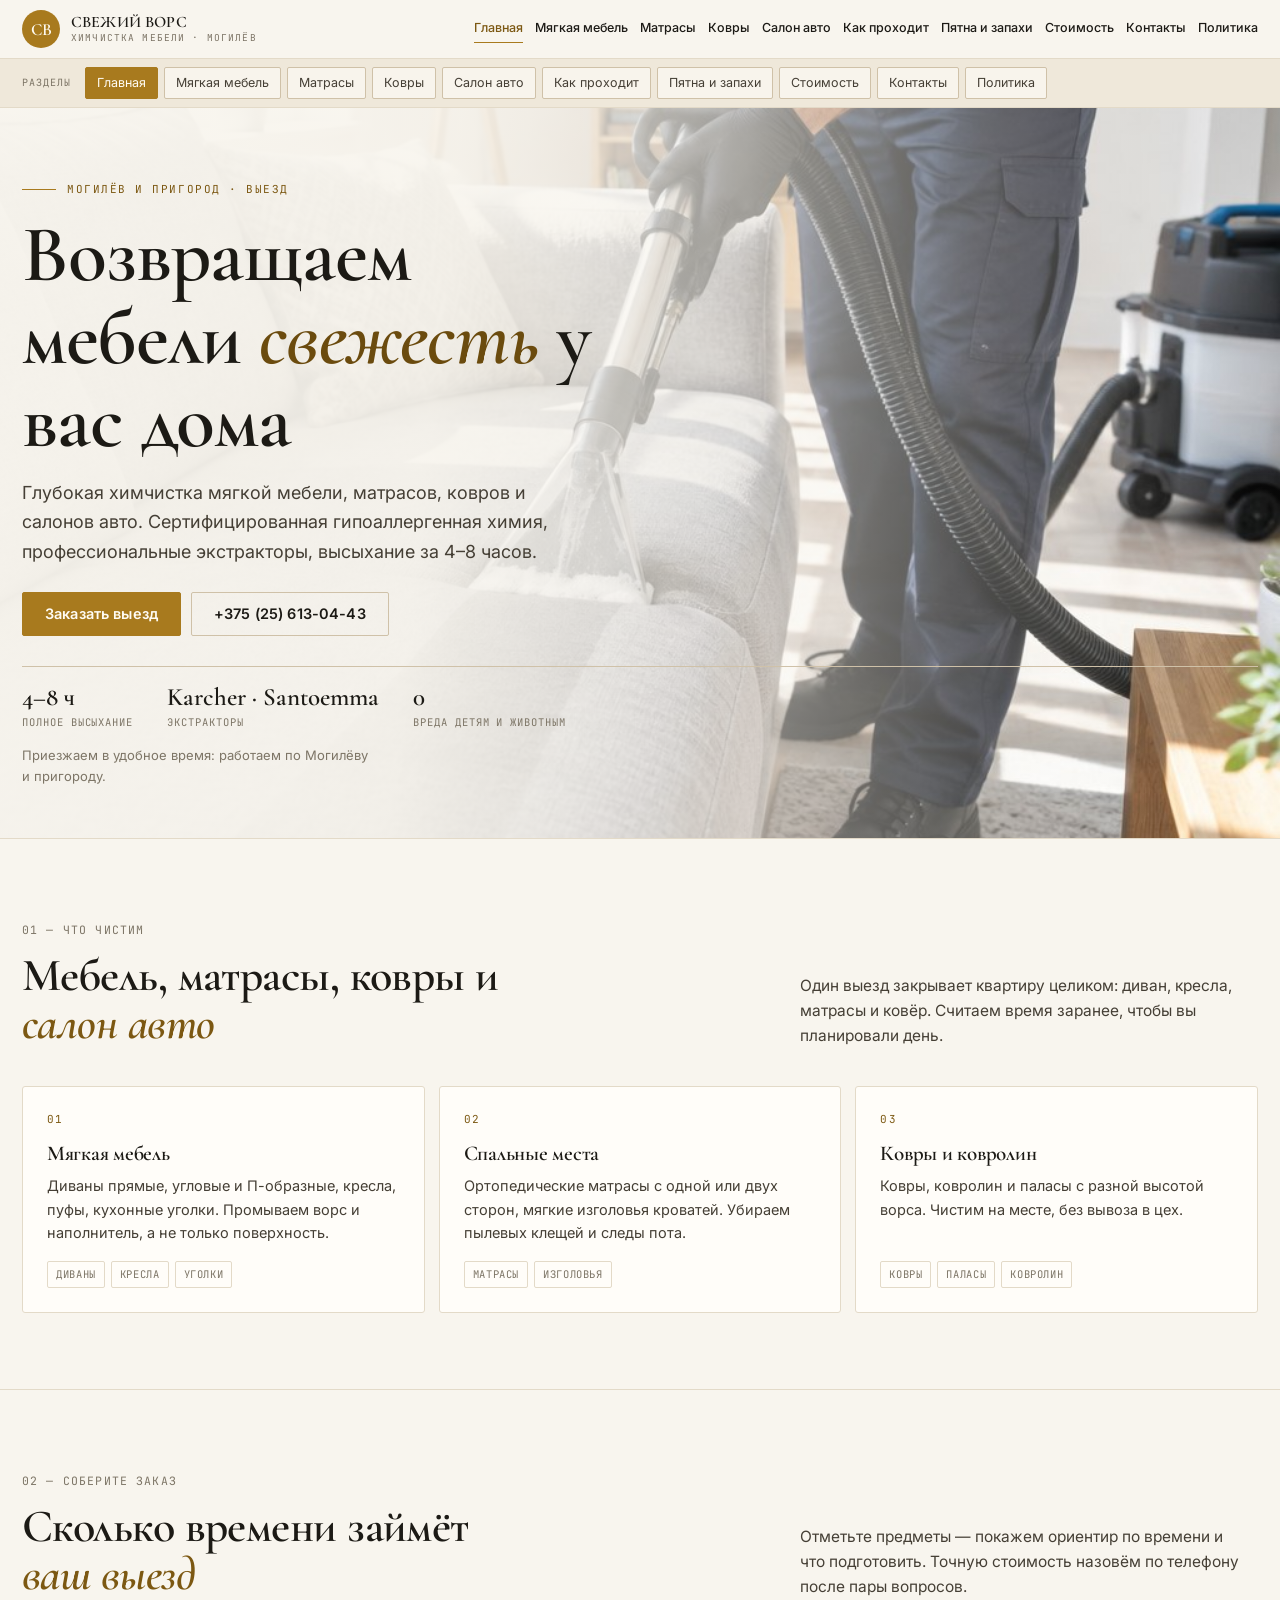
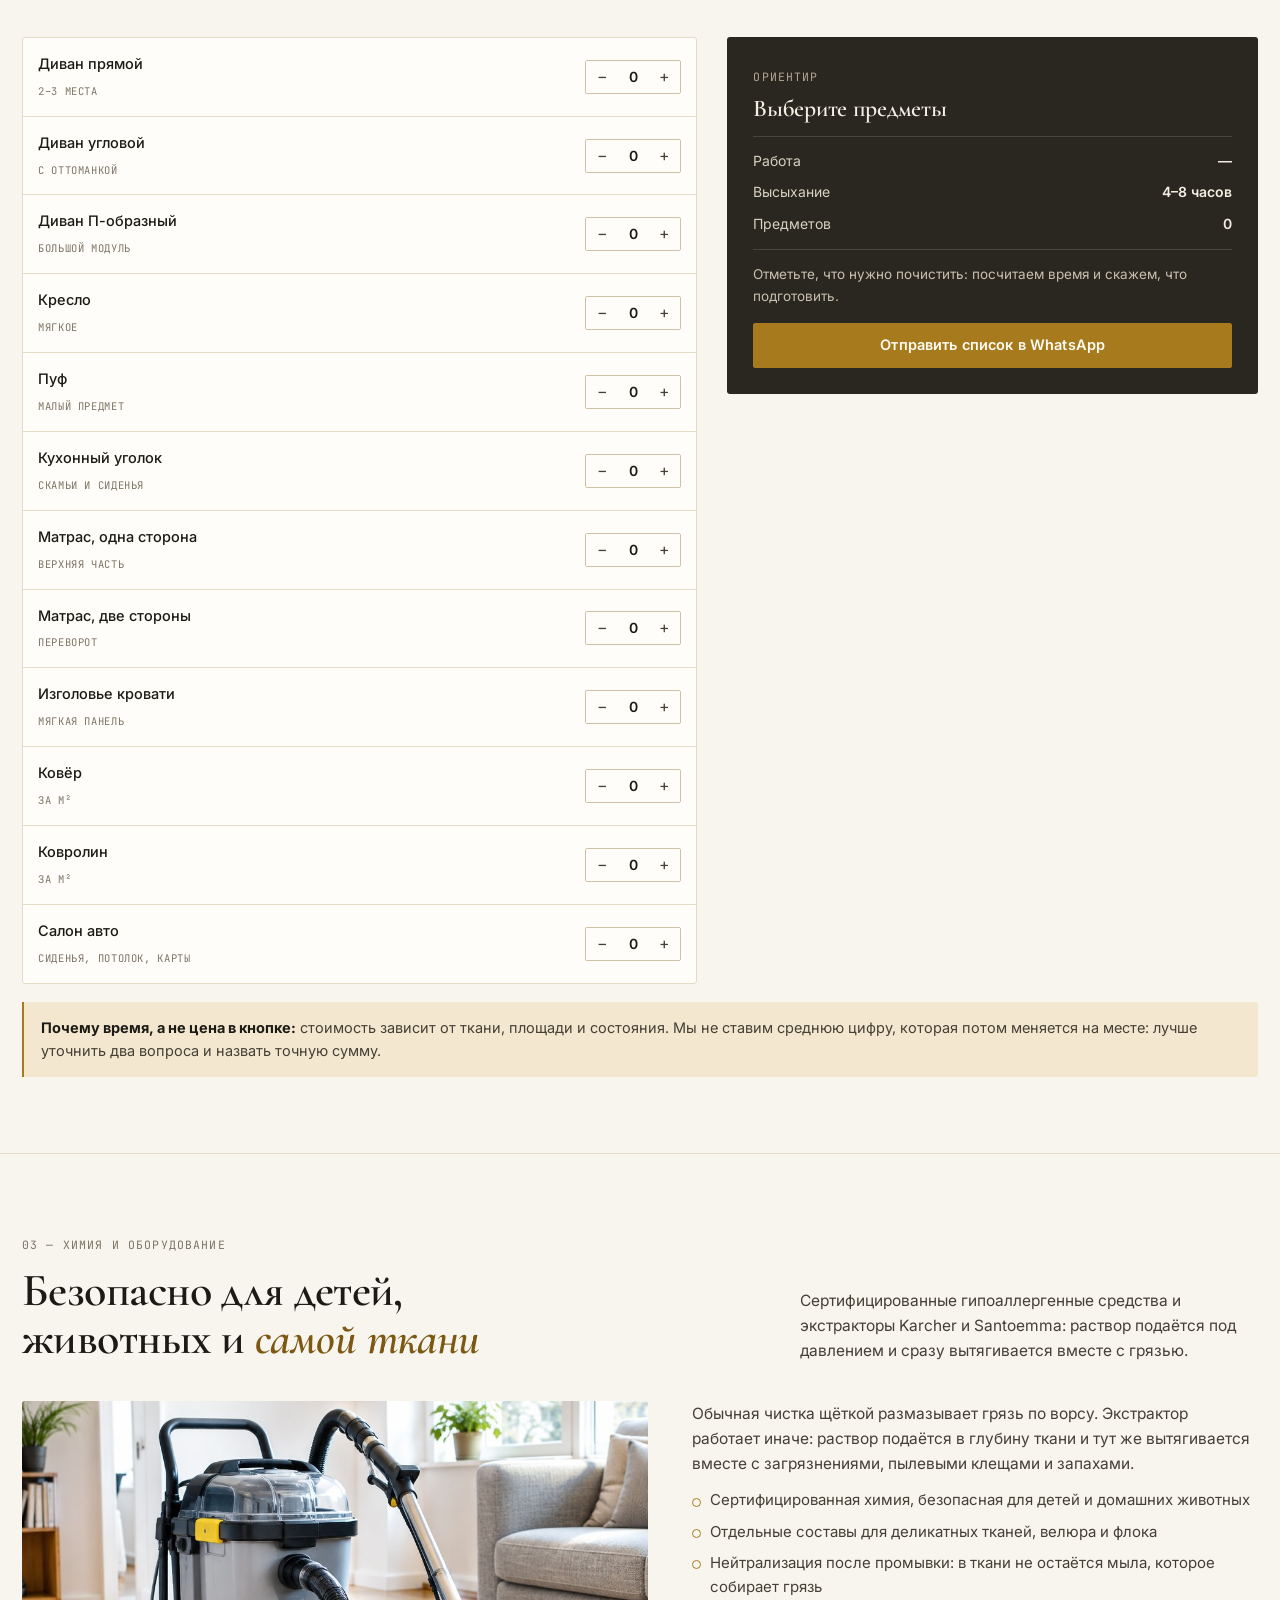
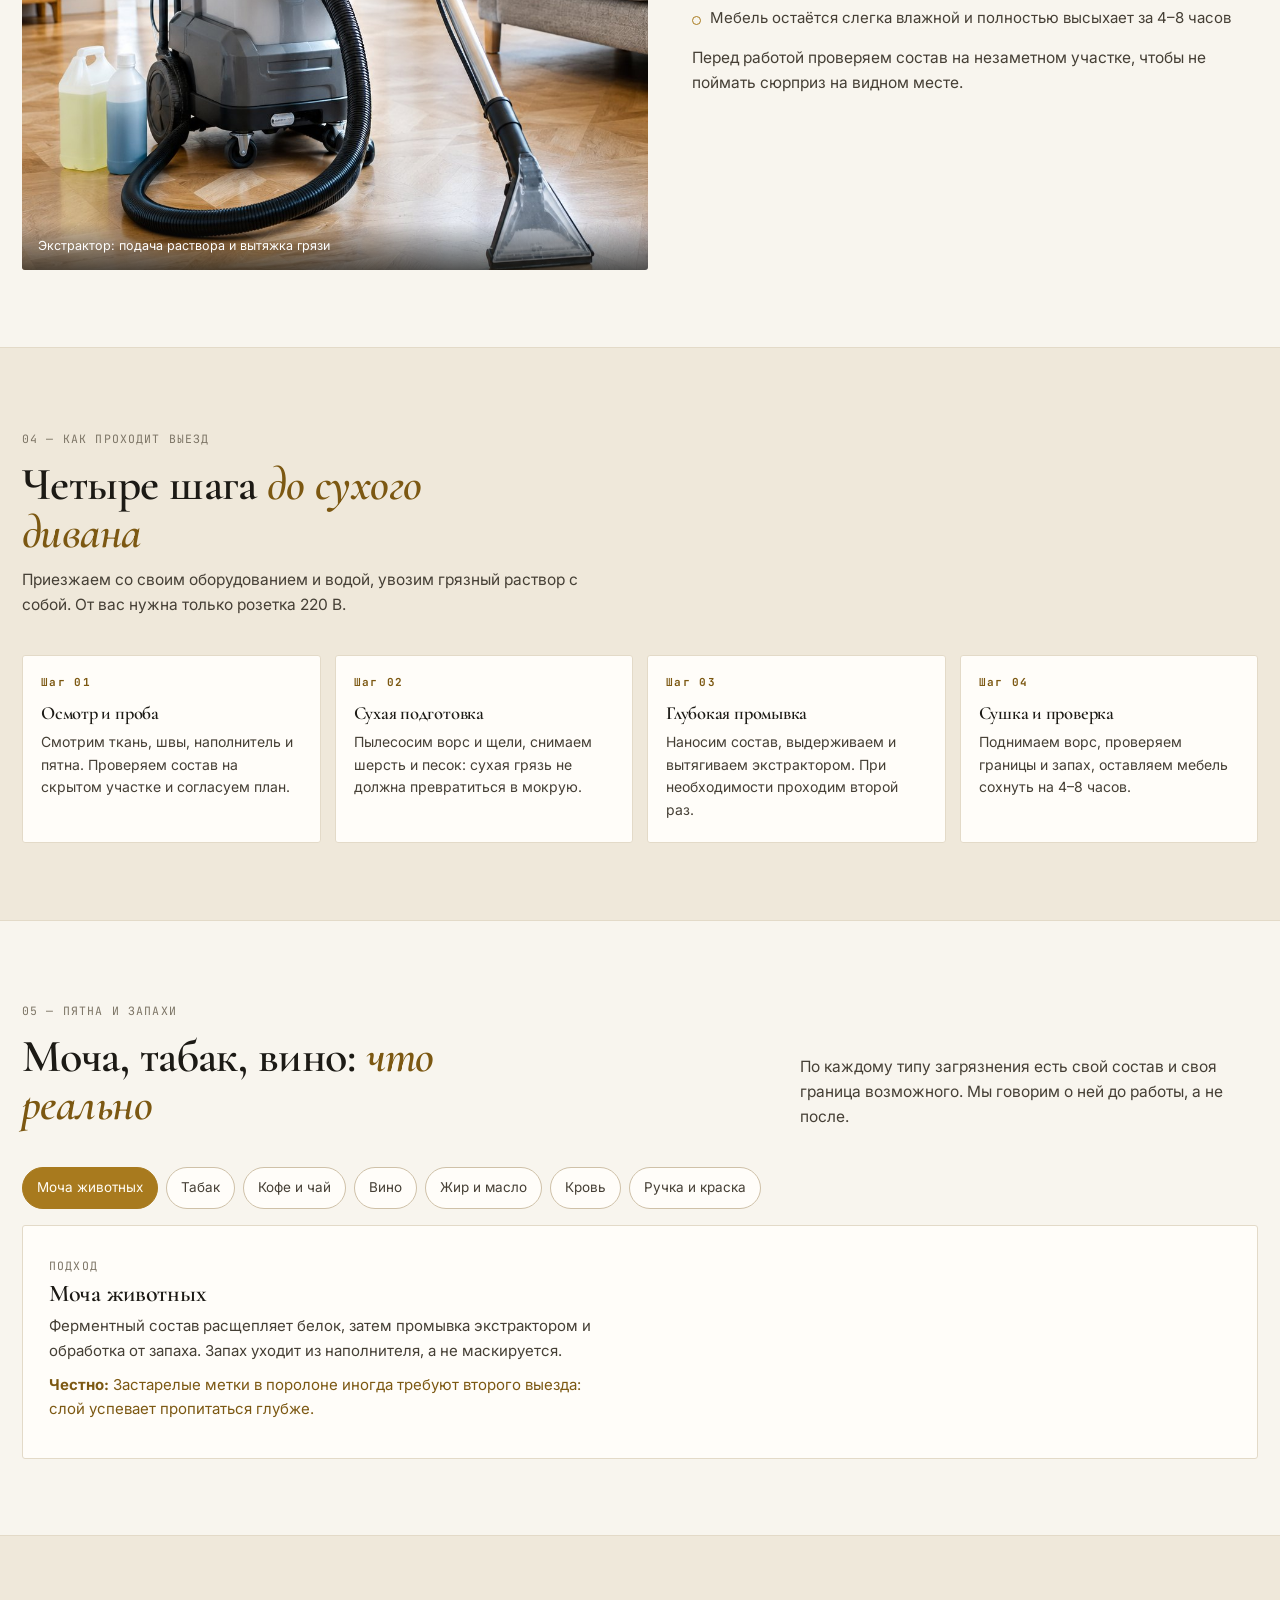
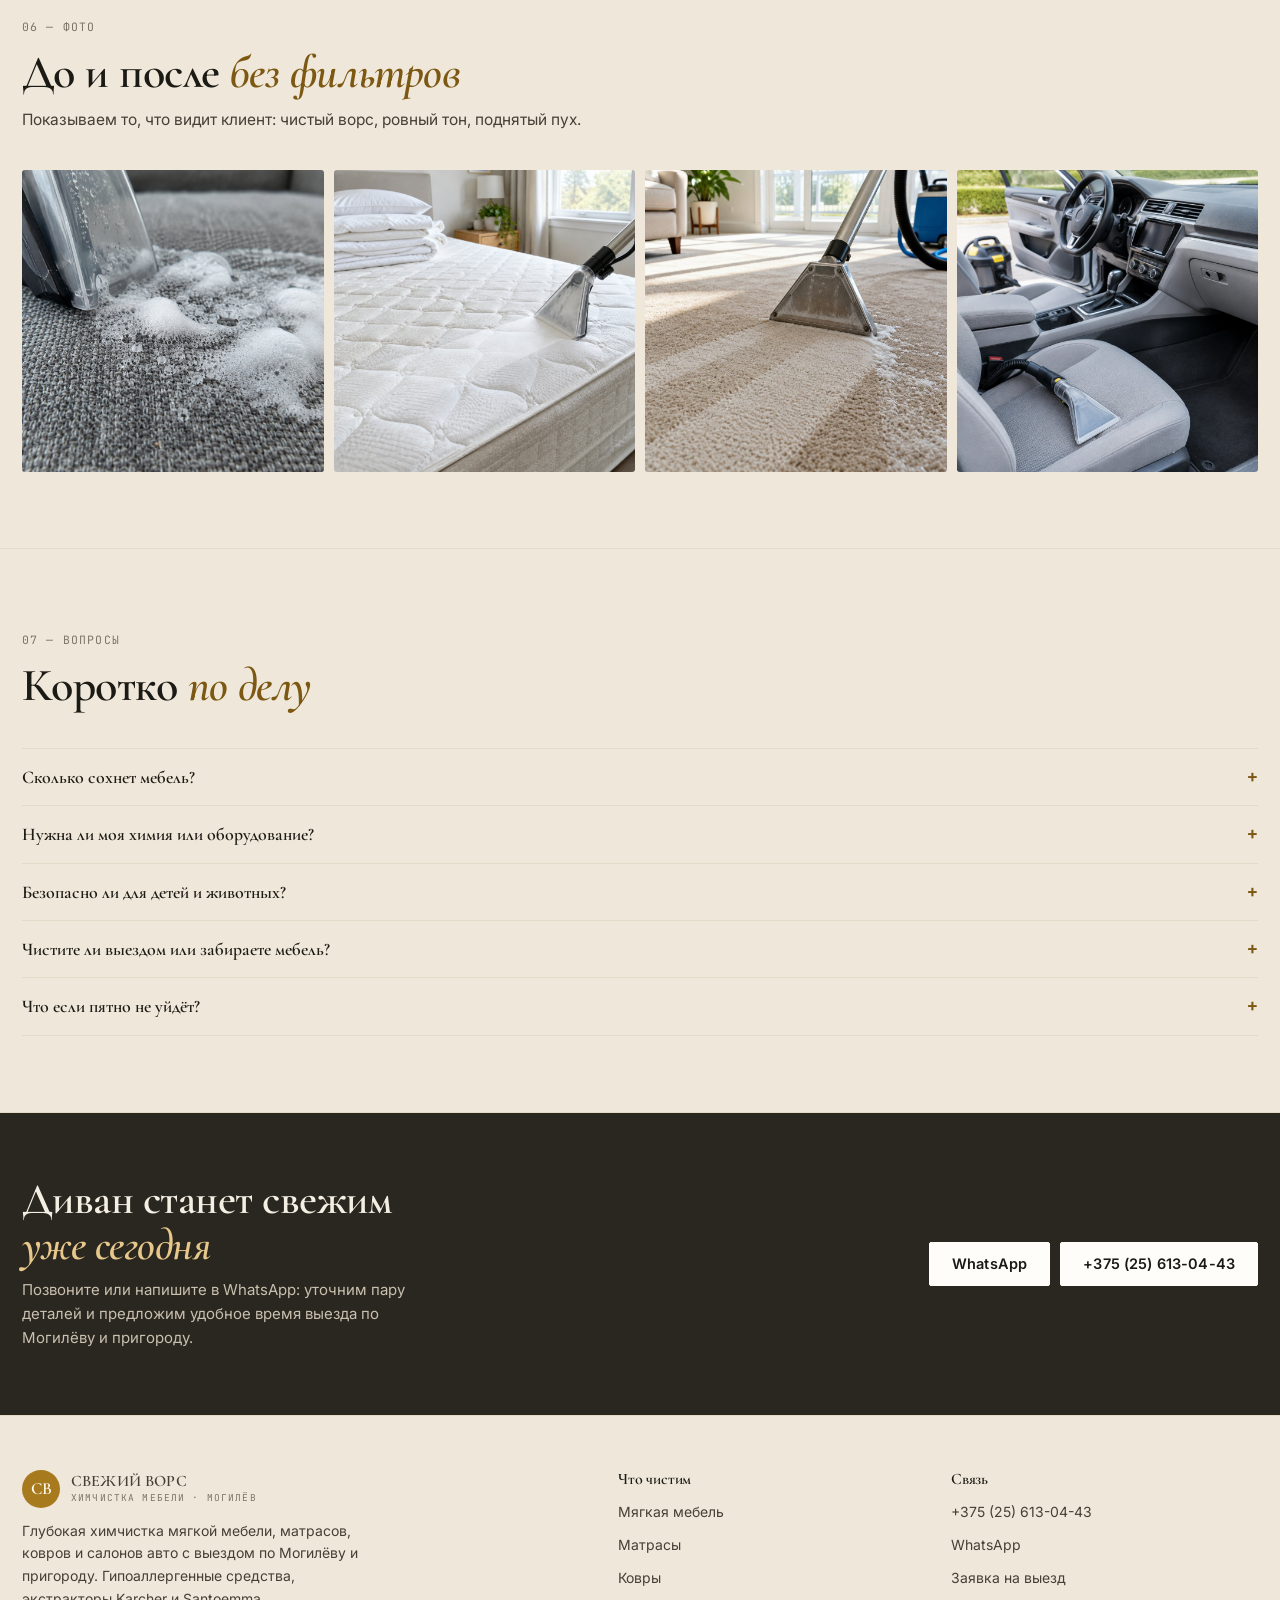
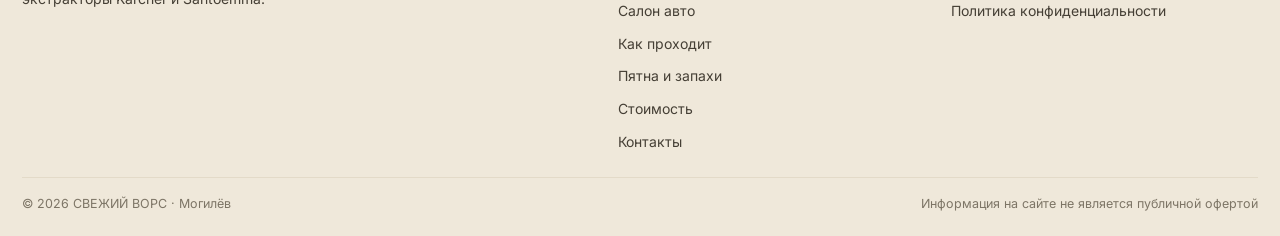
<file: index.html>
<!DOCTYPE html><html lang="ru"><head><meta charset="utf-8"><meta name="viewport" content="width=device-width,initial-scale=1"><title>Химчистка мебели в Могилёве с выездом — СВЕЖИЙ ВОРС</title><meta name="description" content="Глубокая химчистка диванов, матрасов, ковров и салонов авто в Могилёве и пригороде. Гипоаллергенные средства, экстракторы Karcher и Santoemma, высыхание 4–8 часов."><link rel="icon" href="data:image/svg+xml,%3Csvg xmlns='http://www.w3.org/2000/svg' viewBox='0 0 64 64'%3E%3Crect width='64' height='64' rx='14' fill='%23A87A1E'/%3E%3Cpath d='M20 44c0-12 6-20 12-24 6 4 12 12 12 24z' fill='%23FFFCF4'/%3E%3C/svg%3E"><style>:root{--paper:#F8F5EE;--paper2:#EFE8DA;--white:#FFFDF9;--ink:#1C1A15;--ink2:#453F35;--muted:#7D7566;--line:#E3DAC8;--line2:#CFC1A8;--gold:#A87A1E;--gold-d:#7C5812;--gold-l:#F3E8CF;--deep:#2A2721;--cream:#F5EFE3;--d:'Cormorant Garamond',Georgia,serif;--b:'Inter',system-ui,sans-serif;--m:'JetBrains Mono',ui-monospace,monospace;--pad:22px;--max:1240px}*{box-sizing:border-box}body{margin:0;background:var(--paper);color:var(--ink);font:400 16px/1.62 var(--b);-webkit-font-smoothing:antialiased}img{max-width:100%;display:block}a{color:inherit;text-decoration:none}button{font:inherit;color:inherit;border:0;background:none;cursor:pointer}h1,h2,h3{margin:0;font-family:var(--d);font-weight:600;line-height:1.04}[hidden]{display:none!important}.wrap{width:min(var(--max),100% - var(--pad)*2);margin-inline:auto}.header{position:sticky;top:0;z-index:60;background:rgba(248,245,238,.94);border-bottom:1px solid var(--line)}.header__in{display:flex;align-items:center;gap:14px;padding:10px 0}.hero{position:relative;isolation:isolate;min-height:clamp(520px,76vh,780px);display:flex;align-items:flex-end;overflow:hidden;border-bottom:1px solid var(--line)}.hero__bg{position:absolute;inset:0;z-index:-2}.hero__bg img{width:100%;height:100%;object-fit:cover}.hero::after{content:'';position:absolute;inset:0;z-index:-1;background:linear-gradient(96deg,rgba(248,245,238,.97) 0%,rgba(248,245,238,.93) 34%,rgba(248,245,238,.52) 62%,rgba(248,245,238,.03) 95%)}.hero__in{padding:clamp(34px,5vw,64px) 0 clamp(30px,4vw,52px)}.hero h1{font-size:clamp(2.5rem,6.4vw,5rem);max-width:16ch;margin:14px 0 0}.hero h1 em{font-style:italic;color:#6B4B0E}.hero__lead{margin-top:16px;max-width:50ch;font-size:clamp(15px,1.5vw,18px);color:var(--ink2)}.hero__acts{display:flex;flex-wrap:wrap;gap:10px;margin-top:26px}.btn{display:inline-flex;align-items:center;justify-content:center;gap:9px;padding:14px 22px;border-radius:2px;background:var(--gold);color:#FFFCF4;font:600 14.5px/1 var(--b);border:1px solid var(--gold)}.btn--ghost{background:transparent;color:var(--ink);border-color:var(--line2)}.btn--light{background:var(--white);color:var(--ink);border-color:var(--white)}.kick{display:inline-flex;align-items:center;gap:11px;font-family:var(--m);font-size:11px;letter-spacing:.14em;text-transform:uppercase;color:var(--gold-d)}.kick::before{content:'';width:34px;height:1px;background:var(--gold)}.mono{font-family:var(--m);font-size:11.5px;letter-spacing:.1em;text-transform:uppercase;color:var(--muted)}.logo{display:flex;align-items:center;gap:11px}.logo__mark{width:38px;height:38px;border-radius:50%;background:var(--gold);color:#FFFCF4;display:flex;align-items:center;justify-content:center;font:600 17px/1 var(--d)}.logo__txt{display:flex;flex-direction:column;line-height:1.15}.logo__txt b{font:600 16px/1.1 var(--d)}.logo__txt i{font-style:normal;font-family:var(--m);font-size:9.5px;letter-spacing:.12em;text-transform:uppercase;color:var(--muted);margin-top:2px}.burger{display:none;width:42px;height:42px;border:1px solid var(--line2);border-radius:2px;align-items:center;justify-content:center;flex-direction:column;gap:4px}.burger i{display:block;width:17px;height:1.5px;background:var(--ink)}.drawer{position:fixed;inset:0;z-index:100;background:rgba(28,26,21,.55);display:flex;justify-content:flex-end}.drawer__in{width:min(420px,100%);background:var(--paper);height:100%;overflow-y:auto;padding:18px 20px 30px}body.is-locked{overflow:hidden}@media(max-width:1099px){.nav,.header__tel,.header__in .btn{display:none}.burger{display:flex;margin-left:auto}.strip{display:none}.mbar{display:flex}}@media(max-width:860px){.hero::after{background:linear-gradient(to top,rgba(248,245,238,.98) 0%,rgba(248,245,238,.96) 52%,rgba(248,245,238,.74) 78%,rgba(248,245,238,.2) 100%)}}</style><link rel="preconnect" href="https://fonts.googleapis.com"><link rel="preconnect" href="https://fonts.gstatic.com" crossorigin><link href="https://fonts.googleapis.com/css2?family=Cormorant+Garamond:ital,wght@0,500;0,600;1,500;1,600&family=Inter:wght@400;500;600&family=JetBrains+Mono:wght@400;500&display=swap" rel="stylesheet"><link rel="stylesheet" href="assets/css/site.v1.css"></head><body><header class="header"><div class="wrap header__in"><a class="logo" href="index.html"><span class="logo__mark">СВ</span><span class="logo__txt"><b>СВЕЖИЙ ВОРС</b><i>химчистка мебели · Могилёв</i></span></a><nav class="nav" aria-label="Основное меню"><a href="index.html" class="is-on">Главная</a><a href="mebel.html">Мягкая мебель</a><a href="matrasy.html">Матрасы</a><a href="kovry.html">Ковры</a><a href="avto.html">Салон авто</a><a href="process.html">Как проходит</a><a href="pyatna.html">Пятна и запахи</a><a href="cena.html">Стоимость</a><a href="kontakty.html">Контакты</a><a href="politika.html">Политика</a></nav><a class="header__tel" href="tel:+375256130443">+375 (25) 613-04-43</a><a class="btn btn--sm" href="kontakty.html">Заказать выезд</a><button class="burger" type="button" aria-label="Меню" aria-expanded="false" aria-controls="drawer"><i></i><i></i><i></i></button></div></header><div class="strip"><div class="wrap strip__in"><span class="mono">Разделы</span><a href="index.html" aria-current="page">Главная</a><a href="mebel.html">Мягкая мебель</a><a href="matrasy.html">Матрасы</a><a href="kovry.html">Ковры</a><a href="avto.html">Салон авто</a><a href="process.html">Как проходит</a><a href="pyatna.html">Пятна и запахи</a><a href="cena.html">Стоимость</a><a href="kontakty.html">Контакты</a><a href="politika.html">Политика</a></div></div><div class="drawer" id="drawer" role="dialog" aria-modal="true" aria-label="Меню" hidden><div class="drawer__in"><div class="drawer__top"><a class="logo" href="index.html"><span class="logo__mark">СВ</span><span class="logo__txt"><b>СВЕЖИЙ ВОРС</b><i>химчистка мебели · Могилёв</i></span></a><button class="burger is-close" type="button" data-close aria-label="Закрыть меню"><i></i><i></i><i></i></button></div><nav><a href="index.html">Главная</a><a href="mebel.html">Мягкая мебель</a><a href="matrasy.html">Матрасы</a><a href="kovry.html">Ковры</a><a href="avto.html">Салон авто</a><a href="process.html">Как проходит</a><a href="pyatna.html">Пятна и запахи</a><a href="cena.html">Стоимость</a><a href="kontakty.html">Контакты</a><a href="politika.html">Политика</a></nav><div class="drawer__act"><a class="btn" href="tel:+375256130443">Позвонить</a><a class="btn btn--ghost" href="https://wa.me/375256130443" target="_blank" rel="noopener">WhatsApp</a></div></div></div><main><section class="hero"><div class="hero__bg"><img src="assets/img/hero.jpg" alt="Химчистка дивана экстрактором в светлой квартире"></div><div class="wrap hero__in"><span class="kick">Могилёв и пригород · выезд</span><h1>Возвращаем мебели <em>свежесть</em> у вас дома</h1><p class="hero__lead">Глубокая химчистка мягкой мебели, матрасов, ковров и салонов авто. Сертифицированная гипоаллергенная химия, профессиональные экстракторы, высыхание за 4–8 часов.</p><div class="hero__acts"><a class="btn" href="kontakty.html">Заказать выезд</a><a class="btn btn--ghost" href="+375256130443">+375 (25) 613-04-43</a></div><div class="hero__figs"><div><b>4–8 ч</b><span>полное высыхание</span></div><div><b>Karcher · Santoemma</b><span>экстракторы</span></div><div><b>0</b><span>вреда детям и животным</span></div></div><p class="hero__note">Приезжаем в удобное время: работаем по Могилёву и пригороду.</p></div></section><section class="sect "><div class="wrap"><div class="sect__head"><div><span class="mono">01 — что чистим</span><h2>Мебель, матрасы, ковры и <em>салон авто</em></h2></div><p>Один выезд закрывает квартиру целиком: диван, кресла, матрасы и ковёр. Считаем время заранее, чтобы вы планировали день.</p></div><div class="cards"><article class="card"><span class="card__n">01</span><h3>Мягкая мебель</h3><p>Диваны прямые, угловые и П-образные, кресла, пуфы, кухонные уголки. Промываем ворс и наполнитель, а не только поверхность.</p><div class="card__tags"><span>диваны</span><span>кресла</span><span>уголки</span></div></article><article class="card"><span class="card__n">02</span><h3>Спальные места</h3><p>Ортопедические матрасы с одной или двух сторон, мягкие изголовья кроватей. Убираем пылевых клещей и следы пота.</p><div class="card__tags"><span>матрасы</span><span>изголовья</span></div></article><article class="card"><span class="card__n">03</span><h3>Ковры и ковролин</h3><p>Ковры, ковролин и паласы с разной высотой ворса. Чистим на месте, без вывоза в цех.</p><div class="card__tags"><span>ковры</span><span>паласы</span><span>ковролин</span></div></article></div></div></section><section class="sect "><div class="wrap"><div class="sect__head"><div><span class="mono">02 — соберите заказ</span><h2>Сколько времени займёт <em>ваш выезд</em></h2></div><p>Отметьте предметы — покажем ориентир по времени и что подготовить. Точную стоимость назовём по телефону после пары вопросов.</p></div><div class="cfg" data-cfg><div class="cfg__list"><div class="cfg__i"><div style="flex:1"><b>Диван прямой</b><br><small>2–3 места</small></div><div class="stp"><button type="button" data-step="-1" data-k="sofa1" aria-label="Убрать">−</button><span data-v="sofa1">0</span><button type="button" data-step="1" data-k="sofa1" aria-label="Добавить">+</button></div></div><div class="cfg__i"><div style="flex:1"><b>Диван угловой</b><br><small>с оттоманкой</small></div><div class="stp"><button type="button" data-step="-1" data-k="sofaU" aria-label="Убрать">−</button><span data-v="sofaU">0</span><button type="button" data-step="1" data-k="sofaU" aria-label="Добавить">+</button></div></div><div class="cfg__i"><div style="flex:1"><b>Диван П-образный</b><br><small>большой модуль</small></div><div class="stp"><button type="button" data-step="-1" data-k="sofaP" aria-label="Убрать">−</button><span data-v="sofaP">0</span><button type="button" data-step="1" data-k="sofaP" aria-label="Добавить">+</button></div></div><div class="cfg__i"><div style="flex:1"><b>Кресло</b><br><small>мягкое</small></div><div class="stp"><button type="button" data-step="-1" data-k="chair" aria-label="Убрать">−</button><span data-v="chair">0</span><button type="button" data-step="1" data-k="chair" aria-label="Добавить">+</button></div></div><div class="cfg__i"><div style="flex:1"><b>Пуф</b><br><small>малый предмет</small></div><div class="stp"><button type="button" data-step="-1" data-k="puff" aria-label="Убрать">−</button><span data-v="puff">0</span><button type="button" data-step="1" data-k="puff" aria-label="Добавить">+</button></div></div><div class="cfg__i"><div style="flex:1"><b>Кухонный уголок</b><br><small>скамьи и сиденья</small></div><div class="stp"><button type="button" data-step="-1" data-k="corner" aria-label="Убрать">−</button><span data-v="corner">0</span><button type="button" data-step="1" data-k="corner" aria-label="Добавить">+</button></div></div><div class="cfg__i"><div style="flex:1"><b>Матрас, одна сторона</b><br><small>верхняя часть</small></div><div class="stp"><button type="button" data-step="-1" data-k="mat1" aria-label="Убрать">−</button><span data-v="mat1">0</span><button type="button" data-step="1" data-k="mat1" aria-label="Добавить">+</button></div></div><div class="cfg__i"><div style="flex:1"><b>Матрас, две стороны</b><br><small>переворот</small></div><div class="stp"><button type="button" data-step="-1" data-k="mat2" aria-label="Убрать">−</button><span data-v="mat2">0</span><button type="button" data-step="1" data-k="mat2" aria-label="Добавить">+</button></div></div><div class="cfg__i"><div style="flex:1"><b>Изголовье кровати</b><br><small>мягкая панель</small></div><div class="stp"><button type="button" data-step="-1" data-k="head" aria-label="Убрать">−</button><span data-v="head">0</span><button type="button" data-step="1" data-k="head" aria-label="Добавить">+</button></div></div><div class="cfg__i"><div style="flex:1"><b>Ковёр</b><br><small>за м²</small></div><div class="stp"><button type="button" data-step="-1" data-k="rug" aria-label="Убрать">−</button><span data-v="rug">0</span><button type="button" data-step="1" data-k="rug" aria-label="Добавить">+</button></div></div><div class="cfg__i"><div style="flex:1"><b>Ковролин</b><br><small>за м²</small></div><div class="stp"><button type="button" data-step="-1" data-k="carpet" aria-label="Убрать">−</button><span data-v="carpet">0</span><button type="button" data-step="1" data-k="carpet" aria-label="Добавить">+</button></div></div><div class="cfg__i"><div style="flex:1"><b>Салон авто</b><br><small>сиденья, потолок, карты</small></div><div class="stp"><button type="button" data-step="-1" data-k="auto" aria-label="Убрать">−</button><span data-v="auto">0</span><button type="button" data-step="1" data-k="auto" aria-label="Добавить">+</button></div></div></div><div class="cfg__out"><span class="mono">Ориентир</span><h3 data-out-h>Выберите предметы</h3><div class="cfg__sum"><div><span>Работа</span><b data-out-time>—</b></div><div><span>Высыхание</span><b>4–8 часов</b></div><div><span>Предметов</span><b data-out-count>0</b></div></div><p class="cfg__need" data-out-need>Отметьте, что нужно почистить: посчитаем время и скажем, что подготовить.</p><a class="btn" data-out-wa href="https://wa.me/375256130443" target="_blank" rel="noopener">Отправить список в WhatsApp</a></div></div><div style="margin-top:18px"><div class="note"><b>Почему время, а не цена в кнопке:</b> стоимость зависит от ткани, площади и состояния. Мы не ставим среднюю цифру, которая потом меняется на месте: лучше уточнить два вопроса и назвать точную сумму.</div></div></div></section><section class="sect "><div class="wrap"><div class="sect__head"><div><span class="mono">03 — химия и оборудование</span><h2>Безопасно для детей, животных и <em>самой ткани</em></h2></div><p>Сертифицированные гипоаллергенные средства и экстракторы Karcher и Santoemma: раствор подаётся под давлением и сразу вытягивается вместе с грязью.</p></div><div class="split"><figure class="figure"><img src="assets/img/machine.jpg" alt="Профессиональный экстрактор в светлой квартире"><figcaption>Экстрактор: подача раствора и вытяжка грязи</figcaption></figure><div class="prose"><p>Обычная чистка щёткой размазывает грязь по ворсу. Экстрактор работает иначе: раствор подаётся в глубину ткани и тут же вытягивается вместе с загрязнениями, пылевыми клещами и запахами.</p><ul><li>Сертифицированная химия, безопасная для детей и домашних животных</li><li>Отдельные составы для деликатных тканей, велюра и флока</li><li>Нейтрализация после промывки: в ткани не остаётся мыла, которое собирает грязь</li><li>Мебель остаётся слегка влажной и полностью высыхает за 4–8 часов</li></ul><p>Перед работой проверяем состав на незаметном участке, чтобы не поймать сюрприз на видном месте.</p></div></div></div></section><section class="sect sect--dim"><div class="wrap"><div class="sect__head sect__head--one"><div><span class="mono">04 — как проходит выезд</span><h2>Четыре шага <em>до сухого дивана</em></h2><p>Приезжаем со своим оборудованием и водой, увозим грязный раствор с собой. От вас нужна только розетка 220 В.</p></div></div><div class="steps"><div class="step"><b>Шаг 01</b><h3>Осмотр и проба</h3><p>Смотрим ткань, швы, наполнитель и пятна. Проверяем состав на скрытом участке и согласуем план.</p></div><div class="step"><b>Шаг 02</b><h3>Сухая подготовка</h3><p>Пылесосим ворс и щели, снимаем шерсть и песок: сухая грязь не должна превратиться в мокрую.</p></div><div class="step"><b>Шаг 03</b><h3>Глубокая промывка</h3><p>Наносим состав, выдерживаем и вытягиваем экстрактором. При необходимости проходим второй раз.</p></div><div class="step"><b>Шаг 04</b><h3>Сушка и проверка</h3><p>Поднимаем ворс, проверяем границы и запах, оставляем мебель сохнуть на 4–8 часов.</p></div></div></div></section><section class="sect "><div class="wrap"><div class="sect__head"><div><span class="mono">05 — пятна и запахи</span><h2>Моча, табак, вино: <em>что реально</em></h2></div><p>По каждому типу загрязнения есть свой состав и своя граница возможного. Мы говорим о ней до работы, а не после.</p></div><div data-stains><div class="chips"><button class="chip" type="button" data-stain="urine" aria-pressed="false">Моча животных</button><button class="chip" type="button" data-stain="tobacco" aria-pressed="false">Табак</button><button class="chip" type="button" data-stain="coffee" aria-pressed="false">Кофе и чай</button><button class="chip" type="button" data-stain="wine" aria-pressed="false">Вино</button><button class="chip" type="button" data-stain="fat" aria-pressed="false">Жир и масло</button><button class="chip" type="button" data-stain="blood" aria-pressed="false">Кровь</button><button class="chip" type="button" data-stain="ink" aria-pressed="false">Ручка и краска</button></div><div class="stain"><div data-sd="urine" hidden><span class="mono">Подход</span><h3>Моча животных</h3><p>Ферментный состав расщепляет белок, затем промывка экстрактором и обработка от запаха. Запах уходит из наполнителя, а не маскируется.</p><p style="color:var(--gold-d)"><b>Честно:</b> Застарелые метки в поролоне иногда требуют второго выезда: слой успевает пропитаться глубже.</p></div><div data-sd="tobacco" hidden><span class="mono">Подход</span><h3>Табак</h3><p>Щелочная промывка с последующей нейтрализацией и высушиванием. Запах табака держится в ворсе и наполнителе, поэтому важно не «залить», а вымыть.</p><p style="color:var(--gold-d)"><b>Честно:</b> Если в квартире курят постоянно, эффект вернётся: источник запаха остаётся в воздухе и стенах.</p></div><div data-sd="coffee" hidden><span class="mono">Подход</span><h3>Кофе и чай</h3><p>Кислородный состав на пятно, короткая выдержка, затем экстракция. Работаем от края к центру, чтобы не разнести границу.</p><p style="color:var(--gold-d)"><b>Честно:</b> Старые пятна на светлой ткани могут дать остаточный контур — предупредим до работы.</p></div><div data-sd="wine" hidden><span class="mono">Подход</span><h3>Вино</h3><p>Свежее пятно выводится почти полностью: промывка холодной водой и кислородный состав. Главное — не тереть и не сушить феном.</p><p style="color:var(--gold-d)"><b>Честно:</b> Красное вино, высохшее неделями, часто оставляет лёгкий тон.</p></div><div data-sd="fat" hidden><span class="mono">Подход</span><h3>Жир и масло</h3><p>Обезжириватель с ПАВ, затем промывка тёплым раствором и экстракция. На кухонных уголках работаем по всей плоскости, чтобы не было разницы в тоне.</p><p style="color:var(--gold-d)"><b>Честно:</b> Застарелый жир на подлокотниках уходит за один-два прохода.</p></div><div data-sd="blood" hidden><span class="mono">Подход</span><h3>Кровь</h3><p>Только холодная вода и ферментный состав: горячее закрепляет белок. Промываем и просушиваем.</p><p style="color:var(--gold-d)"><b>Честно:</b> Свежее пятно уходит почти всегда, давнее — до светлого следа.</p></div><div data-sd="ink" hidden><span class="mono">Подход</span><h3>Ручка и краска</h3><p>Работаем растворителем точечно, с проверкой на незаметном участке. После — нейтрализация, чтобы не осталось разводов.</p><p style="color:var(--gold-d)"><b>Честно:</b> Пигмент краски в волокне может остаться частично: честно скажем до начала.</p></div></div></div></div></section><section class="sect sect--dim"><div class="wrap"><div class="sect__head sect__head--one"><div><span class="mono">06 — фото</span><h2>До и после <em>без фильтров</em></h2><p>Показываем то, что видит клиент: чистый ворс, ровный тон, поднятый пух.</p></div></div><div class="gal"><figure><img src="assets/img/foam.jpg" alt="Пена на ворсе дивана" loading="lazy"></figure><figure><img src="assets/img/matras.jpg" alt="Химчистка матраса" loading="lazy"></figure><figure><img src="assets/img/carpet.jpg" alt="Чистка ковра экстрактором" loading="lazy"></figure><figure><img src="assets/img/auto.jpg" alt="Салон авто после химчистки" loading="lazy"></figure></div></div></section><section class="sect sect--dim"><div class="wrap"><div class="sect__head sect__head--one"><div><span class="mono">07 — вопросы</span><h2>Коротко <em>по делу</em></h2></div></div><div class="faq"><details><summary>Сколько сохнет мебель?</summary><p>Обычно 4–8 часов. Всё зависит от ткани, наполнителя и влажности в комнате. Мы не оставляем мебель мокрой: экстрактор вытягивает основную часть влаги, поверхность остаётся слегка влажной.</p></details><details><summary>Нужна ли моя химия или оборудование?</summary><p>Нет. Приезжаем со своим экстрактором, составами и водой. От вас нужна розетка 220 В рядом с мебелью и свободный подход к предмету.</p></details><details><summary>Безопасно ли для детей и животных?</summary><p>Да. Используем сертифицированные гипоаллергенные средства, после промывки нейтрализуем состав. Пускать детей и питомцев на мебель лучше после высыхания.</p></details><details><summary>Чистите ли выездом или забираете мебель?</summary><p>Только на месте, у вас дома: диваны и матрасы не вывозим. Ковры и ковролин тоже чистим на полу.</p></details><details><summary>Что если пятно не уйдёт?</summary><p>О таких случаях говорим до начала работы: старый пигмент, краска или метки в наполнителе могут оставить след. За работу, о которой предупредили, оплата остаётся по договорённости.</p></details></div></div></section><section class="cta"><div class="wrap cta__in"><div><h2>Диван станет свежим <em>уже сегодня</em></h2><p>Позвоните или напишите в WhatsApp: уточним пару деталей и предложим удобное время выезда по Могилёву и пригороду.</p></div><div class="cta__acts"><a class="btn btn--light" href="https://wa.me/375256130443" target="_blank" rel="noopener">WhatsApp</a><a class="btn btn--light" href="tel:+375256130443">+375 (25) 613-04-43</a></div></div></section></main><footer class="footer"><div class="wrap"><div class="footer__top"><div class="footer__about"><a class="logo" href="index.html"><span class="logo__mark">СВ</span><span class="logo__txt"><b>СВЕЖИЙ ВОРС</b><i>химчистка мебели · Могилёв</i></span></a><p>Глубокая химчистка мягкой мебели, матрасов, ковров и салонов авто с выездом по Могилёву и пригороду. Гипоаллергенные средства, экстракторы Karcher и Santoemma.</p></div><div><h4>Что чистим</h4><ul><li><a href="mebel.html">Мягкая мебель</a></li><li><a href="matrasy.html">Матрасы</a></li><li><a href="kovry.html">Ковры</a></li><li><a href="avto.html">Салон авто</a></li><li><a href="process.html">Как проходит</a></li><li><a href="pyatna.html">Пятна и запахи</a></li><li><a href="cena.html">Стоимость</a></li><li><a href="kontakty.html">Контакты</a></li></ul></div><div><h4>Связь</h4><ul><li><a href="tel:+375256130443">+375 (25) 613-04-43</a></li><li><a href="https://wa.me/375256130443" target="_blank" rel="noopener">WhatsApp</a></li><li><a href="kontakty.html">Заявка на выезд</a></li><li><a href="politika.html">Политика конфиденциальности</a></li></ul></div></div><div class="footer__bottom"><span>© 2026 СВЕЖИЙ ВОРС · Могилёв</span><span>Информация на сайте не является публичной офертой</span></div></div></footer><div class="mbar"><a href="tel:+375256130443">Позвонить</a><a href="https://wa.me/375256130443" target="_blank" rel="noopener">WhatsApp</a><a href="kontakty.html">Заявка</a></div><script src="assets/js/main.v1.js" defer></script></body></html>
</file>
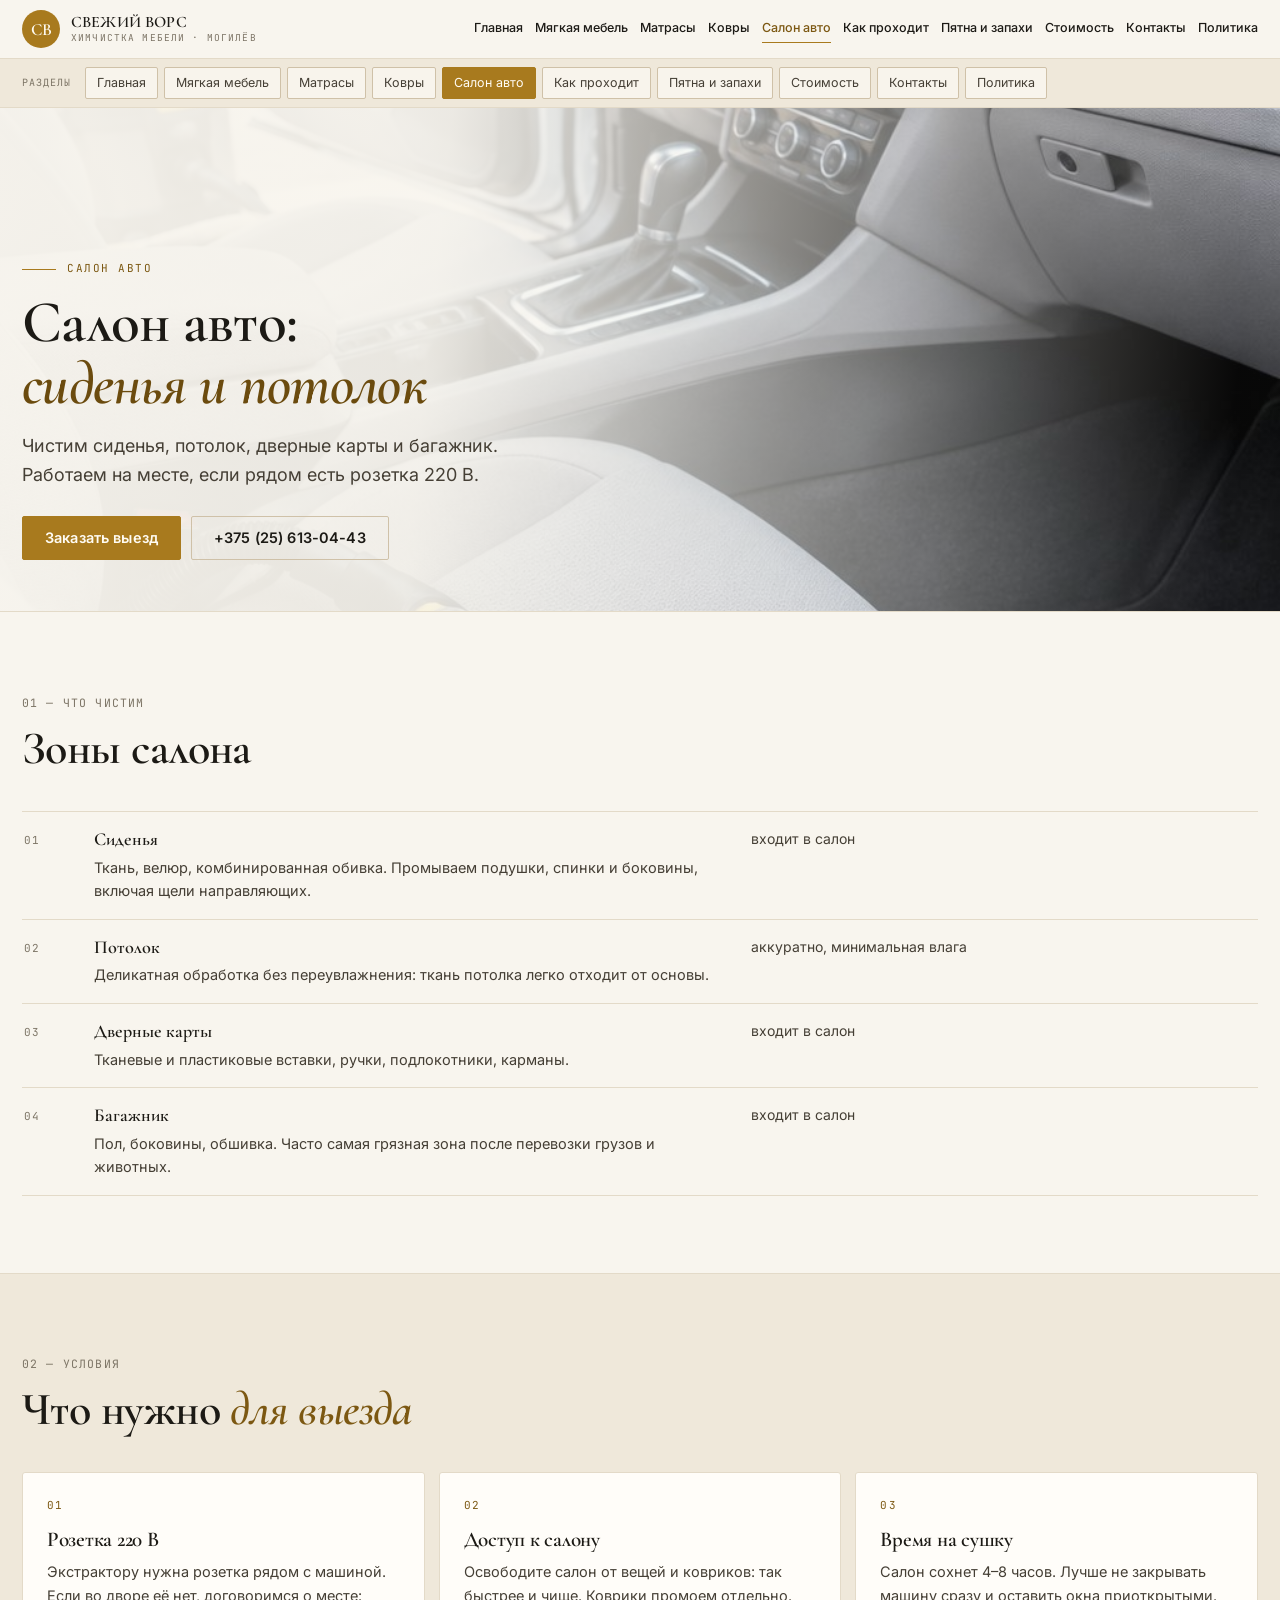
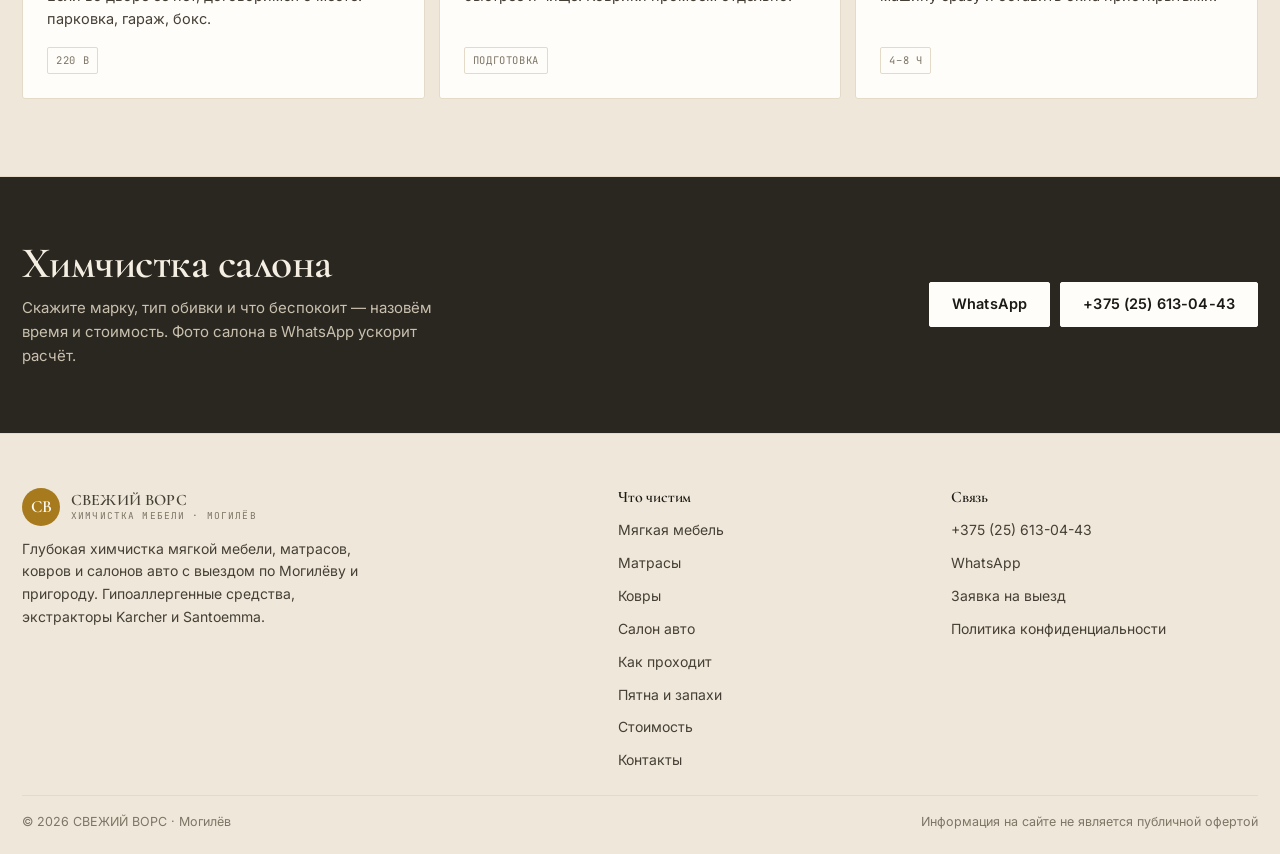
<file: avto.html>
<!DOCTYPE html><html lang="ru"><head><meta charset="utf-8"><meta name="viewport" content="width=device-width,initial-scale=1"><title>Химчистка салона авто в Могилёве — сиденья, потолок, карты</title><meta name="description" content="Химчистка салона автомобиля: сиденья, потолок, дверные карты и багажник. Экстракторная промывка на месте при наличии розетки 220 В."><link rel="icon" href="data:image/svg+xml,%3Csvg xmlns='http://www.w3.org/2000/svg' viewBox='0 0 64 64'%3E%3Crect width='64' height='64' rx='14' fill='%23A87A1E'/%3E%3Cpath d='M20 44c0-12 6-20 12-24 6 4 12 12 12 24z' fill='%23FFFCF4'/%3E%3C/svg%3E"><style>:root{--paper:#F8F5EE;--paper2:#EFE8DA;--white:#FFFDF9;--ink:#1C1A15;--ink2:#453F35;--muted:#7D7566;--line:#E3DAC8;--line2:#CFC1A8;--gold:#A87A1E;--gold-d:#7C5812;--gold-l:#F3E8CF;--deep:#2A2721;--cream:#F5EFE3;--d:'Cormorant Garamond',Georgia,serif;--b:'Inter',system-ui,sans-serif;--m:'JetBrains Mono',ui-monospace,monospace;--pad:22px;--max:1240px}*{box-sizing:border-box}body{margin:0;background:var(--paper);color:var(--ink);font:400 16px/1.62 var(--b);-webkit-font-smoothing:antialiased}img{max-width:100%;display:block}a{color:inherit;text-decoration:none}button{font:inherit;color:inherit;border:0;background:none;cursor:pointer}h1,h2,h3{margin:0;font-family:var(--d);font-weight:600;line-height:1.04}[hidden]{display:none!important}.wrap{width:min(var(--max),100% - var(--pad)*2);margin-inline:auto}.header{position:sticky;top:0;z-index:60;background:rgba(248,245,238,.94);border-bottom:1px solid var(--line)}.header__in{display:flex;align-items:center;gap:14px;padding:10px 0}.hero{position:relative;isolation:isolate;min-height:clamp(520px,76vh,780px);display:flex;align-items:flex-end;overflow:hidden;border-bottom:1px solid var(--line)}.hero__bg{position:absolute;inset:0;z-index:-2}.hero__bg img{width:100%;height:100%;object-fit:cover}.hero::after{content:'';position:absolute;inset:0;z-index:-1;background:linear-gradient(96deg,rgba(248,245,238,.97) 0%,rgba(248,245,238,.93) 34%,rgba(248,245,238,.52) 62%,rgba(248,245,238,.03) 95%)}.hero__in{padding:clamp(34px,5vw,64px) 0 clamp(30px,4vw,52px)}.hero h1{font-size:clamp(2.5rem,6.4vw,5rem);max-width:16ch;margin:14px 0 0}.hero h1 em{font-style:italic;color:#6B4B0E}.hero__lead{margin-top:16px;max-width:50ch;font-size:clamp(15px,1.5vw,18px);color:var(--ink2)}.hero__acts{display:flex;flex-wrap:wrap;gap:10px;margin-top:26px}.btn{display:inline-flex;align-items:center;justify-content:center;gap:9px;padding:14px 22px;border-radius:2px;background:var(--gold);color:#FFFCF4;font:600 14.5px/1 var(--b);border:1px solid var(--gold)}.btn--ghost{background:transparent;color:var(--ink);border-color:var(--line2)}.btn--light{background:var(--white);color:var(--ink);border-color:var(--white)}.kick{display:inline-flex;align-items:center;gap:11px;font-family:var(--m);font-size:11px;letter-spacing:.14em;text-transform:uppercase;color:var(--gold-d)}.kick::before{content:'';width:34px;height:1px;background:var(--gold)}.mono{font-family:var(--m);font-size:11.5px;letter-spacing:.1em;text-transform:uppercase;color:var(--muted)}.logo{display:flex;align-items:center;gap:11px}.logo__mark{width:38px;height:38px;border-radius:50%;background:var(--gold);color:#FFFCF4;display:flex;align-items:center;justify-content:center;font:600 17px/1 var(--d)}.logo__txt{display:flex;flex-direction:column;line-height:1.15}.logo__txt b{font:600 16px/1.1 var(--d)}.logo__txt i{font-style:normal;font-family:var(--m);font-size:9.5px;letter-spacing:.12em;text-transform:uppercase;color:var(--muted);margin-top:2px}.burger{display:none;width:42px;height:42px;border:1px solid var(--line2);border-radius:2px;align-items:center;justify-content:center;flex-direction:column;gap:4px}.burger i{display:block;width:17px;height:1.5px;background:var(--ink)}.drawer{position:fixed;inset:0;z-index:100;background:rgba(28,26,21,.55);display:flex;justify-content:flex-end}.drawer__in{width:min(420px,100%);background:var(--paper);height:100%;overflow-y:auto;padding:18px 20px 30px}body.is-locked{overflow:hidden}@media(max-width:1099px){.nav,.header__tel,.header__in .btn{display:none}.burger{display:flex;margin-left:auto}.strip{display:none}.mbar{display:flex}}@media(max-width:860px){.hero::after{background:linear-gradient(to top,rgba(248,245,238,.98) 0%,rgba(248,245,238,.96) 52%,rgba(248,245,238,.74) 78%,rgba(248,245,238,.2) 100%)}}</style><link rel="preconnect" href="https://fonts.googleapis.com"><link rel="preconnect" href="https://fonts.gstatic.com" crossorigin><link href="https://fonts.googleapis.com/css2?family=Cormorant+Garamond:ital,wght@0,500;0,600;1,500;1,600&family=Inter:wght@400;500;600&family=JetBrains+Mono:wght@400;500&display=swap" rel="stylesheet"><link rel="stylesheet" href="assets/css/site.v1.css"></head><body><header class="header"><div class="wrap header__in"><a class="logo" href="index.html"><span class="logo__mark">СВ</span><span class="logo__txt"><b>СВЕЖИЙ ВОРС</b><i>химчистка мебели · Могилёв</i></span></a><nav class="nav" aria-label="Основное меню"><a href="index.html">Главная</a><a href="mebel.html">Мягкая мебель</a><a href="matrasy.html">Матрасы</a><a href="kovry.html">Ковры</a><a href="avto.html" class="is-on">Салон авто</a><a href="process.html">Как проходит</a><a href="pyatna.html">Пятна и запахи</a><a href="cena.html">Стоимость</a><a href="kontakty.html">Контакты</a><a href="politika.html">Политика</a></nav><a class="header__tel" href="tel:+375256130443">+375 (25) 613-04-43</a><a class="btn btn--sm" href="kontakty.html">Заказать выезд</a><button class="burger" type="button" aria-label="Меню" aria-expanded="false" aria-controls="drawer"><i></i><i></i><i></i></button></div></header><div class="strip"><div class="wrap strip__in"><span class="mono">Разделы</span><a href="index.html">Главная</a><a href="mebel.html">Мягкая мебель</a><a href="matrasy.html">Матрасы</a><a href="kovry.html">Ковры</a><a href="avto.html" aria-current="page">Салон авто</a><a href="process.html">Как проходит</a><a href="pyatna.html">Пятна и запахи</a><a href="cena.html">Стоимость</a><a href="kontakty.html">Контакты</a><a href="politika.html">Политика</a></div></div><div class="drawer" id="drawer" role="dialog" aria-modal="true" aria-label="Меню" hidden><div class="drawer__in"><div class="drawer__top"><a class="logo" href="index.html"><span class="logo__mark">СВ</span><span class="logo__txt"><b>СВЕЖИЙ ВОРС</b><i>химчистка мебели · Могилёв</i></span></a><button class="burger is-close" type="button" data-close aria-label="Закрыть меню"><i></i><i></i><i></i></button></div><nav><a href="index.html">Главная</a><a href="mebel.html">Мягкая мебель</a><a href="matrasy.html">Матрасы</a><a href="kovry.html">Ковры</a><a href="avto.html">Салон авто</a><a href="process.html">Как проходит</a><a href="pyatna.html">Пятна и запахи</a><a href="cena.html">Стоимость</a><a href="kontakty.html">Контакты</a><a href="politika.html">Политика</a></nav><div class="drawer__act"><a class="btn" href="tel:+375256130443">Позвонить</a><a class="btn btn--ghost" href="https://wa.me/375256130443" target="_blank" rel="noopener">WhatsApp</a></div></div></div><main><section class="hero" style="min-height:clamp(400px,56vh,560px)"><div class="hero__bg"><img src="assets/img/auto.jpg" alt="Салон авто после химчистки"></div><div class="wrap hero__in"><span class="kick">Салон авто</span><h1 style="font-size:clamp(2.1rem,4.8vw,3.7rem)">Салон авто: <em>сиденья и потолок</em></h1><p class="hero__lead">Чистим сиденья, потолок, дверные карты и багажник. Работаем на месте, если рядом есть розетка 220 В.</p><div class="hero__acts"><a class="btn" href="kontakty.html">Заказать выезд</a><a class="btn btn--ghost" href="tel:+375256130443">+375 (25) 613-04-43</a></div></div></section><section class="sect "><div class="wrap"><div class="sect__head sect__head--one"><div><span class="mono">01 — что чистим</span><h2>Зоны салона</h2></div></div><div class="rows"><div class="row"><span class="row__no">01</span><div><b>Сиденья</b><p>Ткань, велюр, комбинированная обивка. Промываем подушки, спинки и боковины, включая щели направляющих.</p></div><div class="row__v">входит в салон</div></div><div class="row"><span class="row__no">02</span><div><b>Потолок</b><p>Деликатная обработка без переувлажнения: ткань потолка легко отходит от основы.</p></div><div class="row__v">аккуратно, минимальная влага</div></div><div class="row"><span class="row__no">03</span><div><b>Дверные карты</b><p>Тканевые и пластиковые вставки, ручки, подлокотники, карманы.</p></div><div class="row__v">входит в салон</div></div><div class="row"><span class="row__no">04</span><div><b>Багажник</b><p>Пол, боковины, обшивка. Часто самая грязная зона после перевозки грузов и животных.</p></div><div class="row__v">входит в салон</div></div></div></div></section><section class="sect sect--dim"><div class="wrap"><div class="sect__head sect__head--one"><div><span class="mono">02 — условия</span><h2>Что нужно <em>для выезда</em></h2></div></div><div class="cards"><article class="card"><span class="card__n">01</span><h3>Розетка 220 В</h3><p>Экстрактору нужна розетка рядом с машиной. Если во дворе её нет, договоримся о месте: парковка, гараж, бокс.</p><div class="card__tags"><span>220 В</span></div></article><article class="card"><span class="card__n">02</span><h3>Доступ к салону</h3><p>Освободите салон от вещей и ковриков: так быстрее и чище. Коврики промоем отдельно.</p><div class="card__tags"><span>подготовка</span></div></article><article class="card"><span class="card__n">03</span><h3>Время на сушку</h3><p>Салон сохнет 4–8 часов. Лучше не закрывать машину сразу и оставить окна приоткрытыми.</p><div class="card__tags"><span>4–8 ч</span></div></article></div></div></section><section class="cta"><div class="wrap cta__in"><div><h2>Химчистка салона</h2><p>Скажите марку, тип обивки и что беспокоит — назовём время и стоимость. Фото салона в WhatsApp ускорит расчёт.</p></div><div class="cta__acts"><a class="btn btn--light" href="https://wa.me/375256130443" target="_blank" rel="noopener">WhatsApp</a><a class="btn btn--light" href="tel:+375256130443">+375 (25) 613-04-43</a></div></div></section></main><footer class="footer"><div class="wrap"><div class="footer__top"><div class="footer__about"><a class="logo" href="index.html"><span class="logo__mark">СВ</span><span class="logo__txt"><b>СВЕЖИЙ ВОРС</b><i>химчистка мебели · Могилёв</i></span></a><p>Глубокая химчистка мягкой мебели, матрасов, ковров и салонов авто с выездом по Могилёву и пригороду. Гипоаллергенные средства, экстракторы Karcher и Santoemma.</p></div><div><h4>Что чистим</h4><ul><li><a href="mebel.html">Мягкая мебель</a></li><li><a href="matrasy.html">Матрасы</a></li><li><a href="kovry.html">Ковры</a></li><li><a href="avto.html">Салон авто</a></li><li><a href="process.html">Как проходит</a></li><li><a href="pyatna.html">Пятна и запахи</a></li><li><a href="cena.html">Стоимость</a></li><li><a href="kontakty.html">Контакты</a></li></ul></div><div><h4>Связь</h4><ul><li><a href="tel:+375256130443">+375 (25) 613-04-43</a></li><li><a href="https://wa.me/375256130443" target="_blank" rel="noopener">WhatsApp</a></li><li><a href="kontakty.html">Заявка на выезд</a></li><li><a href="politika.html">Политика конфиденциальности</a></li></ul></div></div><div class="footer__bottom"><span>© 2026 СВЕЖИЙ ВОРС · Могилёв</span><span>Информация на сайте не является публичной офертой</span></div></div></footer><div class="mbar"><a href="tel:+375256130443">Позвонить</a><a href="https://wa.me/375256130443" target="_blank" rel="noopener">WhatsApp</a><a href="kontakty.html">Заявка</a></div><script src="assets/js/main.v1.js" defer></script></body></html>
</file>
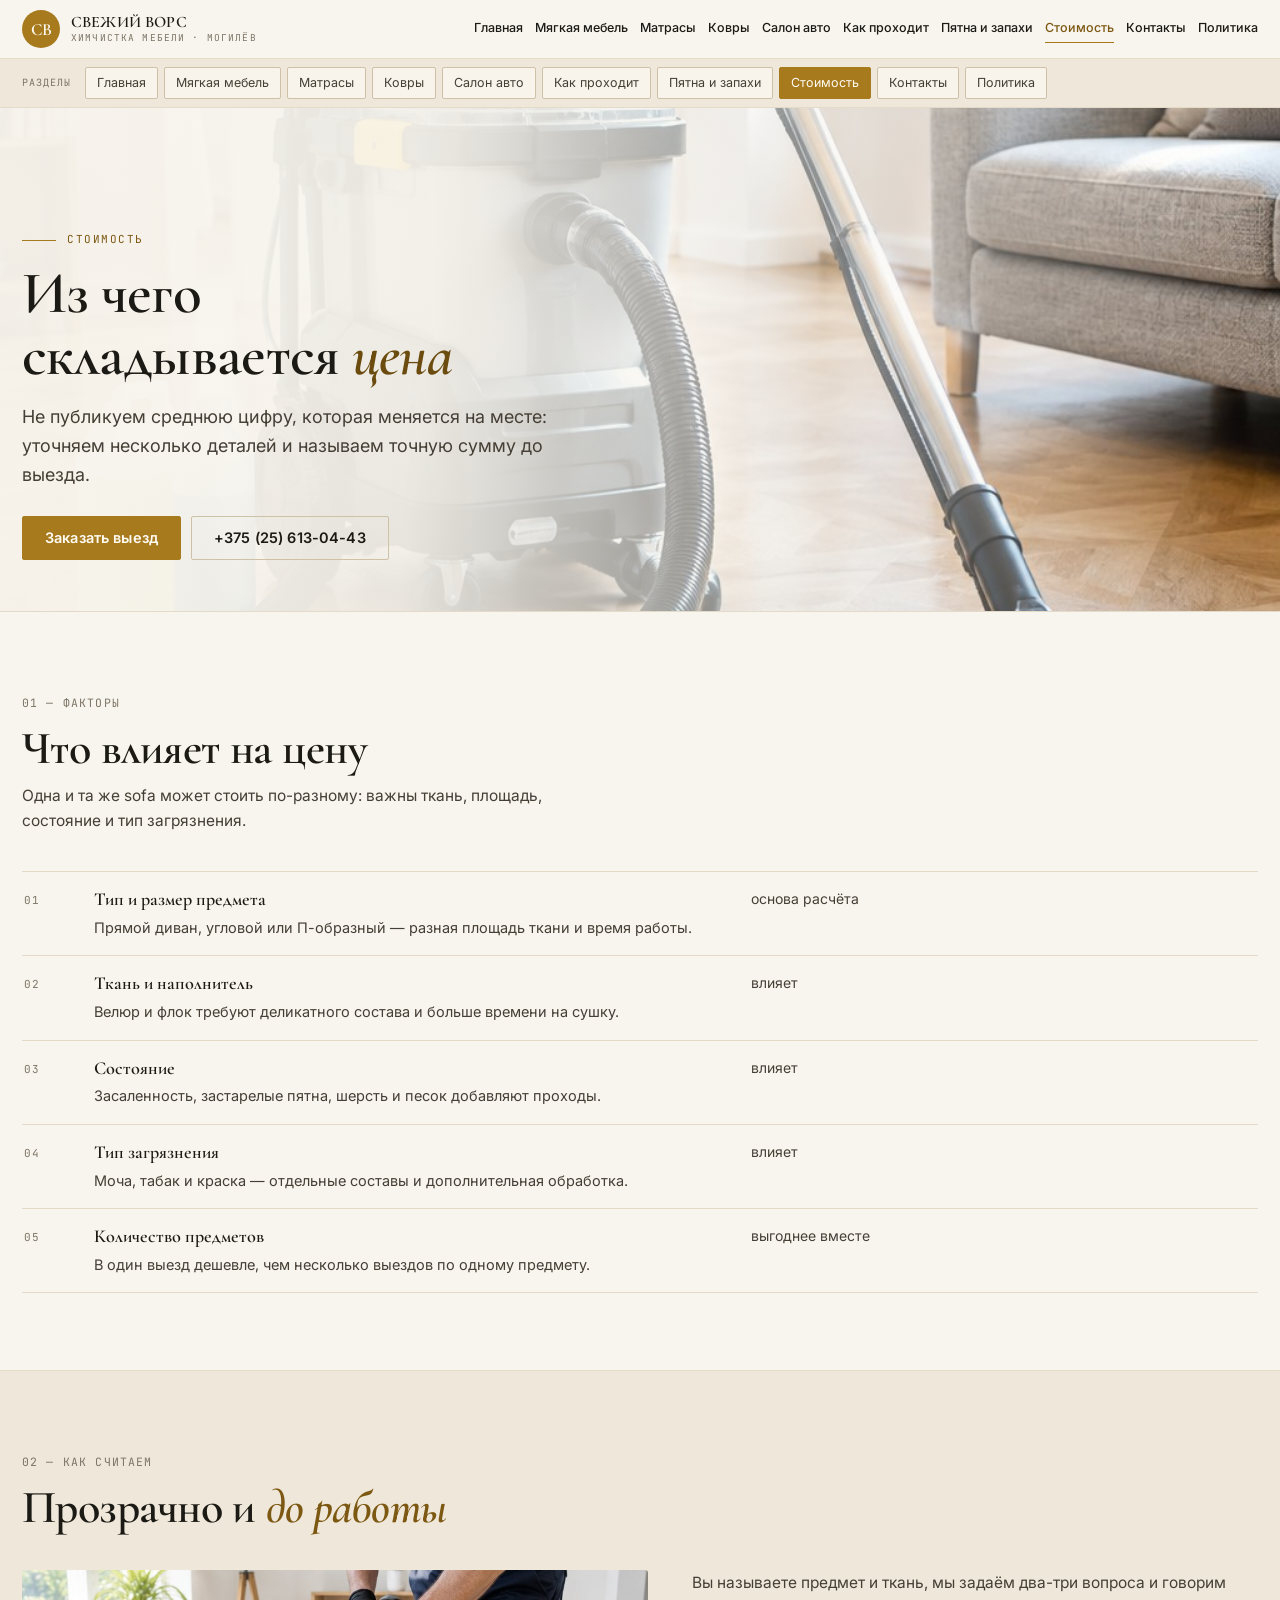
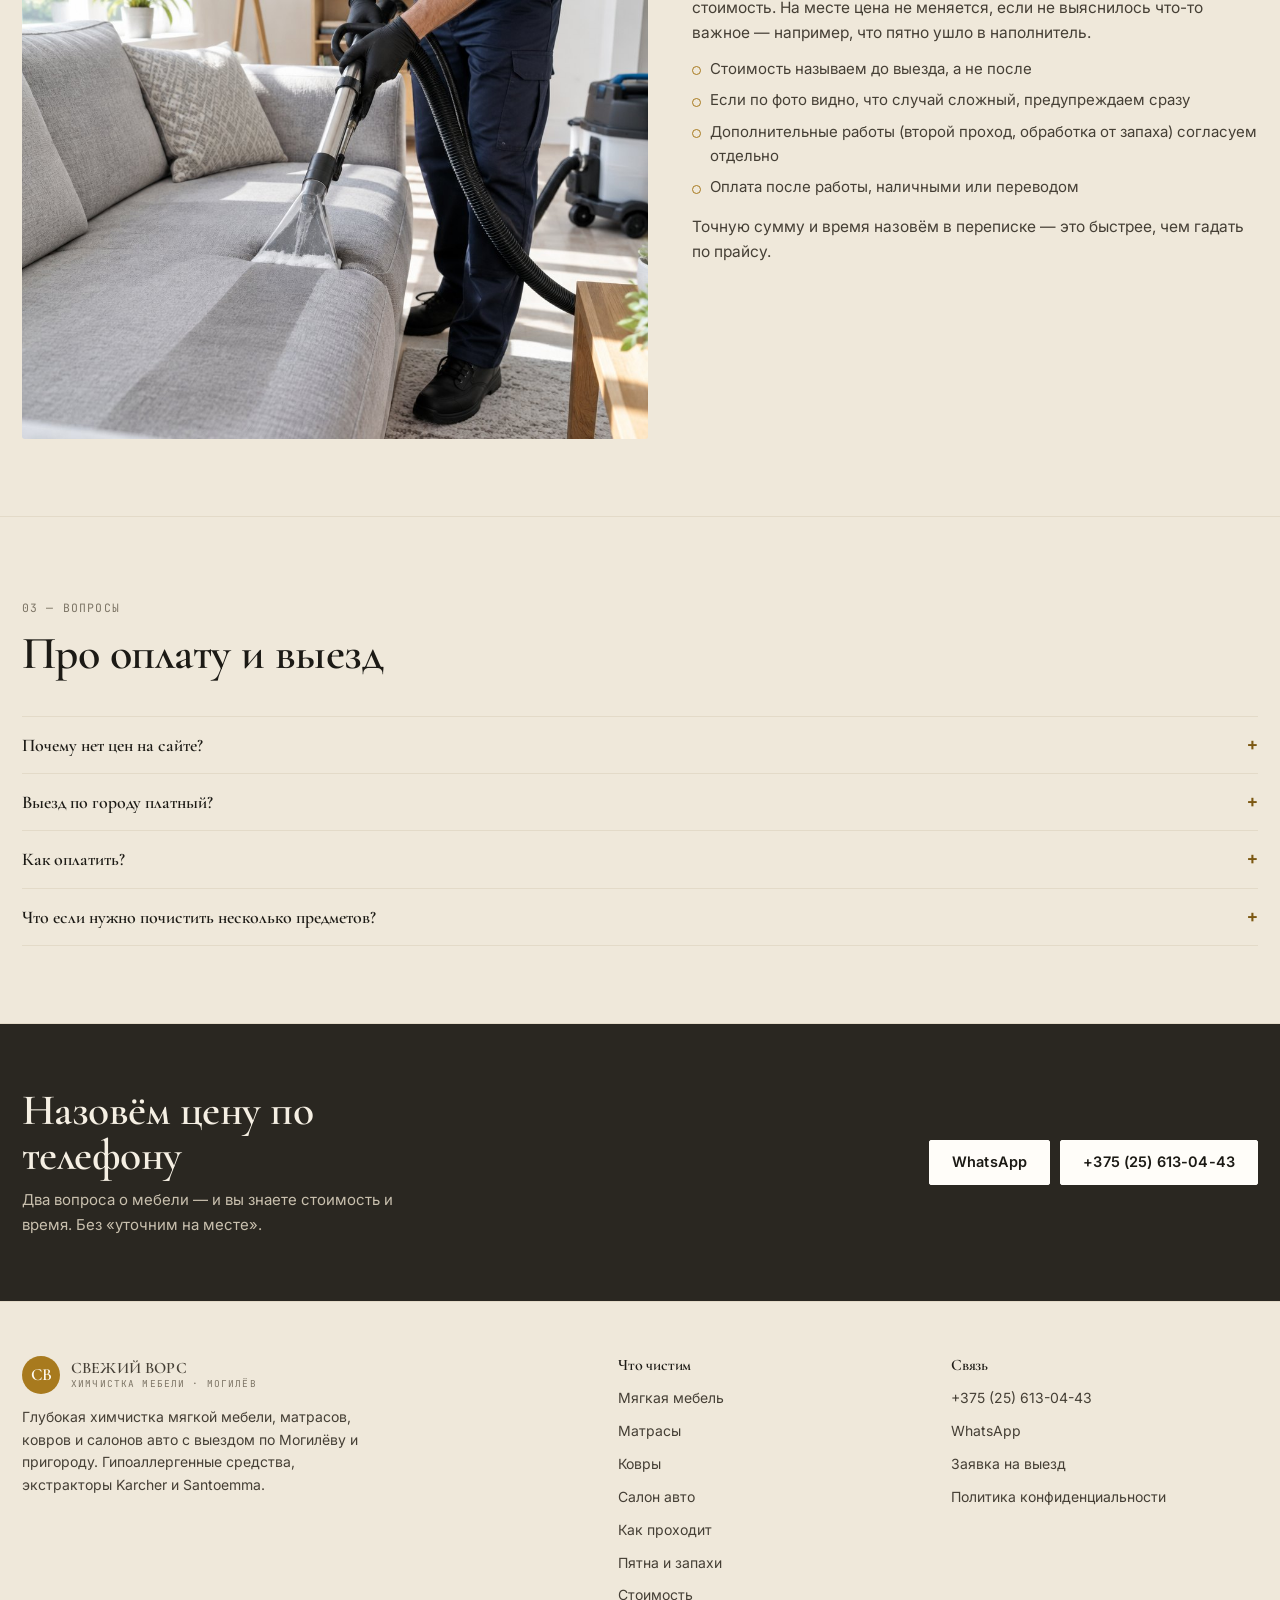
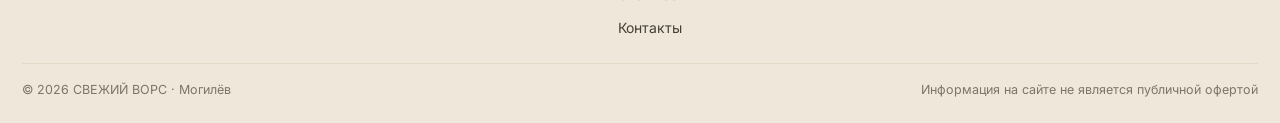
<file: cena.html>
<!DOCTYPE html><html lang="ru"><head><meta charset="utf-8"><meta name="viewport" content="width=device-width,initial-scale=1"><title>Стоимость химчистки мебели в Могилёве — из чего складывается цена</title><meta name="description" content="Из чего складывается стоимость химчистки: тип и площадь предмета, ткань, состояние, тип загрязнения. Точную цену называем по телефону после уточнения."><link rel="icon" href="data:image/svg+xml,%3Csvg xmlns='http://www.w3.org/2000/svg' viewBox='0 0 64 64'%3E%3Crect width='64' height='64' rx='14' fill='%23A87A1E'/%3E%3Cpath d='M20 44c0-12 6-20 12-24 6 4 12 12 12 24z' fill='%23FFFCF4'/%3E%3C/svg%3E"><style>:root{--paper:#F8F5EE;--paper2:#EFE8DA;--white:#FFFDF9;--ink:#1C1A15;--ink2:#453F35;--muted:#7D7566;--line:#E3DAC8;--line2:#CFC1A8;--gold:#A87A1E;--gold-d:#7C5812;--gold-l:#F3E8CF;--deep:#2A2721;--cream:#F5EFE3;--d:'Cormorant Garamond',Georgia,serif;--b:'Inter',system-ui,sans-serif;--m:'JetBrains Mono',ui-monospace,monospace;--pad:22px;--max:1240px}*{box-sizing:border-box}body{margin:0;background:var(--paper);color:var(--ink);font:400 16px/1.62 var(--b);-webkit-font-smoothing:antialiased}img{max-width:100%;display:block}a{color:inherit;text-decoration:none}button{font:inherit;color:inherit;border:0;background:none;cursor:pointer}h1,h2,h3{margin:0;font-family:var(--d);font-weight:600;line-height:1.04}[hidden]{display:none!important}.wrap{width:min(var(--max),100% - var(--pad)*2);margin-inline:auto}.header{position:sticky;top:0;z-index:60;background:rgba(248,245,238,.94);border-bottom:1px solid var(--line)}.header__in{display:flex;align-items:center;gap:14px;padding:10px 0}.hero{position:relative;isolation:isolate;min-height:clamp(520px,76vh,780px);display:flex;align-items:flex-end;overflow:hidden;border-bottom:1px solid var(--line)}.hero__bg{position:absolute;inset:0;z-index:-2}.hero__bg img{width:100%;height:100%;object-fit:cover}.hero::after{content:'';position:absolute;inset:0;z-index:-1;background:linear-gradient(96deg,rgba(248,245,238,.97) 0%,rgba(248,245,238,.93) 34%,rgba(248,245,238,.52) 62%,rgba(248,245,238,.03) 95%)}.hero__in{padding:clamp(34px,5vw,64px) 0 clamp(30px,4vw,52px)}.hero h1{font-size:clamp(2.5rem,6.4vw,5rem);max-width:16ch;margin:14px 0 0}.hero h1 em{font-style:italic;color:#6B4B0E}.hero__lead{margin-top:16px;max-width:50ch;font-size:clamp(15px,1.5vw,18px);color:var(--ink2)}.hero__acts{display:flex;flex-wrap:wrap;gap:10px;margin-top:26px}.btn{display:inline-flex;align-items:center;justify-content:center;gap:9px;padding:14px 22px;border-radius:2px;background:var(--gold);color:#FFFCF4;font:600 14.5px/1 var(--b);border:1px solid var(--gold)}.btn--ghost{background:transparent;color:var(--ink);border-color:var(--line2)}.btn--light{background:var(--white);color:var(--ink);border-color:var(--white)}.kick{display:inline-flex;align-items:center;gap:11px;font-family:var(--m);font-size:11px;letter-spacing:.14em;text-transform:uppercase;color:var(--gold-d)}.kick::before{content:'';width:34px;height:1px;background:var(--gold)}.mono{font-family:var(--m);font-size:11.5px;letter-spacing:.1em;text-transform:uppercase;color:var(--muted)}.logo{display:flex;align-items:center;gap:11px}.logo__mark{width:38px;height:38px;border-radius:50%;background:var(--gold);color:#FFFCF4;display:flex;align-items:center;justify-content:center;font:600 17px/1 var(--d)}.logo__txt{display:flex;flex-direction:column;line-height:1.15}.logo__txt b{font:600 16px/1.1 var(--d)}.logo__txt i{font-style:normal;font-family:var(--m);font-size:9.5px;letter-spacing:.12em;text-transform:uppercase;color:var(--muted);margin-top:2px}.burger{display:none;width:42px;height:42px;border:1px solid var(--line2);border-radius:2px;align-items:center;justify-content:center;flex-direction:column;gap:4px}.burger i{display:block;width:17px;height:1.5px;background:var(--ink)}.drawer{position:fixed;inset:0;z-index:100;background:rgba(28,26,21,.55);display:flex;justify-content:flex-end}.drawer__in{width:min(420px,100%);background:var(--paper);height:100%;overflow-y:auto;padding:18px 20px 30px}body.is-locked{overflow:hidden}@media(max-width:1099px){.nav,.header__tel,.header__in .btn{display:none}.burger{display:flex;margin-left:auto}.strip{display:none}.mbar{display:flex}}@media(max-width:860px){.hero::after{background:linear-gradient(to top,rgba(248,245,238,.98) 0%,rgba(248,245,238,.96) 52%,rgba(248,245,238,.74) 78%,rgba(248,245,238,.2) 100%)}}</style><link rel="preconnect" href="https://fonts.googleapis.com"><link rel="preconnect" href="https://fonts.gstatic.com" crossorigin><link href="https://fonts.googleapis.com/css2?family=Cormorant+Garamond:ital,wght@0,500;0,600;1,500;1,600&family=Inter:wght@400;500;600&family=JetBrains+Mono:wght@400;500&display=swap" rel="stylesheet"><link rel="stylesheet" href="assets/css/site.v1.css"></head><body><header class="header"><div class="wrap header__in"><a class="logo" href="index.html"><span class="logo__mark">СВ</span><span class="logo__txt"><b>СВЕЖИЙ ВОРС</b><i>химчистка мебели · Могилёв</i></span></a><nav class="nav" aria-label="Основное меню"><a href="index.html">Главная</a><a href="mebel.html">Мягкая мебель</a><a href="matrasy.html">Матрасы</a><a href="kovry.html">Ковры</a><a href="avto.html">Салон авто</a><a href="process.html">Как проходит</a><a href="pyatna.html">Пятна и запахи</a><a href="cena.html" class="is-on">Стоимость</a><a href="kontakty.html">Контакты</a><a href="politika.html">Политика</a></nav><a class="header__tel" href="tel:+375256130443">+375 (25) 613-04-43</a><a class="btn btn--sm" href="kontakty.html">Заказать выезд</a><button class="burger" type="button" aria-label="Меню" aria-expanded="false" aria-controls="drawer"><i></i><i></i><i></i></button></div></header><div class="strip"><div class="wrap strip__in"><span class="mono">Разделы</span><a href="index.html">Главная</a><a href="mebel.html">Мягкая мебель</a><a href="matrasy.html">Матрасы</a><a href="kovry.html">Ковры</a><a href="avto.html">Салон авто</a><a href="process.html">Как проходит</a><a href="pyatna.html">Пятна и запахи</a><a href="cena.html" aria-current="page">Стоимость</a><a href="kontakty.html">Контакты</a><a href="politika.html">Политика</a></div></div><div class="drawer" id="drawer" role="dialog" aria-modal="true" aria-label="Меню" hidden><div class="drawer__in"><div class="drawer__top"><a class="logo" href="index.html"><span class="logo__mark">СВ</span><span class="logo__txt"><b>СВЕЖИЙ ВОРС</b><i>химчистка мебели · Могилёв</i></span></a><button class="burger is-close" type="button" data-close aria-label="Закрыть меню"><i></i><i></i><i></i></button></div><nav><a href="index.html">Главная</a><a href="mebel.html">Мягкая мебель</a><a href="matrasy.html">Матрасы</a><a href="kovry.html">Ковры</a><a href="avto.html">Салон авто</a><a href="process.html">Как проходит</a><a href="pyatna.html">Пятна и запахи</a><a href="cena.html">Стоимость</a><a href="kontakty.html">Контакты</a><a href="politika.html">Политика</a></nav><div class="drawer__act"><a class="btn" href="tel:+375256130443">Позвонить</a><a class="btn btn--ghost" href="https://wa.me/375256130443" target="_blank" rel="noopener">WhatsApp</a></div></div></div><main><section class="hero" style="min-height:clamp(400px,56vh,560px)"><div class="hero__bg"><img src="assets/img/machine.jpg" alt="Оборудование для химчистки"></div><div class="wrap hero__in"><span class="kick">Стоимость</span><h1 style="font-size:clamp(2.1rem,4.8vw,3.7rem)">Из чего складывается <em>цена</em></h1><p class="hero__lead">Не публикуем среднюю цифру, которая меняется на месте: уточняем несколько деталей и называем точную сумму до выезда.</p><div class="hero__acts"><a class="btn" href="kontakty.html">Заказать выезд</a><a class="btn btn--ghost" href="tel:+375256130443">+375 (25) 613-04-43</a></div></div></section><section class="sect "><div class="wrap"><div class="sect__head sect__head--one"><div><span class="mono">01 — факторы</span><h2>Что влияет на цену</h2><p>Одна и та же sofa может стоить по-разному: важны ткань, площадь, состояние и тип загрязнения.</p></div></div><div class="rows"><div class="row"><span class="row__no">01</span><div><b>Тип и размер предмета</b><p>Прямой диван, угловой или П-образный — разная площадь ткани и время работы.</p></div><div class="row__v">основа расчёта</div></div><div class="row"><span class="row__no">02</span><div><b>Ткань и наполнитель</b><p>Велюр и флок требуют деликатного состава и больше времени на сушку.</p></div><div class="row__v">влияет</div></div><div class="row"><span class="row__no">03</span><div><b>Состояние</b><p>Засаленность, застарелые пятна, шерсть и песок добавляют проходы.</p></div><div class="row__v">влияет</div></div><div class="row"><span class="row__no">04</span><div><b>Тип загрязнения</b><p>Моча, табак и краска — отдельные составы и дополнительная обработка.</p></div><div class="row__v">влияет</div></div><div class="row"><span class="row__no">05</span><div><b>Количество предметов</b><p>В один выезд дешевле, чем несколько выездов по одному предмету.</p></div><div class="row__v">выгоднее вместе</div></div></div></div></section><section class="sect sect--dim"><div class="wrap"><div class="sect__head sect__head--one"><div><span class="mono">02 — как считаем</span><h2>Прозрачно и <em>до работы</em></h2></div></div><div class="split"><figure class="figure"><img src="assets/img/hero.jpg" alt="Химчистка дивана на дому"></figure><div class="prose"><p>Вы называете предмет и ткань, мы задаём два-три вопроса и говорим стоимость. На месте цена не меняется, если не выяснилось что-то важное — например, что пятно ушло в наполнитель.</p><ul><li>Стоимость называем до выезда, а не после</li><li>Если по фото видно, что случай сложный, предупреждаем сразу</li><li>Дополнительные работы (второй проход, обработка от запаха) согласуем отдельно</li><li>Оплата после работы, наличными или переводом</li></ul><p>Точную сумму и время назовём в переписке — это быстрее, чем гадать по прайсу.</p></div></div></div></section><section class="sect sect--dim"><div class="wrap"><div class="sect__head sect__head--one"><div><span class="mono">03 — вопросы</span><h2>Про оплату и выезд</h2></div></div><div class="faq"><details><summary>Почему нет цен на сайте?</summary><p>Стоимость зависит от ткани, площади и состояния. Средняя цифра в прайсе почти всегда расходится с фактом, поэтому считаем по вашему случаю.</p></details><details><summary>Выезд по городу платный?</summary><p>Выезд по Могилёву входит в стоимость работы. Пригород обсуждаем отдельно — зависит от расстояния.</p></details><details><summary>Как оплатить?</summary><p>Наличными или переводом после работы. Для организаций возможен безналичный расчёт — уточните при заявке.</p></details><details><summary>Что если нужно почистить несколько предметов?</summary><p>Считаем вместе: один выезд выгоднее и по времени, и по стоимости. Скажите список — посчитаем.</p></details></div></div></section><section class="cta"><div class="wrap cta__in"><div><h2>Назовём цену по телефону</h2><p>Два вопроса о мебели — и вы знаете стоимость и время. Без «уточним на месте».</p></div><div class="cta__acts"><a class="btn btn--light" href="https://wa.me/375256130443" target="_blank" rel="noopener">WhatsApp</a><a class="btn btn--light" href="tel:+375256130443">+375 (25) 613-04-43</a></div></div></section></main><footer class="footer"><div class="wrap"><div class="footer__top"><div class="footer__about"><a class="logo" href="index.html"><span class="logo__mark">СВ</span><span class="logo__txt"><b>СВЕЖИЙ ВОРС</b><i>химчистка мебели · Могилёв</i></span></a><p>Глубокая химчистка мягкой мебели, матрасов, ковров и салонов авто с выездом по Могилёву и пригороду. Гипоаллергенные средства, экстракторы Karcher и Santoemma.</p></div><div><h4>Что чистим</h4><ul><li><a href="mebel.html">Мягкая мебель</a></li><li><a href="matrasy.html">Матрасы</a></li><li><a href="kovry.html">Ковры</a></li><li><a href="avto.html">Салон авто</a></li><li><a href="process.html">Как проходит</a></li><li><a href="pyatna.html">Пятна и запахи</a></li><li><a href="cena.html">Стоимость</a></li><li><a href="kontakty.html">Контакты</a></li></ul></div><div><h4>Связь</h4><ul><li><a href="tel:+375256130443">+375 (25) 613-04-43</a></li><li><a href="https://wa.me/375256130443" target="_blank" rel="noopener">WhatsApp</a></li><li><a href="kontakty.html">Заявка на выезд</a></li><li><a href="politika.html">Политика конфиденциальности</a></li></ul></div></div><div class="footer__bottom"><span>© 2026 СВЕЖИЙ ВОРС · Могилёв</span><span>Информация на сайте не является публичной офертой</span></div></div></footer><div class="mbar"><a href="tel:+375256130443">Позвонить</a><a href="https://wa.me/375256130443" target="_blank" rel="noopener">WhatsApp</a><a href="kontakty.html">Заявка</a></div><script src="assets/js/main.v1.js" defer></script></body></html>
</file>
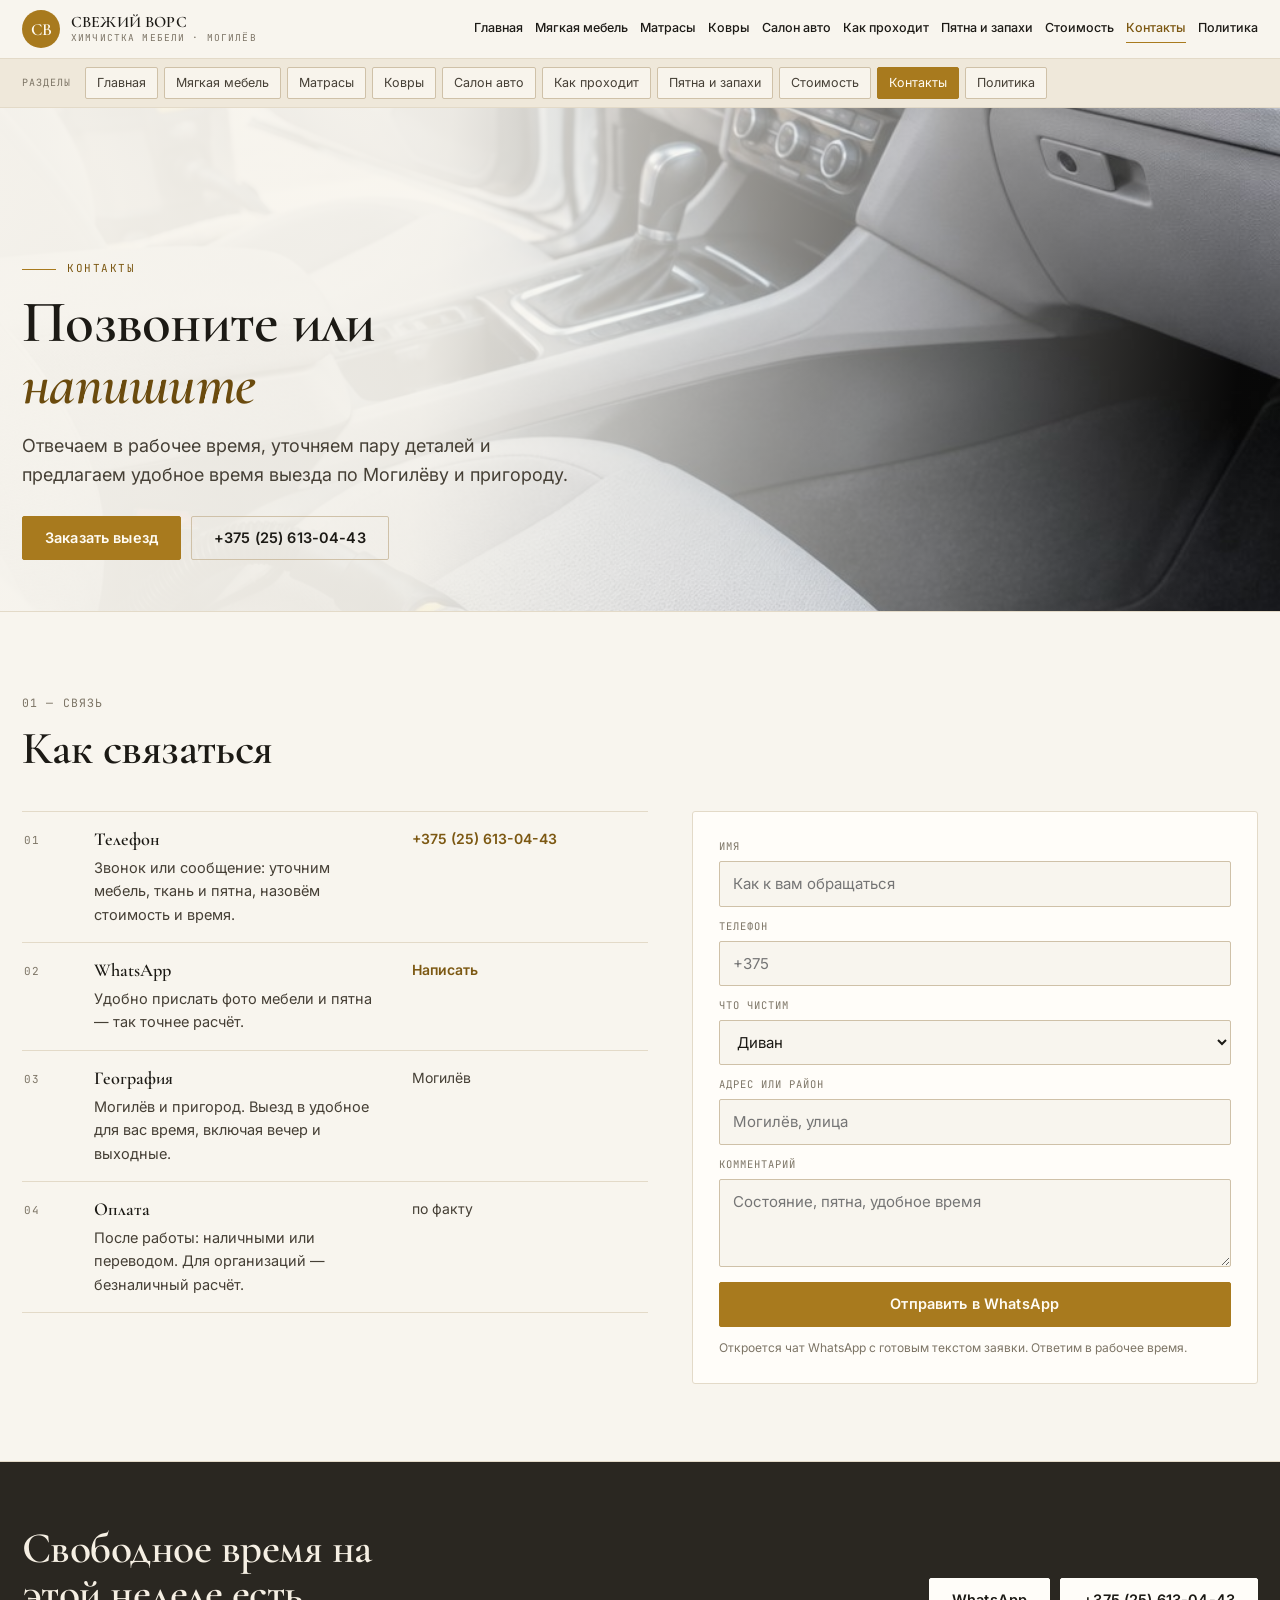
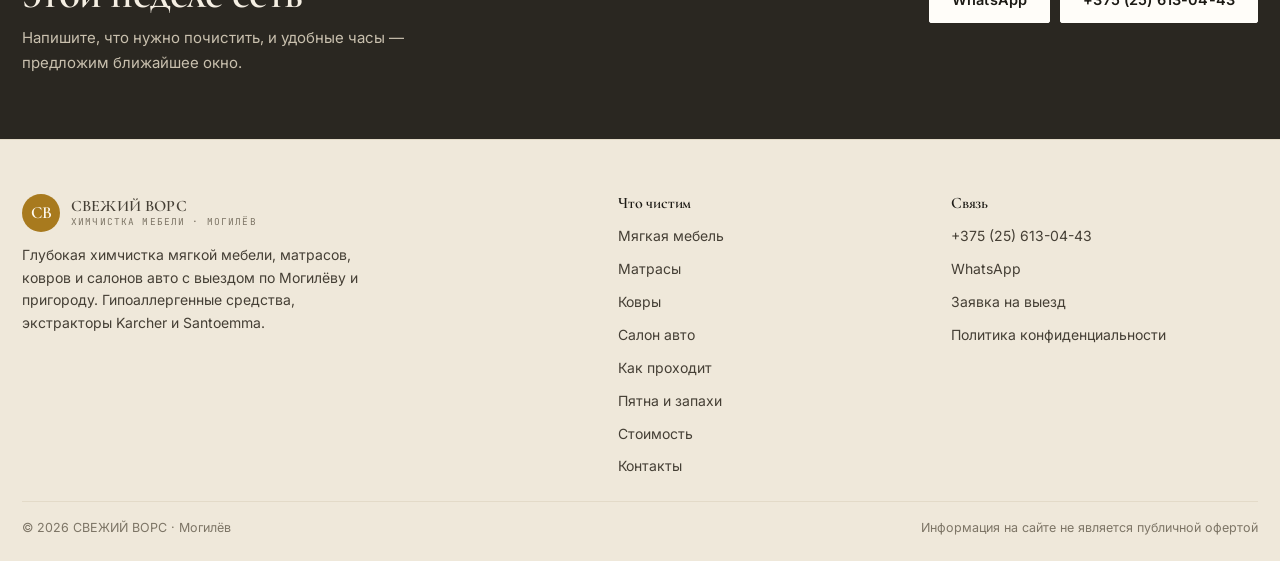
<file: kontakty.html>
<!DOCTYPE html><html lang="ru"><head><meta charset="utf-8"><meta name="viewport" content="width=device-width,initial-scale=1"><title>Контакты — химчистка мебели в Могилёве, выезд по городу и пригороду</title><meta name="description" content="Связаться: телефон +375 (25) 613-04-43, WhatsApp. Химчистка мебели с выездом по Могилёву и пригороду, в удобное время."><link rel="icon" href="data:image/svg+xml,%3Csvg xmlns='http://www.w3.org/2000/svg' viewBox='0 0 64 64'%3E%3Crect width='64' height='64' rx='14' fill='%23A87A1E'/%3E%3Cpath d='M20 44c0-12 6-20 12-24 6 4 12 12 12 24z' fill='%23FFFCF4'/%3E%3C/svg%3E"><style>:root{--paper:#F8F5EE;--paper2:#EFE8DA;--white:#FFFDF9;--ink:#1C1A15;--ink2:#453F35;--muted:#7D7566;--line:#E3DAC8;--line2:#CFC1A8;--gold:#A87A1E;--gold-d:#7C5812;--gold-l:#F3E8CF;--deep:#2A2721;--cream:#F5EFE3;--d:'Cormorant Garamond',Georgia,serif;--b:'Inter',system-ui,sans-serif;--m:'JetBrains Mono',ui-monospace,monospace;--pad:22px;--max:1240px}*{box-sizing:border-box}body{margin:0;background:var(--paper);color:var(--ink);font:400 16px/1.62 var(--b);-webkit-font-smoothing:antialiased}img{max-width:100%;display:block}a{color:inherit;text-decoration:none}button{font:inherit;color:inherit;border:0;background:none;cursor:pointer}h1,h2,h3{margin:0;font-family:var(--d);font-weight:600;line-height:1.04}[hidden]{display:none!important}.wrap{width:min(var(--max),100% - var(--pad)*2);margin-inline:auto}.header{position:sticky;top:0;z-index:60;background:rgba(248,245,238,.94);border-bottom:1px solid var(--line)}.header__in{display:flex;align-items:center;gap:14px;padding:10px 0}.hero{position:relative;isolation:isolate;min-height:clamp(520px,76vh,780px);display:flex;align-items:flex-end;overflow:hidden;border-bottom:1px solid var(--line)}.hero__bg{position:absolute;inset:0;z-index:-2}.hero__bg img{width:100%;height:100%;object-fit:cover}.hero::after{content:'';position:absolute;inset:0;z-index:-1;background:linear-gradient(96deg,rgba(248,245,238,.97) 0%,rgba(248,245,238,.93) 34%,rgba(248,245,238,.52) 62%,rgba(248,245,238,.03) 95%)}.hero__in{padding:clamp(34px,5vw,64px) 0 clamp(30px,4vw,52px)}.hero h1{font-size:clamp(2.5rem,6.4vw,5rem);max-width:16ch;margin:14px 0 0}.hero h1 em{font-style:italic;color:#6B4B0E}.hero__lead{margin-top:16px;max-width:50ch;font-size:clamp(15px,1.5vw,18px);color:var(--ink2)}.hero__acts{display:flex;flex-wrap:wrap;gap:10px;margin-top:26px}.btn{display:inline-flex;align-items:center;justify-content:center;gap:9px;padding:14px 22px;border-radius:2px;background:var(--gold);color:#FFFCF4;font:600 14.5px/1 var(--b);border:1px solid var(--gold)}.btn--ghost{background:transparent;color:var(--ink);border-color:var(--line2)}.btn--light{background:var(--white);color:var(--ink);border-color:var(--white)}.kick{display:inline-flex;align-items:center;gap:11px;font-family:var(--m);font-size:11px;letter-spacing:.14em;text-transform:uppercase;color:var(--gold-d)}.kick::before{content:'';width:34px;height:1px;background:var(--gold)}.mono{font-family:var(--m);font-size:11.5px;letter-spacing:.1em;text-transform:uppercase;color:var(--muted)}.logo{display:flex;align-items:center;gap:11px}.logo__mark{width:38px;height:38px;border-radius:50%;background:var(--gold);color:#FFFCF4;display:flex;align-items:center;justify-content:center;font:600 17px/1 var(--d)}.logo__txt{display:flex;flex-direction:column;line-height:1.15}.logo__txt b{font:600 16px/1.1 var(--d)}.logo__txt i{font-style:normal;font-family:var(--m);font-size:9.5px;letter-spacing:.12em;text-transform:uppercase;color:var(--muted);margin-top:2px}.burger{display:none;width:42px;height:42px;border:1px solid var(--line2);border-radius:2px;align-items:center;justify-content:center;flex-direction:column;gap:4px}.burger i{display:block;width:17px;height:1.5px;background:var(--ink)}.drawer{position:fixed;inset:0;z-index:100;background:rgba(28,26,21,.55);display:flex;justify-content:flex-end}.drawer__in{width:min(420px,100%);background:var(--paper);height:100%;overflow-y:auto;padding:18px 20px 30px}body.is-locked{overflow:hidden}@media(max-width:1099px){.nav,.header__tel,.header__in .btn{display:none}.burger{display:flex;margin-left:auto}.strip{display:none}.mbar{display:flex}}@media(max-width:860px){.hero::after{background:linear-gradient(to top,rgba(248,245,238,.98) 0%,rgba(248,245,238,.96) 52%,rgba(248,245,238,.74) 78%,rgba(248,245,238,.2) 100%)}}</style><link rel="preconnect" href="https://fonts.googleapis.com"><link rel="preconnect" href="https://fonts.gstatic.com" crossorigin><link href="https://fonts.googleapis.com/css2?family=Cormorant+Garamond:ital,wght@0,500;0,600;1,500;1,600&family=Inter:wght@400;500;600&family=JetBrains+Mono:wght@400;500&display=swap" rel="stylesheet"><link rel="stylesheet" href="assets/css/site.v1.css"></head><body><header class="header"><div class="wrap header__in"><a class="logo" href="index.html"><span class="logo__mark">СВ</span><span class="logo__txt"><b>СВЕЖИЙ ВОРС</b><i>химчистка мебели · Могилёв</i></span></a><nav class="nav" aria-label="Основное меню"><a href="index.html">Главная</a><a href="mebel.html">Мягкая мебель</a><a href="matrasy.html">Матрасы</a><a href="kovry.html">Ковры</a><a href="avto.html">Салон авто</a><a href="process.html">Как проходит</a><a href="pyatna.html">Пятна и запахи</a><a href="cena.html">Стоимость</a><a href="kontakty.html" class="is-on">Контакты</a><a href="politika.html">Политика</a></nav><a class="header__tel" href="tel:+375256130443">+375 (25) 613-04-43</a><a class="btn btn--sm" href="kontakty.html">Заказать выезд</a><button class="burger" type="button" aria-label="Меню" aria-expanded="false" aria-controls="drawer"><i></i><i></i><i></i></button></div></header><div class="strip"><div class="wrap strip__in"><span class="mono">Разделы</span><a href="index.html">Главная</a><a href="mebel.html">Мягкая мебель</a><a href="matrasy.html">Матрасы</a><a href="kovry.html">Ковры</a><a href="avto.html">Салон авто</a><a href="process.html">Как проходит</a><a href="pyatna.html">Пятна и запахи</a><a href="cena.html">Стоимость</a><a href="kontakty.html" aria-current="page">Контакты</a><a href="politika.html">Политика</a></div></div><div class="drawer" id="drawer" role="dialog" aria-modal="true" aria-label="Меню" hidden><div class="drawer__in"><div class="drawer__top"><a class="logo" href="index.html"><span class="logo__mark">СВ</span><span class="logo__txt"><b>СВЕЖИЙ ВОРС</b><i>химчистка мебели · Могилёв</i></span></a><button class="burger is-close" type="button" data-close aria-label="Закрыть меню"><i></i><i></i><i></i></button></div><nav><a href="index.html">Главная</a><a href="mebel.html">Мягкая мебель</a><a href="matrasy.html">Матрасы</a><a href="kovry.html">Ковры</a><a href="avto.html">Салон авто</a><a href="process.html">Как проходит</a><a href="pyatna.html">Пятна и запахи</a><a href="cena.html">Стоимость</a><a href="kontakty.html">Контакты</a><a href="politika.html">Политика</a></nav><div class="drawer__act"><a class="btn" href="tel:+375256130443">Позвонить</a><a class="btn btn--ghost" href="https://wa.me/375256130443" target="_blank" rel="noopener">WhatsApp</a></div></div></div><main><section class="hero" style="min-height:clamp(400px,56vh,560px)"><div class="hero__bg"><img src="assets/img/auto.jpg" alt="Салон авто после химчистки"></div><div class="wrap hero__in"><span class="kick">Контакты</span><h1 style="font-size:clamp(2.1rem,4.8vw,3.7rem)">Позвоните или <em>напишите</em></h1><p class="hero__lead">Отвечаем в рабочее время, уточняем пару деталей и предлагаем удобное время выезда по Могилёву и пригороду.</p><div class="hero__acts"><a class="btn" href="kontakty.html">Заказать выезд</a><a class="btn btn--ghost" href="tel:+375256130443">+375 (25) 613-04-43</a></div></div></section><section class="sect "><div class="wrap"><div class="sect__head sect__head--one"><div><span class="mono">01 — связь</span><h2>Как связаться</h2></div></div><div class="split"><div class="prose"><div class="rows"><div class="row"><span class="row__no">01</span><div><b>Телефон</b><p>Звонок или сообщение: уточним мебель, ткань и пятна, назовём стоимость и время.</p></div><div class="row__v"><a href="tel:+375256130443" style="color:var(--gold-d);font-weight:600">+375 (25) 613-04-43</a></div></div><div class="row"><span class="row__no">02</span><div><b>WhatsApp</b><p>Удобно прислать фото мебели и пятна — так точнее расчёт.</p></div><div class="row__v"><a href="https://wa.me/375256130443" target="_blank" rel="noopener" style="color:var(--gold-d);font-weight:600">Написать</a></div></div><div class="row"><span class="row__no">03</span><div><b>География</b><p>Могилёв и пригород. Выезд в удобное для вас время, включая вечер и выходные.</p></div><div class="row__v">Могилёв</div></div><div class="row"><span class="row__no">04</span><div><b>Оплата</b><p>После работы: наличными или переводом. Для организаций — безналичный расчёт.</p></div><div class="row__v">по факту</div></div></div></div><form class="form" data-lead><label>Имя<input name="name" required placeholder="Как к вам обращаться"></label><label>Телефон<input name="phone" type="tel" required placeholder="+375"></label><label>Что чистим<select name="what"><option>Диван</option><option>Матрас</option><option>Ковёр</option><option>Кресла и пуфы</option><option>Кухонный уголок</option><option>Салон авто</option><option>Несколько предметов</option></select></label><label>Адрес или район<input name="addr" placeholder="Могилёв, улица"></label><label>Комментарий<textarea name="msg" placeholder="Состояние, пятна, удобное время"></textarea></label><button class="btn" type="submit">Отправить в WhatsApp</button><span class="form__note">Откроется чат WhatsApp с готовым текстом заявки. Ответим в рабочее время.</span></form></div></div></section><section class="cta"><div class="wrap cta__in"><div><h2>Свободное время на этой неделе есть</h2><p>Напишите, что нужно почистить, и удобные часы — предложим ближайшее окно.</p></div><div class="cta__acts"><a class="btn btn--light" href="https://wa.me/375256130443" target="_blank" rel="noopener">WhatsApp</a><a class="btn btn--light" href="tel:+375256130443">+375 (25) 613-04-43</a></div></div></section></main><footer class="footer"><div class="wrap"><div class="footer__top"><div class="footer__about"><a class="logo" href="index.html"><span class="logo__mark">СВ</span><span class="logo__txt"><b>СВЕЖИЙ ВОРС</b><i>химчистка мебели · Могилёв</i></span></a><p>Глубокая химчистка мягкой мебели, матрасов, ковров и салонов авто с выездом по Могилёву и пригороду. Гипоаллергенные средства, экстракторы Karcher и Santoemma.</p></div><div><h4>Что чистим</h4><ul><li><a href="mebel.html">Мягкая мебель</a></li><li><a href="matrasy.html">Матрасы</a></li><li><a href="kovry.html">Ковры</a></li><li><a href="avto.html">Салон авто</a></li><li><a href="process.html">Как проходит</a></li><li><a href="pyatna.html">Пятна и запахи</a></li><li><a href="cena.html">Стоимость</a></li><li><a href="kontakty.html">Контакты</a></li></ul></div><div><h4>Связь</h4><ul><li><a href="tel:+375256130443">+375 (25) 613-04-43</a></li><li><a href="https://wa.me/375256130443" target="_blank" rel="noopener">WhatsApp</a></li><li><a href="kontakty.html">Заявка на выезд</a></li><li><a href="politika.html">Политика конфиденциальности</a></li></ul></div></div><div class="footer__bottom"><span>© 2026 СВЕЖИЙ ВОРС · Могилёв</span><span>Информация на сайте не является публичной офертой</span></div></div></footer><div class="mbar"><a href="tel:+375256130443">Позвонить</a><a href="https://wa.me/375256130443" target="_blank" rel="noopener">WhatsApp</a><a href="kontakty.html">Заявка</a></div><script src="assets/js/main.v1.js" defer></script></body></html>
</file>
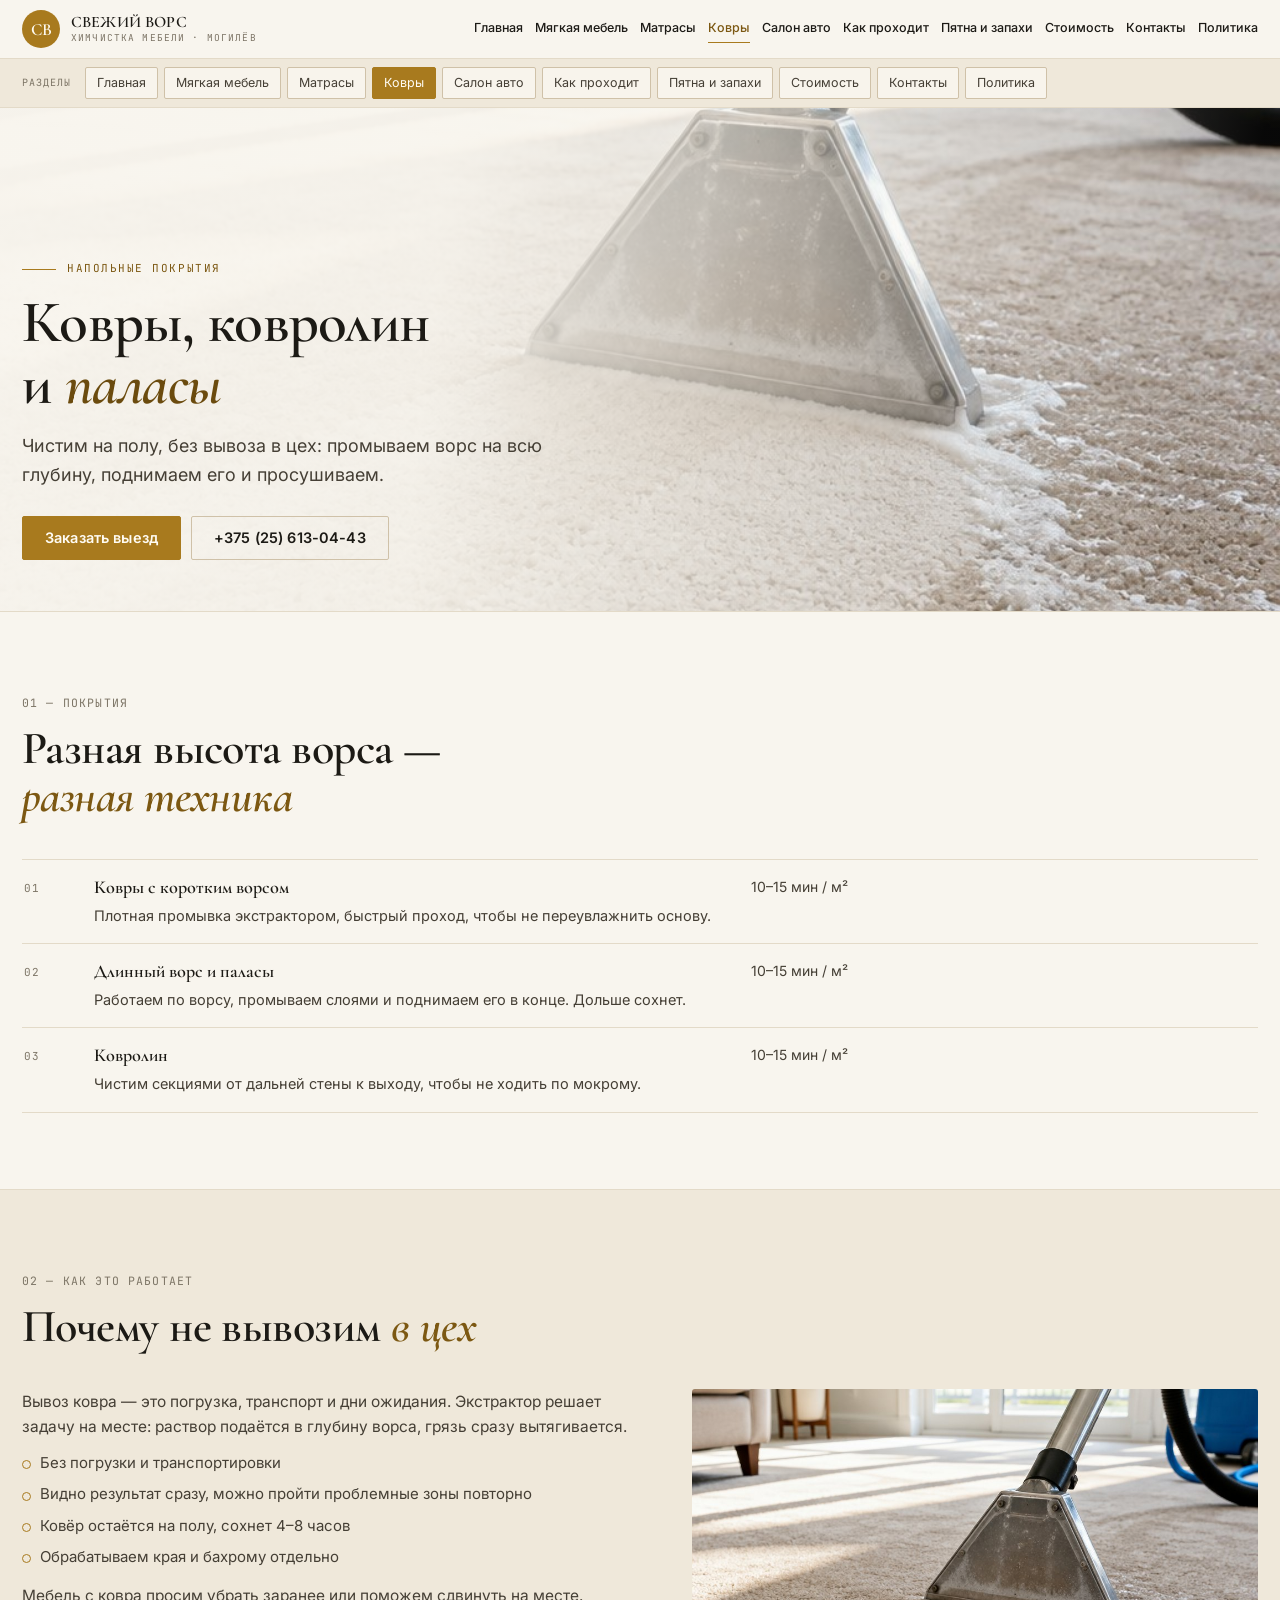
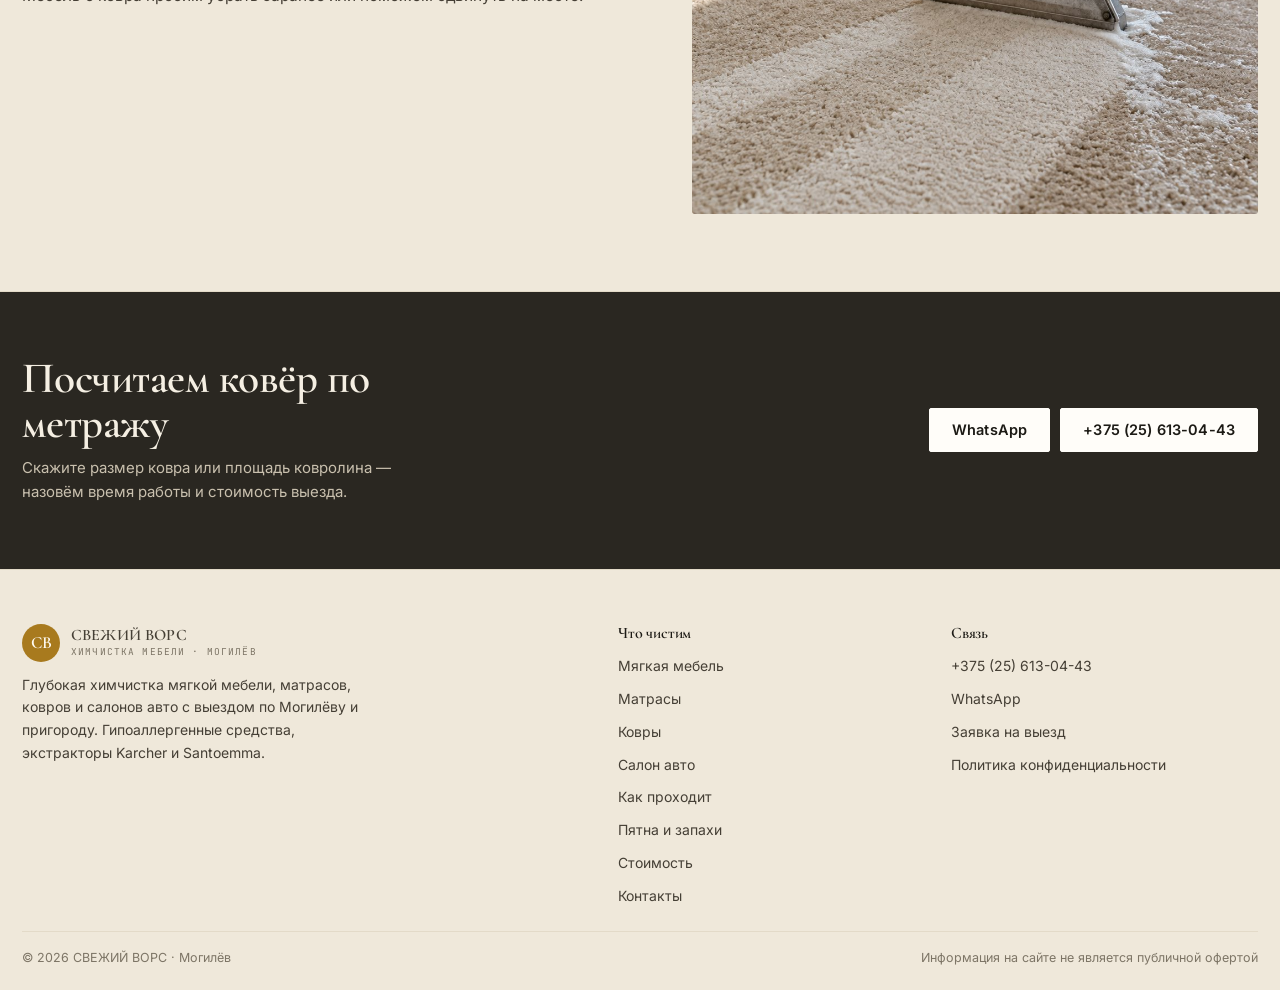
<file: kovry.html>
<!DOCTYPE html><html lang="ru"><head><meta charset="utf-8"><meta name="viewport" content="width=device-width,initial-scale=1"><title>Химчистка ковров и ковролина в Могилёве на дому</title><meta name="description" content="Чистка ковров, ковролина и паласов с разной высотой ворса на месте, без вывоза. Экстракторная промывка, удаление пятен и запахов."><link rel="icon" href="data:image/svg+xml,%3Csvg xmlns='http://www.w3.org/2000/svg' viewBox='0 0 64 64'%3E%3Crect width='64' height='64' rx='14' fill='%23A87A1E'/%3E%3Cpath d='M20 44c0-12 6-20 12-24 6 4 12 12 12 24z' fill='%23FFFCF4'/%3E%3C/svg%3E"><style>:root{--paper:#F8F5EE;--paper2:#EFE8DA;--white:#FFFDF9;--ink:#1C1A15;--ink2:#453F35;--muted:#7D7566;--line:#E3DAC8;--line2:#CFC1A8;--gold:#A87A1E;--gold-d:#7C5812;--gold-l:#F3E8CF;--deep:#2A2721;--cream:#F5EFE3;--d:'Cormorant Garamond',Georgia,serif;--b:'Inter',system-ui,sans-serif;--m:'JetBrains Mono',ui-monospace,monospace;--pad:22px;--max:1240px}*{box-sizing:border-box}body{margin:0;background:var(--paper);color:var(--ink);font:400 16px/1.62 var(--b);-webkit-font-smoothing:antialiased}img{max-width:100%;display:block}a{color:inherit;text-decoration:none}button{font:inherit;color:inherit;border:0;background:none;cursor:pointer}h1,h2,h3{margin:0;font-family:var(--d);font-weight:600;line-height:1.04}[hidden]{display:none!important}.wrap{width:min(var(--max),100% - var(--pad)*2);margin-inline:auto}.header{position:sticky;top:0;z-index:60;background:rgba(248,245,238,.94);border-bottom:1px solid var(--line)}.header__in{display:flex;align-items:center;gap:14px;padding:10px 0}.hero{position:relative;isolation:isolate;min-height:clamp(520px,76vh,780px);display:flex;align-items:flex-end;overflow:hidden;border-bottom:1px solid var(--line)}.hero__bg{position:absolute;inset:0;z-index:-2}.hero__bg img{width:100%;height:100%;object-fit:cover}.hero::after{content:'';position:absolute;inset:0;z-index:-1;background:linear-gradient(96deg,rgba(248,245,238,.97) 0%,rgba(248,245,238,.93) 34%,rgba(248,245,238,.52) 62%,rgba(248,245,238,.03) 95%)}.hero__in{padding:clamp(34px,5vw,64px) 0 clamp(30px,4vw,52px)}.hero h1{font-size:clamp(2.5rem,6.4vw,5rem);max-width:16ch;margin:14px 0 0}.hero h1 em{font-style:italic;color:#6B4B0E}.hero__lead{margin-top:16px;max-width:50ch;font-size:clamp(15px,1.5vw,18px);color:var(--ink2)}.hero__acts{display:flex;flex-wrap:wrap;gap:10px;margin-top:26px}.btn{display:inline-flex;align-items:center;justify-content:center;gap:9px;padding:14px 22px;border-radius:2px;background:var(--gold);color:#FFFCF4;font:600 14.5px/1 var(--b);border:1px solid var(--gold)}.btn--ghost{background:transparent;color:var(--ink);border-color:var(--line2)}.btn--light{background:var(--white);color:var(--ink);border-color:var(--white)}.kick{display:inline-flex;align-items:center;gap:11px;font-family:var(--m);font-size:11px;letter-spacing:.14em;text-transform:uppercase;color:var(--gold-d)}.kick::before{content:'';width:34px;height:1px;background:var(--gold)}.mono{font-family:var(--m);font-size:11.5px;letter-spacing:.1em;text-transform:uppercase;color:var(--muted)}.logo{display:flex;align-items:center;gap:11px}.logo__mark{width:38px;height:38px;border-radius:50%;background:var(--gold);color:#FFFCF4;display:flex;align-items:center;justify-content:center;font:600 17px/1 var(--d)}.logo__txt{display:flex;flex-direction:column;line-height:1.15}.logo__txt b{font:600 16px/1.1 var(--d)}.logo__txt i{font-style:normal;font-family:var(--m);font-size:9.5px;letter-spacing:.12em;text-transform:uppercase;color:var(--muted);margin-top:2px}.burger{display:none;width:42px;height:42px;border:1px solid var(--line2);border-radius:2px;align-items:center;justify-content:center;flex-direction:column;gap:4px}.burger i{display:block;width:17px;height:1.5px;background:var(--ink)}.drawer{position:fixed;inset:0;z-index:100;background:rgba(28,26,21,.55);display:flex;justify-content:flex-end}.drawer__in{width:min(420px,100%);background:var(--paper);height:100%;overflow-y:auto;padding:18px 20px 30px}body.is-locked{overflow:hidden}@media(max-width:1099px){.nav,.header__tel,.header__in .btn{display:none}.burger{display:flex;margin-left:auto}.strip{display:none}.mbar{display:flex}}@media(max-width:860px){.hero::after{background:linear-gradient(to top,rgba(248,245,238,.98) 0%,rgba(248,245,238,.96) 52%,rgba(248,245,238,.74) 78%,rgba(248,245,238,.2) 100%)}}</style><link rel="preconnect" href="https://fonts.googleapis.com"><link rel="preconnect" href="https://fonts.gstatic.com" crossorigin><link href="https://fonts.googleapis.com/css2?family=Cormorant+Garamond:ital,wght@0,500;0,600;1,500;1,600&family=Inter:wght@400;500;600&family=JetBrains+Mono:wght@400;500&display=swap" rel="stylesheet"><link rel="stylesheet" href="assets/css/site.v1.css"></head><body><header class="header"><div class="wrap header__in"><a class="logo" href="index.html"><span class="logo__mark">СВ</span><span class="logo__txt"><b>СВЕЖИЙ ВОРС</b><i>химчистка мебели · Могилёв</i></span></a><nav class="nav" aria-label="Основное меню"><a href="index.html">Главная</a><a href="mebel.html">Мягкая мебель</a><a href="matrasy.html">Матрасы</a><a href="kovry.html" class="is-on">Ковры</a><a href="avto.html">Салон авто</a><a href="process.html">Как проходит</a><a href="pyatna.html">Пятна и запахи</a><a href="cena.html">Стоимость</a><a href="kontakty.html">Контакты</a><a href="politika.html">Политика</a></nav><a class="header__tel" href="tel:+375256130443">+375 (25) 613-04-43</a><a class="btn btn--sm" href="kontakty.html">Заказать выезд</a><button class="burger" type="button" aria-label="Меню" aria-expanded="false" aria-controls="drawer"><i></i><i></i><i></i></button></div></header><div class="strip"><div class="wrap strip__in"><span class="mono">Разделы</span><a href="index.html">Главная</a><a href="mebel.html">Мягкая мебель</a><a href="matrasy.html">Матрасы</a><a href="kovry.html" aria-current="page">Ковры</a><a href="avto.html">Салон авто</a><a href="process.html">Как проходит</a><a href="pyatna.html">Пятна и запахи</a><a href="cena.html">Стоимость</a><a href="kontakty.html">Контакты</a><a href="politika.html">Политика</a></div></div><div class="drawer" id="drawer" role="dialog" aria-modal="true" aria-label="Меню" hidden><div class="drawer__in"><div class="drawer__top"><a class="logo" href="index.html"><span class="logo__mark">СВ</span><span class="logo__txt"><b>СВЕЖИЙ ВОРС</b><i>химчистка мебели · Могилёв</i></span></a><button class="burger is-close" type="button" data-close aria-label="Закрыть меню"><i></i><i></i><i></i></button></div><nav><a href="index.html">Главная</a><a href="mebel.html">Мягкая мебель</a><a href="matrasy.html">Матрасы</a><a href="kovry.html">Ковры</a><a href="avto.html">Салон авто</a><a href="process.html">Как проходит</a><a href="pyatna.html">Пятна и запахи</a><a href="cena.html">Стоимость</a><a href="kontakty.html">Контакты</a><a href="politika.html">Политика</a></nav><div class="drawer__act"><a class="btn" href="tel:+375256130443">Позвонить</a><a class="btn btn--ghost" href="https://wa.me/375256130443" target="_blank" rel="noopener">WhatsApp</a></div></div></div><main><section class="hero" style="min-height:clamp(400px,56vh,560px)"><div class="hero__bg"><img src="assets/img/carpet.jpg" alt="Чистка ковра экстрактором"></div><div class="wrap hero__in"><span class="kick">Напольные покрытия</span><h1 style="font-size:clamp(2.1rem,4.8vw,3.7rem)">Ковры, ковролин и <em>паласы</em></h1><p class="hero__lead">Чистим на полу, без вывоза в цех: промываем ворс на всю глубину, поднимаем его и просушиваем.</p><div class="hero__acts"><a class="btn" href="kontakty.html">Заказать выезд</a><a class="btn btn--ghost" href="tel:+375256130443">+375 (25) 613-04-43</a></div></div></section><section class="sect "><div class="wrap"><div class="sect__head sect__head--one"><div><span class="mono">01 — покрытия</span><h2>Разная высота ворса — <em>разная техника</em></h2></div></div><div class="rows"><div class="row"><span class="row__no">01</span><div><b>Ковры с коротким ворсом</b><p>Плотная промывка экстрактором, быстрый проход, чтобы не переувлажнить основу.</p></div><div class="row__v">10–15 мин / м²</div></div><div class="row"><span class="row__no">02</span><div><b>Длинный ворс и паласы</b><p>Работаем по ворсу, промываем слоями и поднимаем его в конце. Дольше сохнет.</p></div><div class="row__v">10–15 мин / м²</div></div><div class="row"><span class="row__no">03</span><div><b>Ковролин</b><p>Чистим секциями от дальней стены к выходу, чтобы не ходить по мокрому.</p></div><div class="row__v">10–15 мин / м²</div></div></div></div></section><section class="sect sect--dim"><div class="wrap"><div class="sect__head sect__head--one"><div><span class="mono">02 — как это работает</span><h2>Почему не вывозим <em>в цех</em></h2></div></div><div class="split"><div class="prose"><p>Вывоз ковра — это погрузка, транспорт и дни ожидания. Экстрактор решает задачу на месте: раствор подаётся в глубину ворса, грязь сразу вытягивается.</p><ul><li>Без погрузки и транспортировки</li><li>Видно результат сразу, можно пройти проблемные зоны повторно</li><li>Ковёр остаётся на полу, сохнет 4–8 часов</li><li>Обрабатываем края и бахрому отдельно</li></ul><p>Мебель с ковра просим убрать заранее или поможем сдвинуть на месте.</p></div><figure class="figure"><img src="assets/img/carpet.jpg" alt="Ковёр после промывки"></figure></div></div></section><section class="cta"><div class="wrap cta__in"><div><h2>Посчитаем ковёр по метражу</h2><p>Скажите размер ковра или площадь ковролина — назовём время работы и стоимость выезда.</p></div><div class="cta__acts"><a class="btn btn--light" href="https://wa.me/375256130443" target="_blank" rel="noopener">WhatsApp</a><a class="btn btn--light" href="tel:+375256130443">+375 (25) 613-04-43</a></div></div></section></main><footer class="footer"><div class="wrap"><div class="footer__top"><div class="footer__about"><a class="logo" href="index.html"><span class="logo__mark">СВ</span><span class="logo__txt"><b>СВЕЖИЙ ВОРС</b><i>химчистка мебели · Могилёв</i></span></a><p>Глубокая химчистка мягкой мебели, матрасов, ковров и салонов авто с выездом по Могилёву и пригороду. Гипоаллергенные средства, экстракторы Karcher и Santoemma.</p></div><div><h4>Что чистим</h4><ul><li><a href="mebel.html">Мягкая мебель</a></li><li><a href="matrasy.html">Матрасы</a></li><li><a href="kovry.html">Ковры</a></li><li><a href="avto.html">Салон авто</a></li><li><a href="process.html">Как проходит</a></li><li><a href="pyatna.html">Пятна и запахи</a></li><li><a href="cena.html">Стоимость</a></li><li><a href="kontakty.html">Контакты</a></li></ul></div><div><h4>Связь</h4><ul><li><a href="tel:+375256130443">+375 (25) 613-04-43</a></li><li><a href="https://wa.me/375256130443" target="_blank" rel="noopener">WhatsApp</a></li><li><a href="kontakty.html">Заявка на выезд</a></li><li><a href="politika.html">Политика конфиденциальности</a></li></ul></div></div><div class="footer__bottom"><span>© 2026 СВЕЖИЙ ВОРС · Могилёв</span><span>Информация на сайте не является публичной офертой</span></div></div></footer><div class="mbar"><a href="tel:+375256130443">Позвонить</a><a href="https://wa.me/375256130443" target="_blank" rel="noopener">WhatsApp</a><a href="kontakty.html">Заявка</a></div><script src="assets/js/main.v1.js" defer></script></body></html>
</file>
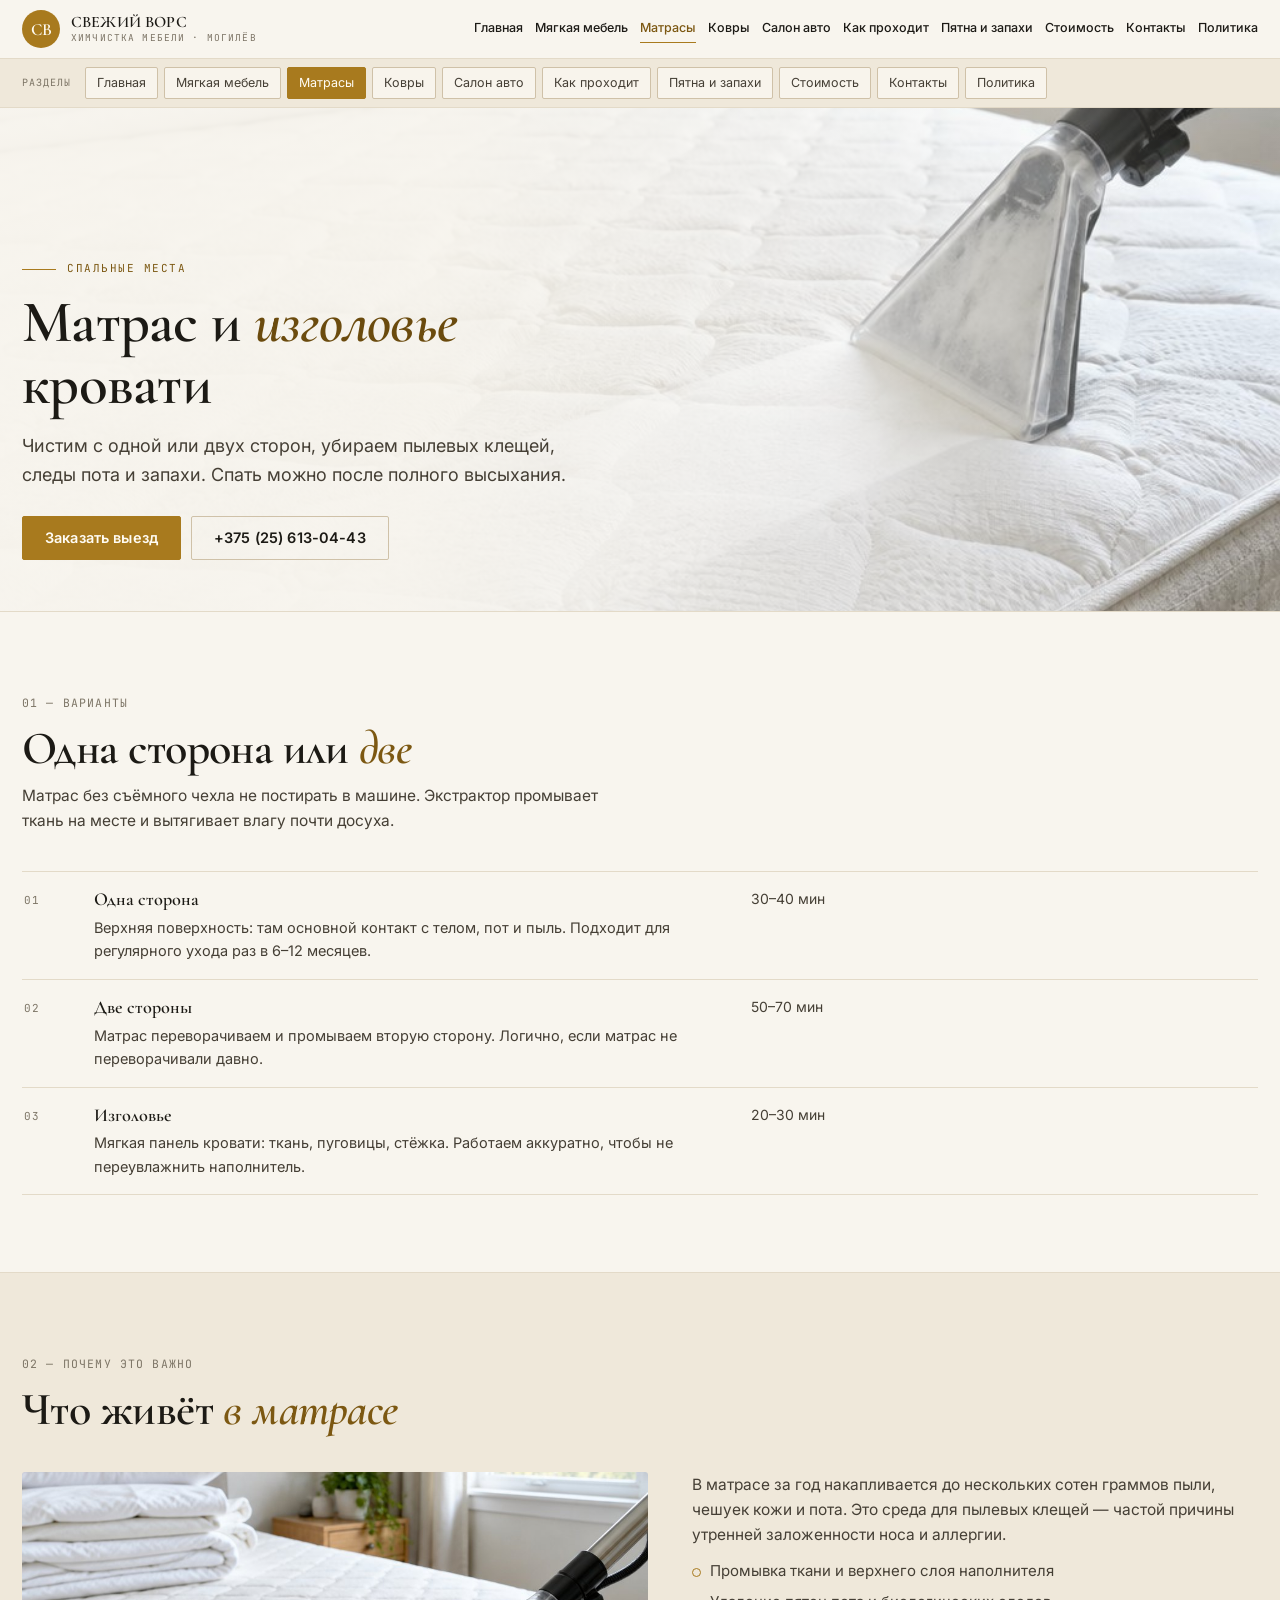
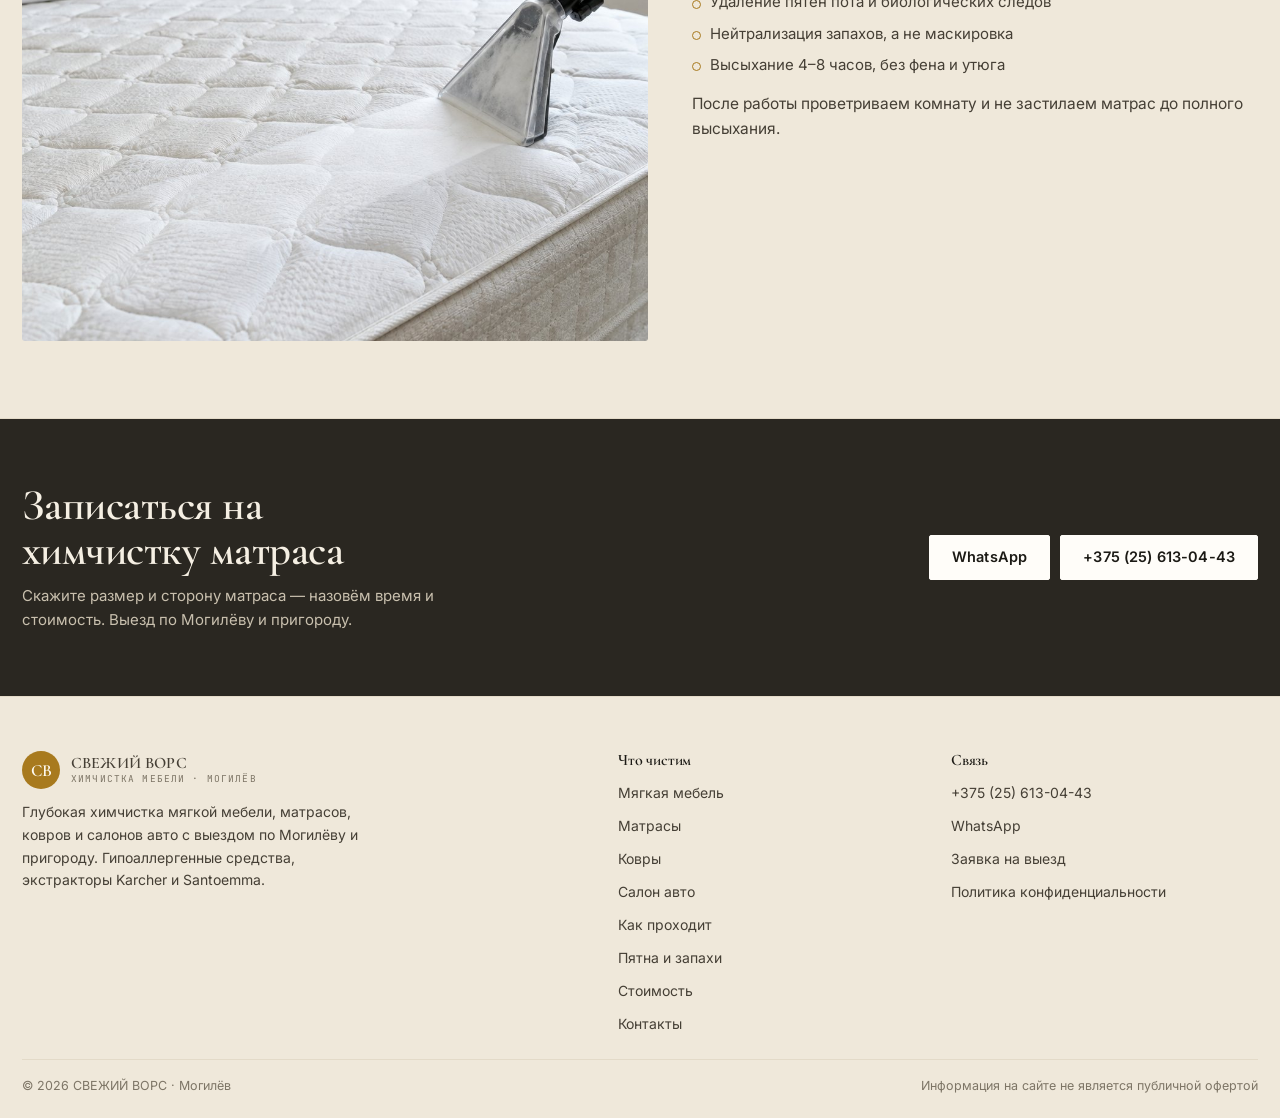
<file: matrasy.html>
<!DOCTYPE html><html lang="ru"><head><meta charset="utf-8"><meta name="viewport" content="width=device-width,initial-scale=1"><title>Химчистка матрасов в Могилёве с выездом — одна или две стороны</title><meta name="description" content="Глубокая химчистка ортопедических матрасов и мягких изголовьев на дому в Могилёве. Удаление пылевых клещей, пятен и запахов, высыхание 4–8 часов."><link rel="icon" href="data:image/svg+xml,%3Csvg xmlns='http://www.w3.org/2000/svg' viewBox='0 0 64 64'%3E%3Crect width='64' height='64' rx='14' fill='%23A87A1E'/%3E%3Cpath d='M20 44c0-12 6-20 12-24 6 4 12 12 12 24z' fill='%23FFFCF4'/%3E%3C/svg%3E"><style>:root{--paper:#F8F5EE;--paper2:#EFE8DA;--white:#FFFDF9;--ink:#1C1A15;--ink2:#453F35;--muted:#7D7566;--line:#E3DAC8;--line2:#CFC1A8;--gold:#A87A1E;--gold-d:#7C5812;--gold-l:#F3E8CF;--deep:#2A2721;--cream:#F5EFE3;--d:'Cormorant Garamond',Georgia,serif;--b:'Inter',system-ui,sans-serif;--m:'JetBrains Mono',ui-monospace,monospace;--pad:22px;--max:1240px}*{box-sizing:border-box}body{margin:0;background:var(--paper);color:var(--ink);font:400 16px/1.62 var(--b);-webkit-font-smoothing:antialiased}img{max-width:100%;display:block}a{color:inherit;text-decoration:none}button{font:inherit;color:inherit;border:0;background:none;cursor:pointer}h1,h2,h3{margin:0;font-family:var(--d);font-weight:600;line-height:1.04}[hidden]{display:none!important}.wrap{width:min(var(--max),100% - var(--pad)*2);margin-inline:auto}.header{position:sticky;top:0;z-index:60;background:rgba(248,245,238,.94);border-bottom:1px solid var(--line)}.header__in{display:flex;align-items:center;gap:14px;padding:10px 0}.hero{position:relative;isolation:isolate;min-height:clamp(520px,76vh,780px);display:flex;align-items:flex-end;overflow:hidden;border-bottom:1px solid var(--line)}.hero__bg{position:absolute;inset:0;z-index:-2}.hero__bg img{width:100%;height:100%;object-fit:cover}.hero::after{content:'';position:absolute;inset:0;z-index:-1;background:linear-gradient(96deg,rgba(248,245,238,.97) 0%,rgba(248,245,238,.93) 34%,rgba(248,245,238,.52) 62%,rgba(248,245,238,.03) 95%)}.hero__in{padding:clamp(34px,5vw,64px) 0 clamp(30px,4vw,52px)}.hero h1{font-size:clamp(2.5rem,6.4vw,5rem);max-width:16ch;margin:14px 0 0}.hero h1 em{font-style:italic;color:#6B4B0E}.hero__lead{margin-top:16px;max-width:50ch;font-size:clamp(15px,1.5vw,18px);color:var(--ink2)}.hero__acts{display:flex;flex-wrap:wrap;gap:10px;margin-top:26px}.btn{display:inline-flex;align-items:center;justify-content:center;gap:9px;padding:14px 22px;border-radius:2px;background:var(--gold);color:#FFFCF4;font:600 14.5px/1 var(--b);border:1px solid var(--gold)}.btn--ghost{background:transparent;color:var(--ink);border-color:var(--line2)}.btn--light{background:var(--white);color:var(--ink);border-color:var(--white)}.kick{display:inline-flex;align-items:center;gap:11px;font-family:var(--m);font-size:11px;letter-spacing:.14em;text-transform:uppercase;color:var(--gold-d)}.kick::before{content:'';width:34px;height:1px;background:var(--gold)}.mono{font-family:var(--m);font-size:11.5px;letter-spacing:.1em;text-transform:uppercase;color:var(--muted)}.logo{display:flex;align-items:center;gap:11px}.logo__mark{width:38px;height:38px;border-radius:50%;background:var(--gold);color:#FFFCF4;display:flex;align-items:center;justify-content:center;font:600 17px/1 var(--d)}.logo__txt{display:flex;flex-direction:column;line-height:1.15}.logo__txt b{font:600 16px/1.1 var(--d)}.logo__txt i{font-style:normal;font-family:var(--m);font-size:9.5px;letter-spacing:.12em;text-transform:uppercase;color:var(--muted);margin-top:2px}.burger{display:none;width:42px;height:42px;border:1px solid var(--line2);border-radius:2px;align-items:center;justify-content:center;flex-direction:column;gap:4px}.burger i{display:block;width:17px;height:1.5px;background:var(--ink)}.drawer{position:fixed;inset:0;z-index:100;background:rgba(28,26,21,.55);display:flex;justify-content:flex-end}.drawer__in{width:min(420px,100%);background:var(--paper);height:100%;overflow-y:auto;padding:18px 20px 30px}body.is-locked{overflow:hidden}@media(max-width:1099px){.nav,.header__tel,.header__in .btn{display:none}.burger{display:flex;margin-left:auto}.strip{display:none}.mbar{display:flex}}@media(max-width:860px){.hero::after{background:linear-gradient(to top,rgba(248,245,238,.98) 0%,rgba(248,245,238,.96) 52%,rgba(248,245,238,.74) 78%,rgba(248,245,238,.2) 100%)}}</style><link rel="preconnect" href="https://fonts.googleapis.com"><link rel="preconnect" href="https://fonts.gstatic.com" crossorigin><link href="https://fonts.googleapis.com/css2?family=Cormorant+Garamond:ital,wght@0,500;0,600;1,500;1,600&family=Inter:wght@400;500;600&family=JetBrains+Mono:wght@400;500&display=swap" rel="stylesheet"><link rel="stylesheet" href="assets/css/site.v1.css"></head><body><header class="header"><div class="wrap header__in"><a class="logo" href="index.html"><span class="logo__mark">СВ</span><span class="logo__txt"><b>СВЕЖИЙ ВОРС</b><i>химчистка мебели · Могилёв</i></span></a><nav class="nav" aria-label="Основное меню"><a href="index.html">Главная</a><a href="mebel.html">Мягкая мебель</a><a href="matrasy.html" class="is-on">Матрасы</a><a href="kovry.html">Ковры</a><a href="avto.html">Салон авто</a><a href="process.html">Как проходит</a><a href="pyatna.html">Пятна и запахи</a><a href="cena.html">Стоимость</a><a href="kontakty.html">Контакты</a><a href="politika.html">Политика</a></nav><a class="header__tel" href="tel:+375256130443">+375 (25) 613-04-43</a><a class="btn btn--sm" href="kontakty.html">Заказать выезд</a><button class="burger" type="button" aria-label="Меню" aria-expanded="false" aria-controls="drawer"><i></i><i></i><i></i></button></div></header><div class="strip"><div class="wrap strip__in"><span class="mono">Разделы</span><a href="index.html">Главная</a><a href="mebel.html">Мягкая мебель</a><a href="matrasy.html" aria-current="page">Матрасы</a><a href="kovry.html">Ковры</a><a href="avto.html">Салон авто</a><a href="process.html">Как проходит</a><a href="pyatna.html">Пятна и запахи</a><a href="cena.html">Стоимость</a><a href="kontakty.html">Контакты</a><a href="politika.html">Политика</a></div></div><div class="drawer" id="drawer" role="dialog" aria-modal="true" aria-label="Меню" hidden><div class="drawer__in"><div class="drawer__top"><a class="logo" href="index.html"><span class="logo__mark">СВ</span><span class="logo__txt"><b>СВЕЖИЙ ВОРС</b><i>химчистка мебели · Могилёв</i></span></a><button class="burger is-close" type="button" data-close aria-label="Закрыть меню"><i></i><i></i><i></i></button></div><nav><a href="index.html">Главная</a><a href="mebel.html">Мягкая мебель</a><a href="matrasy.html">Матрасы</a><a href="kovry.html">Ковры</a><a href="avto.html">Салон авто</a><a href="process.html">Как проходит</a><a href="pyatna.html">Пятна и запахи</a><a href="cena.html">Стоимость</a><a href="kontakty.html">Контакты</a><a href="politika.html">Политика</a></nav><div class="drawer__act"><a class="btn" href="tel:+375256130443">Позвонить</a><a class="btn btn--ghost" href="https://wa.me/375256130443" target="_blank" rel="noopener">WhatsApp</a></div></div></div><main><section class="hero" style="min-height:clamp(400px,56vh,560px)"><div class="hero__bg"><img src="assets/img/matras.jpg" alt="Химчистка матраса"></div><div class="wrap hero__in"><span class="kick">Спальные места</span><h1 style="font-size:clamp(2.1rem,4.8vw,3.7rem)">Матрас и <em>изголовье</em> кровати</h1><p class="hero__lead">Чистим с одной или двух сторон, убираем пылевых клещей, следы пота и запахи. Спать можно после полного высыхания.</p><div class="hero__acts"><a class="btn" href="kontakty.html">Заказать выезд</a><a class="btn btn--ghost" href="tel:+375256130443">+375 (25) 613-04-43</a></div></div></section><section class="sect "><div class="wrap"><div class="sect__head sect__head--one"><div><span class="mono">01 — варианты</span><h2>Одна сторона или <em>две</em></h2><p>Матрас без съёмного чехла не постирать в машине. Экстрактор промывает ткань на месте и вытягивает влагу почти досуха.</p></div></div><div class="rows"><div class="row"><span class="row__no">01</span><div><b>Одна сторона</b><p>Верхняя поверхность: там основной контакт с телом, пот и пыль. Подходит для регулярного ухода раз в 6–12 месяцев.</p></div><div class="row__v">30–40 мин</div></div><div class="row"><span class="row__no">02</span><div><b>Две стороны</b><p>Матрас переворачиваем и промываем вторую сторону. Логично, если матрас не переворачивали давно.</p></div><div class="row__v">50–70 мин</div></div><div class="row"><span class="row__no">03</span><div><b>Изголовье</b><p>Мягкая панель кровати: ткань, пуговицы, стёжка. Работаем аккуратно, чтобы не переувлажнить наполнитель.</p></div><div class="row__v">20–30 мин</div></div></div></div></section><section class="sect sect--dim"><div class="wrap"><div class="sect__head sect__head--one"><div><span class="mono">02 — почему это важно</span><h2>Что живёт <em>в матрасе</em></h2></div></div><div class="split"><figure class="figure"><img src="assets/img/matras.jpg" alt="Матрас после глубокой химчистки"></figure><div class="prose"><p>В матрасе за год накапливается до нескольких сотен граммов пыли, чешуек кожи и пота. Это среда для пылевых клещей — частой причины утренней заложенности носа и аллергии.</p><ul><li>Промывка ткани и верхнего слоя наполнителя</li><li>Удаление пятен пота и биологических следов</li><li>Нейтрализация запахов, а не маскировка</li><li>Высыхание 4–8 часов, без фена и утюга</li></ul><p>После работы проветриваем комнату и не застилаем матрас до полного высыхания.</p></div></div></div></section><section class="cta"><div class="wrap cta__in"><div><h2>Записаться на химчистку матраса</h2><p>Скажите размер и сторону матраса — назовём время и стоимость. Выезд по Могилёву и пригороду.</p></div><div class="cta__acts"><a class="btn btn--light" href="https://wa.me/375256130443" target="_blank" rel="noopener">WhatsApp</a><a class="btn btn--light" href="tel:+375256130443">+375 (25) 613-04-43</a></div></div></section></main><footer class="footer"><div class="wrap"><div class="footer__top"><div class="footer__about"><a class="logo" href="index.html"><span class="logo__mark">СВ</span><span class="logo__txt"><b>СВЕЖИЙ ВОРС</b><i>химчистка мебели · Могилёв</i></span></a><p>Глубокая химчистка мягкой мебели, матрасов, ковров и салонов авто с выездом по Могилёву и пригороду. Гипоаллергенные средства, экстракторы Karcher и Santoemma.</p></div><div><h4>Что чистим</h4><ul><li><a href="mebel.html">Мягкая мебель</a></li><li><a href="matrasy.html">Матрасы</a></li><li><a href="kovry.html">Ковры</a></li><li><a href="avto.html">Салон авто</a></li><li><a href="process.html">Как проходит</a></li><li><a href="pyatna.html">Пятна и запахи</a></li><li><a href="cena.html">Стоимость</a></li><li><a href="kontakty.html">Контакты</a></li></ul></div><div><h4>Связь</h4><ul><li><a href="tel:+375256130443">+375 (25) 613-04-43</a></li><li><a href="https://wa.me/375256130443" target="_blank" rel="noopener">WhatsApp</a></li><li><a href="kontakty.html">Заявка на выезд</a></li><li><a href="politika.html">Политика конфиденциальности</a></li></ul></div></div><div class="footer__bottom"><span>© 2026 СВЕЖИЙ ВОРС · Могилёв</span><span>Информация на сайте не является публичной офертой</span></div></div></footer><div class="mbar"><a href="tel:+375256130443">Позвонить</a><a href="https://wa.me/375256130443" target="_blank" rel="noopener">WhatsApp</a><a href="kontakty.html">Заявка</a></div><script src="assets/js/main.v1.js" defer></script></body></html>
</file>
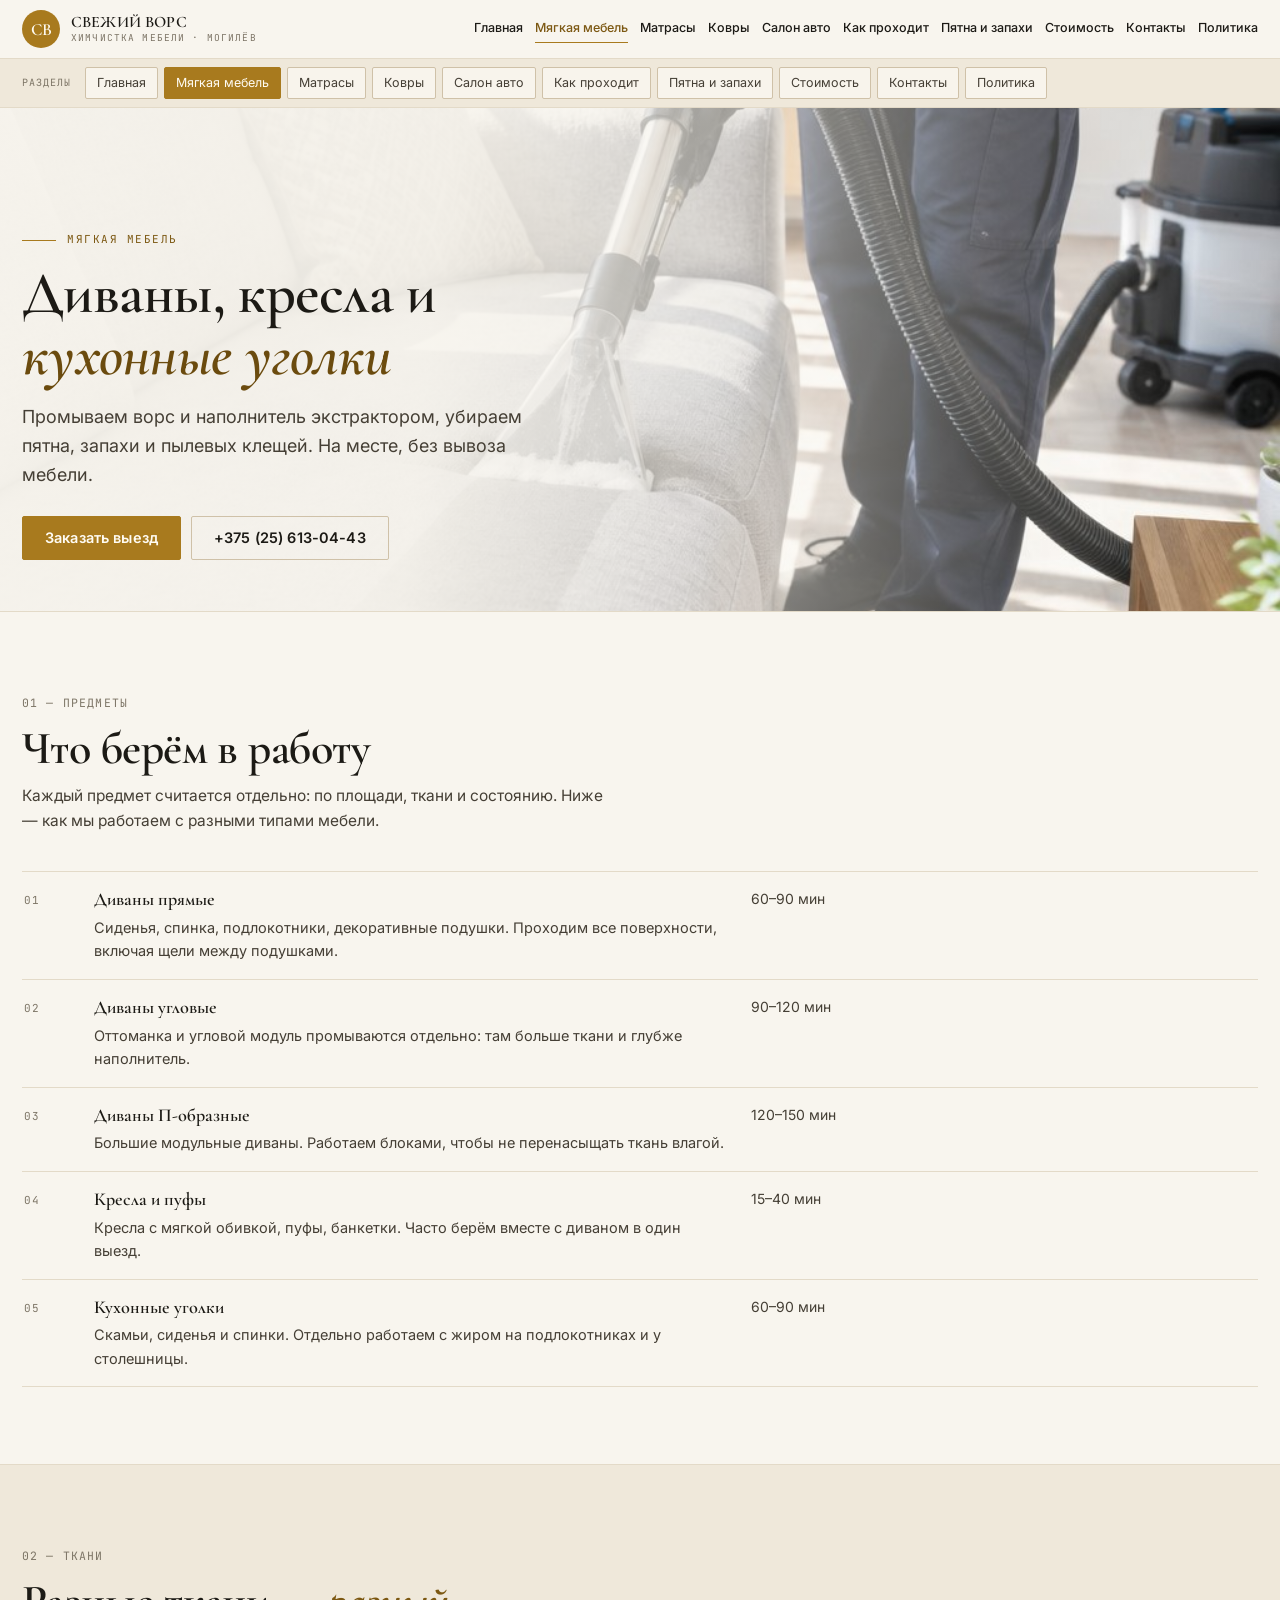
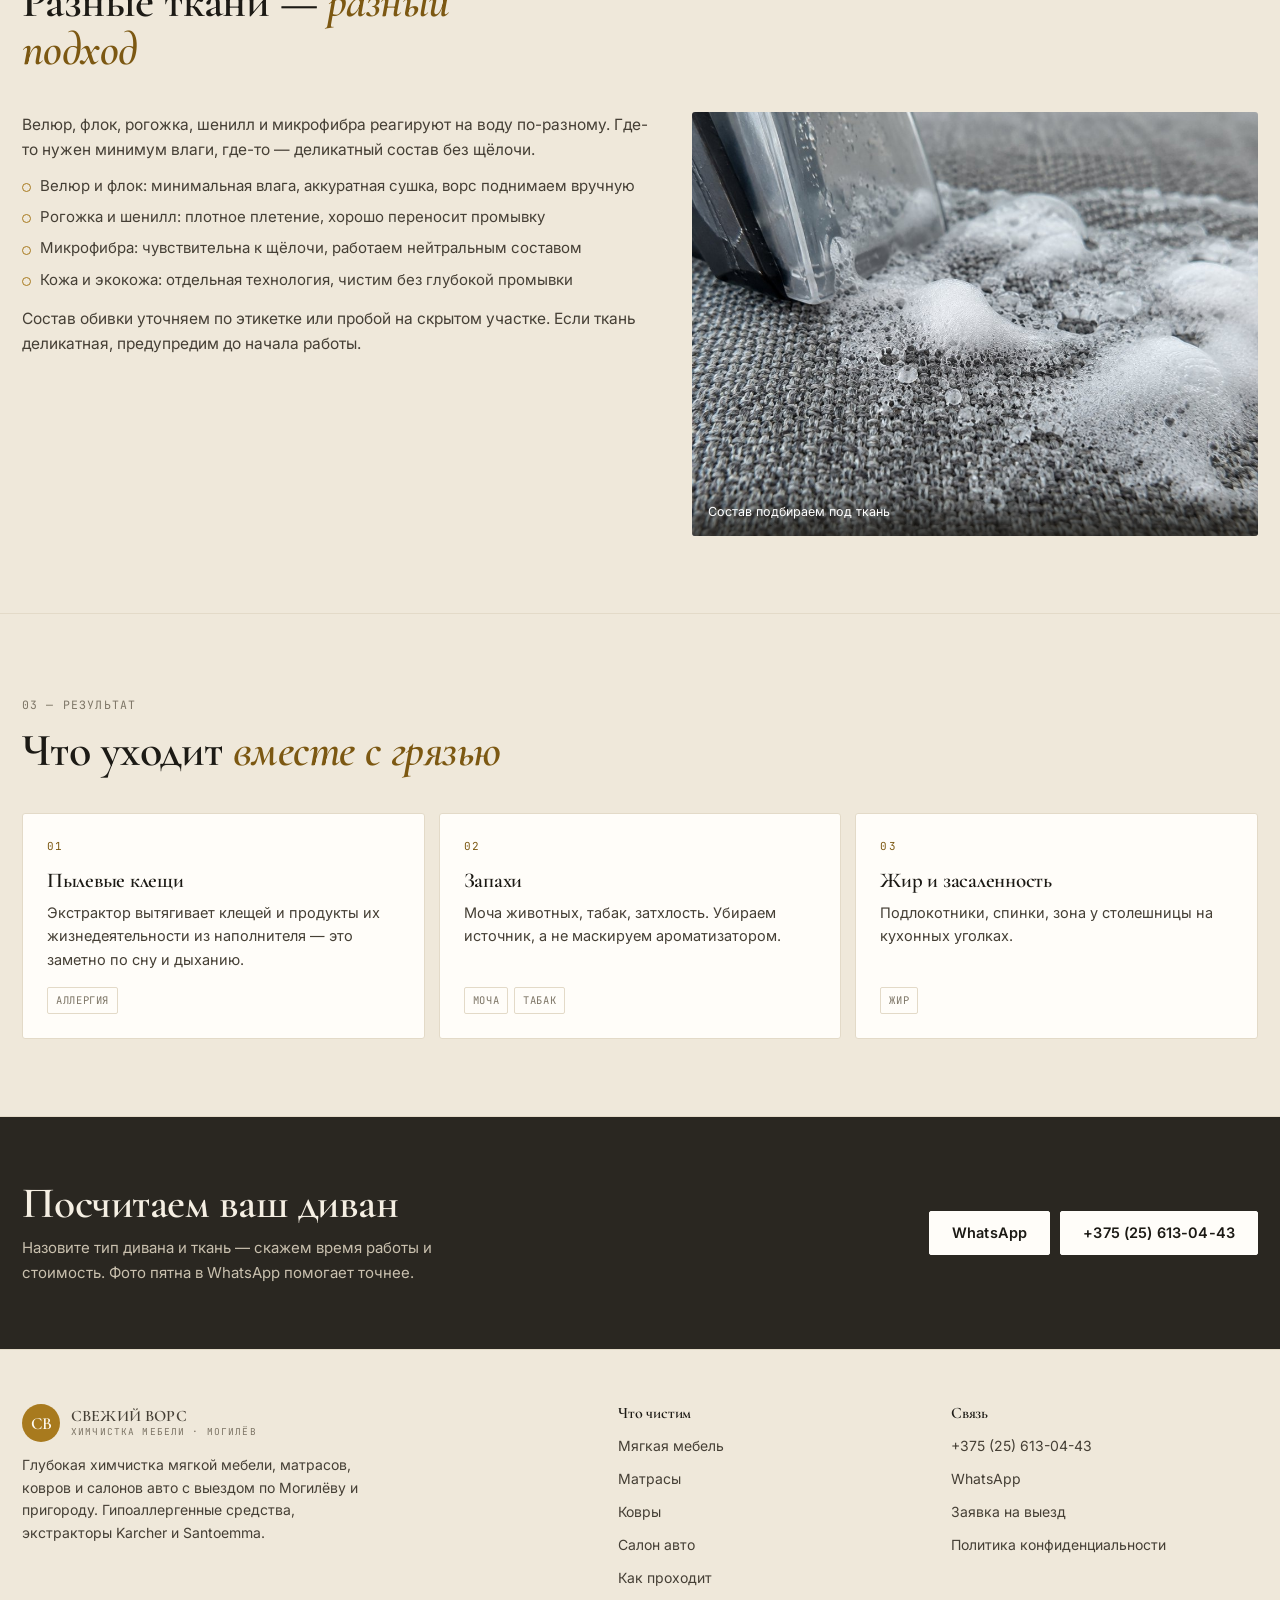
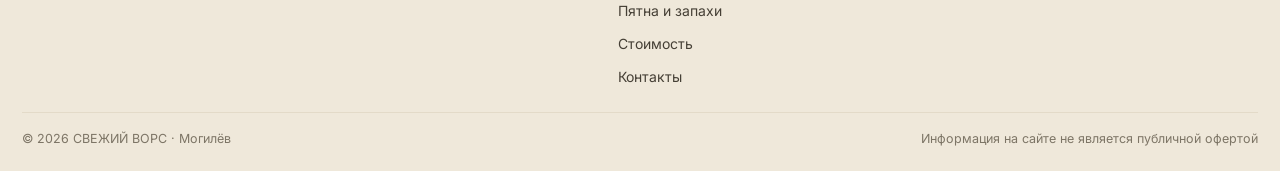
<file: mebel.html>
<!DOCTYPE html><html lang="ru"><head><meta charset="utf-8"><meta name="viewport" content="width=device-width,initial-scale=1"><title>Химчистка мягкой мебели в Могилёве — диваны, кресла, уголки</title><meta name="description" content="Химчистка диванов прямых, угловых и П-образных, кресел, пуфов и кухонных уголков с выездом по Могилёву. Глубокая промывка ворса и наполнителя."><link rel="icon" href="data:image/svg+xml,%3Csvg xmlns='http://www.w3.org/2000/svg' viewBox='0 0 64 64'%3E%3Crect width='64' height='64' rx='14' fill='%23A87A1E'/%3E%3Cpath d='M20 44c0-12 6-20 12-24 6 4 12 12 12 24z' fill='%23FFFCF4'/%3E%3C/svg%3E"><style>:root{--paper:#F8F5EE;--paper2:#EFE8DA;--white:#FFFDF9;--ink:#1C1A15;--ink2:#453F35;--muted:#7D7566;--line:#E3DAC8;--line2:#CFC1A8;--gold:#A87A1E;--gold-d:#7C5812;--gold-l:#F3E8CF;--deep:#2A2721;--cream:#F5EFE3;--d:'Cormorant Garamond',Georgia,serif;--b:'Inter',system-ui,sans-serif;--m:'JetBrains Mono',ui-monospace,monospace;--pad:22px;--max:1240px}*{box-sizing:border-box}body{margin:0;background:var(--paper);color:var(--ink);font:400 16px/1.62 var(--b);-webkit-font-smoothing:antialiased}img{max-width:100%;display:block}a{color:inherit;text-decoration:none}button{font:inherit;color:inherit;border:0;background:none;cursor:pointer}h1,h2,h3{margin:0;font-family:var(--d);font-weight:600;line-height:1.04}[hidden]{display:none!important}.wrap{width:min(var(--max),100% - var(--pad)*2);margin-inline:auto}.header{position:sticky;top:0;z-index:60;background:rgba(248,245,238,.94);border-bottom:1px solid var(--line)}.header__in{display:flex;align-items:center;gap:14px;padding:10px 0}.hero{position:relative;isolation:isolate;min-height:clamp(520px,76vh,780px);display:flex;align-items:flex-end;overflow:hidden;border-bottom:1px solid var(--line)}.hero__bg{position:absolute;inset:0;z-index:-2}.hero__bg img{width:100%;height:100%;object-fit:cover}.hero::after{content:'';position:absolute;inset:0;z-index:-1;background:linear-gradient(96deg,rgba(248,245,238,.97) 0%,rgba(248,245,238,.93) 34%,rgba(248,245,238,.52) 62%,rgba(248,245,238,.03) 95%)}.hero__in{padding:clamp(34px,5vw,64px) 0 clamp(30px,4vw,52px)}.hero h1{font-size:clamp(2.5rem,6.4vw,5rem);max-width:16ch;margin:14px 0 0}.hero h1 em{font-style:italic;color:#6B4B0E}.hero__lead{margin-top:16px;max-width:50ch;font-size:clamp(15px,1.5vw,18px);color:var(--ink2)}.hero__acts{display:flex;flex-wrap:wrap;gap:10px;margin-top:26px}.btn{display:inline-flex;align-items:center;justify-content:center;gap:9px;padding:14px 22px;border-radius:2px;background:var(--gold);color:#FFFCF4;font:600 14.5px/1 var(--b);border:1px solid var(--gold)}.btn--ghost{background:transparent;color:var(--ink);border-color:var(--line2)}.btn--light{background:var(--white);color:var(--ink);border-color:var(--white)}.kick{display:inline-flex;align-items:center;gap:11px;font-family:var(--m);font-size:11px;letter-spacing:.14em;text-transform:uppercase;color:var(--gold-d)}.kick::before{content:'';width:34px;height:1px;background:var(--gold)}.mono{font-family:var(--m);font-size:11.5px;letter-spacing:.1em;text-transform:uppercase;color:var(--muted)}.logo{display:flex;align-items:center;gap:11px}.logo__mark{width:38px;height:38px;border-radius:50%;background:var(--gold);color:#FFFCF4;display:flex;align-items:center;justify-content:center;font:600 17px/1 var(--d)}.logo__txt{display:flex;flex-direction:column;line-height:1.15}.logo__txt b{font:600 16px/1.1 var(--d)}.logo__txt i{font-style:normal;font-family:var(--m);font-size:9.5px;letter-spacing:.12em;text-transform:uppercase;color:var(--muted);margin-top:2px}.burger{display:none;width:42px;height:42px;border:1px solid var(--line2);border-radius:2px;align-items:center;justify-content:center;flex-direction:column;gap:4px}.burger i{display:block;width:17px;height:1.5px;background:var(--ink)}.drawer{position:fixed;inset:0;z-index:100;background:rgba(28,26,21,.55);display:flex;justify-content:flex-end}.drawer__in{width:min(420px,100%);background:var(--paper);height:100%;overflow-y:auto;padding:18px 20px 30px}body.is-locked{overflow:hidden}@media(max-width:1099px){.nav,.header__tel,.header__in .btn{display:none}.burger{display:flex;margin-left:auto}.strip{display:none}.mbar{display:flex}}@media(max-width:860px){.hero::after{background:linear-gradient(to top,rgba(248,245,238,.98) 0%,rgba(248,245,238,.96) 52%,rgba(248,245,238,.74) 78%,rgba(248,245,238,.2) 100%)}}</style><link rel="preconnect" href="https://fonts.googleapis.com"><link rel="preconnect" href="https://fonts.gstatic.com" crossorigin><link href="https://fonts.googleapis.com/css2?family=Cormorant+Garamond:ital,wght@0,500;0,600;1,500;1,600&family=Inter:wght@400;500;600&family=JetBrains+Mono:wght@400;500&display=swap" rel="stylesheet"><link rel="stylesheet" href="assets/css/site.v1.css"></head><body><header class="header"><div class="wrap header__in"><a class="logo" href="index.html"><span class="logo__mark">СВ</span><span class="logo__txt"><b>СВЕЖИЙ ВОРС</b><i>химчистка мебели · Могилёв</i></span></a><nav class="nav" aria-label="Основное меню"><a href="index.html">Главная</a><a href="mebel.html" class="is-on">Мягкая мебель</a><a href="matrasy.html">Матрасы</a><a href="kovry.html">Ковры</a><a href="avto.html">Салон авто</a><a href="process.html">Как проходит</a><a href="pyatna.html">Пятна и запахи</a><a href="cena.html">Стоимость</a><a href="kontakty.html">Контакты</a><a href="politika.html">Политика</a></nav><a class="header__tel" href="tel:+375256130443">+375 (25) 613-04-43</a><a class="btn btn--sm" href="kontakty.html">Заказать выезд</a><button class="burger" type="button" aria-label="Меню" aria-expanded="false" aria-controls="drawer"><i></i><i></i><i></i></button></div></header><div class="strip"><div class="wrap strip__in"><span class="mono">Разделы</span><a href="index.html">Главная</a><a href="mebel.html" aria-current="page">Мягкая мебель</a><a href="matrasy.html">Матрасы</a><a href="kovry.html">Ковры</a><a href="avto.html">Салон авто</a><a href="process.html">Как проходит</a><a href="pyatna.html">Пятна и запахи</a><a href="cena.html">Стоимость</a><a href="kontakty.html">Контакты</a><a href="politika.html">Политика</a></div></div><div class="drawer" id="drawer" role="dialog" aria-modal="true" aria-label="Меню" hidden><div class="drawer__in"><div class="drawer__top"><a class="logo" href="index.html"><span class="logo__mark">СВ</span><span class="logo__txt"><b>СВЕЖИЙ ВОРС</b><i>химчистка мебели · Могилёв</i></span></a><button class="burger is-close" type="button" data-close aria-label="Закрыть меню"><i></i><i></i><i></i></button></div><nav><a href="index.html">Главная</a><a href="mebel.html">Мягкая мебель</a><a href="matrasy.html">Матрасы</a><a href="kovry.html">Ковры</a><a href="avto.html">Салон авто</a><a href="process.html">Как проходит</a><a href="pyatna.html">Пятна и запахи</a><a href="cena.html">Стоимость</a><a href="kontakty.html">Контакты</a><a href="politika.html">Политика</a></nav><div class="drawer__act"><a class="btn" href="tel:+375256130443">Позвонить</a><a class="btn btn--ghost" href="https://wa.me/375256130443" target="_blank" rel="noopener">WhatsApp</a></div></div></div><main><section class="hero" style="min-height:clamp(400px,56vh,560px)"><div class="hero__bg"><img src="assets/img/hero.jpg" alt="Химчистка дивана"></div><div class="wrap hero__in"><span class="kick">Мягкая мебель</span><h1 style="font-size:clamp(2.1rem,4.8vw,3.7rem)">Диваны, кресла и <em>кухонные уголки</em></h1><p class="hero__lead">Промываем ворс и наполнитель экстрактором, убираем пятна, запахи и пылевых клещей. На месте, без вывоза мебели.</p><div class="hero__acts"><a class="btn" href="kontakty.html">Заказать выезд</a><a class="btn btn--ghost" href="tel:+375256130443">+375 (25) 613-04-43</a></div></div></section><section class="sect "><div class="wrap"><div class="sect__head sect__head--one"><div><span class="mono">01 — предметы</span><h2>Что берём в работу</h2><p>Каждый предмет считается отдельно: по площади, ткани и состоянию. Ниже — как мы работаем с разными типами мебели.</p></div></div><div class="rows"><div class="row"><span class="row__no">01</span><div><b>Диваны прямые</b><p>Сиденья, спинка, подлокотники, декоративные подушки. Проходим все поверхности, включая щели между подушками.</p></div><div class="row__v">60–90 мин</div></div><div class="row"><span class="row__no">02</span><div><b>Диваны угловые</b><p>Оттоманка и угловой модуль промываются отдельно: там больше ткани и глубже наполнитель.</p></div><div class="row__v">90–120 мин</div></div><div class="row"><span class="row__no">03</span><div><b>Диваны П-образные</b><p>Большие модульные диваны. Работаем блоками, чтобы не перенасыщать ткань влагой.</p></div><div class="row__v">120–150 мин</div></div><div class="row"><span class="row__no">04</span><div><b>Кресла и пуфы</b><p>Кресла с мягкой обивкой, пуфы, банкетки. Часто берём вместе с диваном в один выезд.</p></div><div class="row__v">15–40 мин</div></div><div class="row"><span class="row__no">05</span><div><b>Кухонные уголки</b><p>Скамьи, сиденья и спинки. Отдельно работаем с жиром на подлокотниках и у столешницы.</p></div><div class="row__v">60–90 мин</div></div></div></div></section><section class="sect sect--dim"><div class="wrap"><div class="sect__head sect__head--one"><div><span class="mono">02 — ткани</span><h2>Разные ткани — <em>разный подход</em></h2></div></div><div class="split"><div class="prose"><p>Велюр, флок, рогожка, шенилл и микрофибра реагируют на воду по-разному. Где-то нужен минимум влаги, где-то — деликатный состав без щёлочи.</p><ul><li>Велюр и флок: минимальная влага, аккуратная сушка, ворс поднимаем вручную</li><li>Рогожка и шенилл: плотное плетение, хорошо переносит промывку</li><li>Микрофибра: чувствительна к щёлочи, работаем нейтральным составом</li><li>Кожа и экокожа: отдельная технология, чистим без глубокой промывки</li></ul><p>Состав обивки уточняем по этикетке или пробой на скрытом участке. Если ткань деликатная, предупредим до начала работы.</p></div><figure class="figure"><img src="assets/img/foam.jpg" alt="Пена на ворсе обивки"><figcaption>Состав подбираем под ткань</figcaption></figure></div></div></section><section class="sect sect--dim"><div class="wrap"><div class="sect__head sect__head--one"><div><span class="mono">03 — результат</span><h2>Что уходит <em>вместе с грязью</em></h2></div></div><div class="cards"><article class="card"><span class="card__n">01</span><h3>Пылевые клещи</h3><p>Экстрактор вытягивает клещей и продукты их жизнедеятельности из наполнителя — это заметно по сну и дыханию.</p><div class="card__tags"><span>аллергия</span></div></article><article class="card"><span class="card__n">02</span><h3>Запахи</h3><p>Моча животных, табак, затхлость. Убираем источник, а не маскируем ароматизатором.</p><div class="card__tags"><span>моча</span><span>табак</span></div></article><article class="card"><span class="card__n">03</span><h3>Жир и засаленность</h3><p>Подлокотники, спинки, зона у столешницы на кухонных уголках.</p><div class="card__tags"><span>жир</span></div></article></div></div></section><section class="cta"><div class="wrap cta__in"><div><h2>Посчитаем ваш диван</h2><p>Назовите тип дивана и ткань — скажем время работы и стоимость. Фото пятна в WhatsApp помогает точнее.</p></div><div class="cta__acts"><a class="btn btn--light" href="https://wa.me/375256130443" target="_blank" rel="noopener">WhatsApp</a><a class="btn btn--light" href="tel:+375256130443">+375 (25) 613-04-43</a></div></div></section></main><footer class="footer"><div class="wrap"><div class="footer__top"><div class="footer__about"><a class="logo" href="index.html"><span class="logo__mark">СВ</span><span class="logo__txt"><b>СВЕЖИЙ ВОРС</b><i>химчистка мебели · Могилёв</i></span></a><p>Глубокая химчистка мягкой мебели, матрасов, ковров и салонов авто с выездом по Могилёву и пригороду. Гипоаллергенные средства, экстракторы Karcher и Santoemma.</p></div><div><h4>Что чистим</h4><ul><li><a href="mebel.html">Мягкая мебель</a></li><li><a href="matrasy.html">Матрасы</a></li><li><a href="kovry.html">Ковры</a></li><li><a href="avto.html">Салон авто</a></li><li><a href="process.html">Как проходит</a></li><li><a href="pyatna.html">Пятна и запахи</a></li><li><a href="cena.html">Стоимость</a></li><li><a href="kontakty.html">Контакты</a></li></ul></div><div><h4>Связь</h4><ul><li><a href="tel:+375256130443">+375 (25) 613-04-43</a></li><li><a href="https://wa.me/375256130443" target="_blank" rel="noopener">WhatsApp</a></li><li><a href="kontakty.html">Заявка на выезд</a></li><li><a href="politika.html">Политика конфиденциальности</a></li></ul></div></div><div class="footer__bottom"><span>© 2026 СВЕЖИЙ ВОРС · Могилёв</span><span>Информация на сайте не является публичной офертой</span></div></div></footer><div class="mbar"><a href="tel:+375256130443">Позвонить</a><a href="https://wa.me/375256130443" target="_blank" rel="noopener">WhatsApp</a><a href="kontakty.html">Заявка</a></div><script src="assets/js/main.v1.js" defer></script></body></html>
</file>
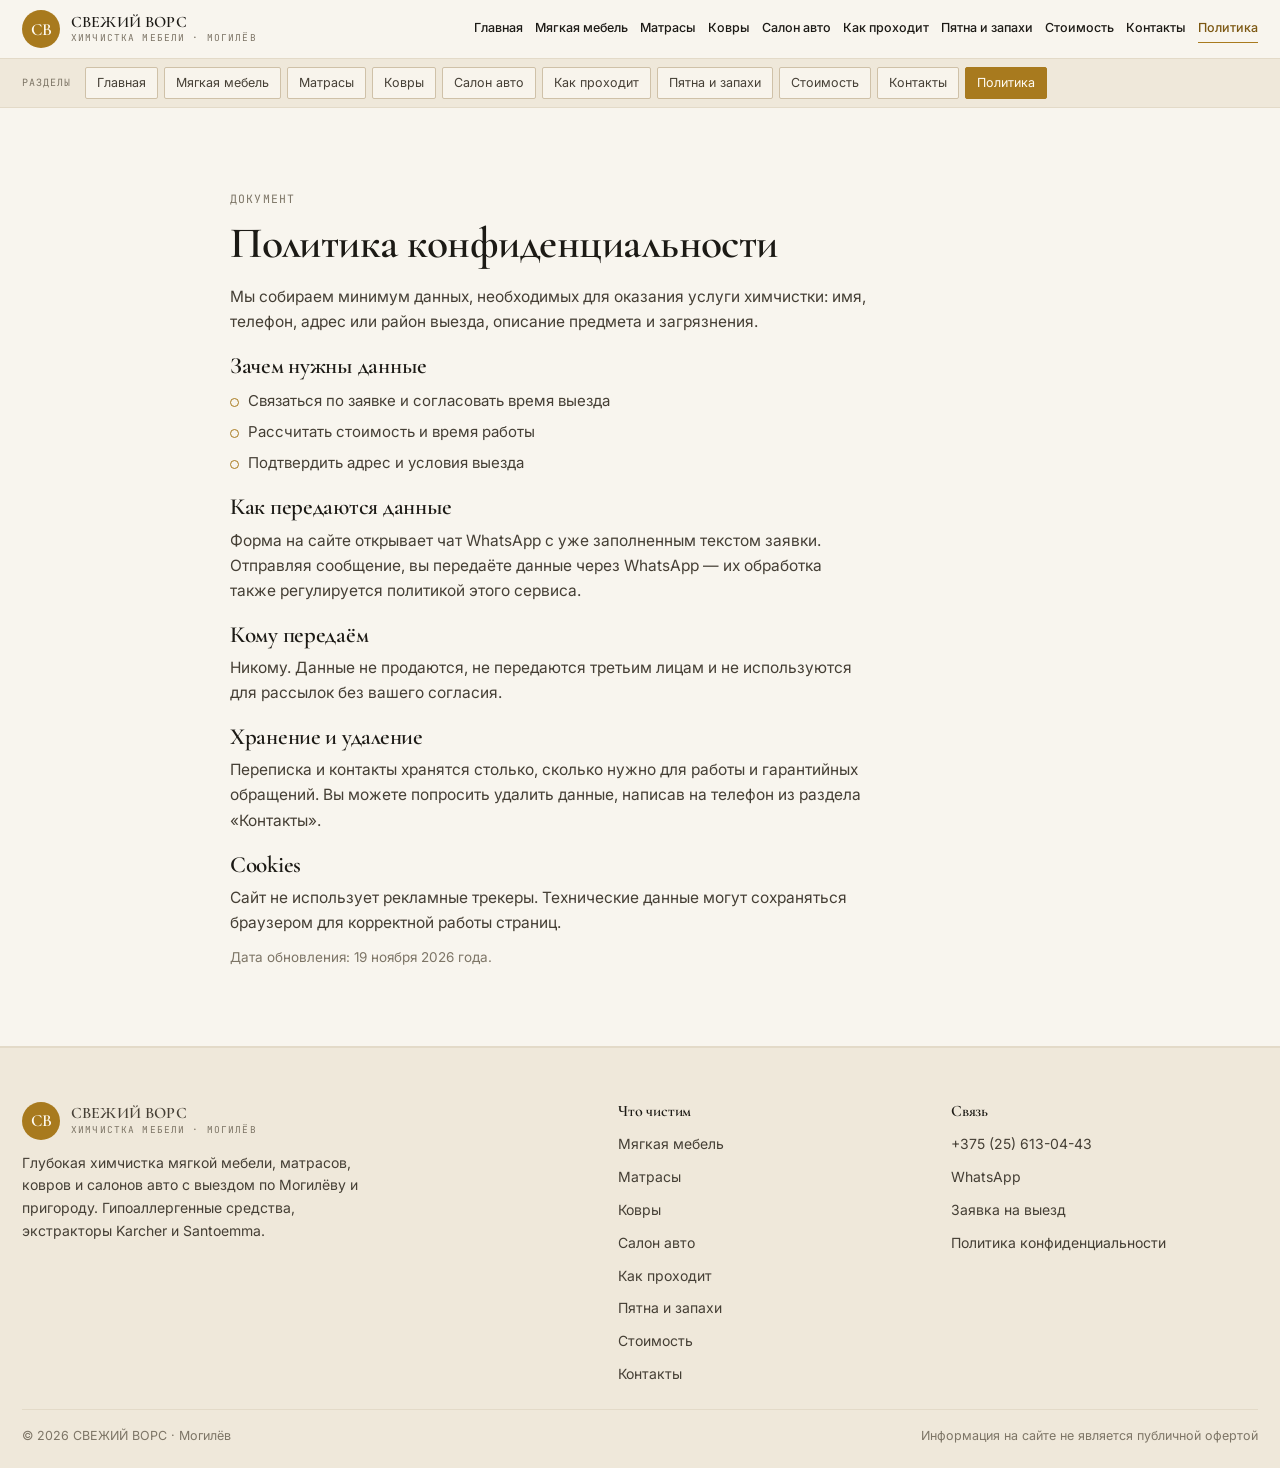
<file: politika.html>
<!DOCTYPE html><html lang="ru"><head><meta charset="utf-8"><meta name="viewport" content="width=device-width,initial-scale=1"><title>Политика конфиденциальности — СВЕЖИЙ ВОРС</title><meta name="description" content="Как обрабатываются персональные данные при обращении за химчисткой мебели в Могилёве."><link rel="icon" href="data:image/svg+xml,%3Csvg xmlns='http://www.w3.org/2000/svg' viewBox='0 0 64 64'%3E%3Crect width='64' height='64' rx='14' fill='%23A87A1E'/%3E%3Cpath d='M20 44c0-12 6-20 12-24 6 4 12 12 12 24z' fill='%23FFFCF4'/%3E%3C/svg%3E"><style>:root{--paper:#F8F5EE;--paper2:#EFE8DA;--white:#FFFDF9;--ink:#1C1A15;--ink2:#453F35;--muted:#7D7566;--line:#E3DAC8;--line2:#CFC1A8;--gold:#A87A1E;--gold-d:#7C5812;--gold-l:#F3E8CF;--deep:#2A2721;--cream:#F5EFE3;--d:'Cormorant Garamond',Georgia,serif;--b:'Inter',system-ui,sans-serif;--m:'JetBrains Mono',ui-monospace,monospace;--pad:22px;--max:1240px}*{box-sizing:border-box}body{margin:0;background:var(--paper);color:var(--ink);font:400 16px/1.62 var(--b);-webkit-font-smoothing:antialiased}img{max-width:100%;display:block}a{color:inherit;text-decoration:none}button{font:inherit;color:inherit;border:0;background:none;cursor:pointer}h1,h2,h3{margin:0;font-family:var(--d);font-weight:600;line-height:1.04}[hidden]{display:none!important}.wrap{width:min(var(--max),100% - var(--pad)*2);margin-inline:auto}.header{position:sticky;top:0;z-index:60;background:rgba(248,245,238,.94);border-bottom:1px solid var(--line)}.header__in{display:flex;align-items:center;gap:14px;padding:10px 0}.hero{position:relative;isolation:isolate;min-height:clamp(520px,76vh,780px);display:flex;align-items:flex-end;overflow:hidden;border-bottom:1px solid var(--line)}.hero__bg{position:absolute;inset:0;z-index:-2}.hero__bg img{width:100%;height:100%;object-fit:cover}.hero::after{content:'';position:absolute;inset:0;z-index:-1;background:linear-gradient(96deg,rgba(248,245,238,.97) 0%,rgba(248,245,238,.93) 34%,rgba(248,245,238,.52) 62%,rgba(248,245,238,.03) 95%)}.hero__in{padding:clamp(34px,5vw,64px) 0 clamp(30px,4vw,52px)}.hero h1{font-size:clamp(2.5rem,6.4vw,5rem);max-width:16ch;margin:14px 0 0}.hero h1 em{font-style:italic;color:#6B4B0E}.hero__lead{margin-top:16px;max-width:50ch;font-size:clamp(15px,1.5vw,18px);color:var(--ink2)}.hero__acts{display:flex;flex-wrap:wrap;gap:10px;margin-top:26px}.btn{display:inline-flex;align-items:center;justify-content:center;gap:9px;padding:14px 22px;border-radius:2px;background:var(--gold);color:#FFFCF4;font:600 14.5px/1 var(--b);border:1px solid var(--gold)}.btn--ghost{background:transparent;color:var(--ink);border-color:var(--line2)}.btn--light{background:var(--white);color:var(--ink);border-color:var(--white)}.kick{display:inline-flex;align-items:center;gap:11px;font-family:var(--m);font-size:11px;letter-spacing:.14em;text-transform:uppercase;color:var(--gold-d)}.kick::before{content:'';width:34px;height:1px;background:var(--gold)}.mono{font-family:var(--m);font-size:11.5px;letter-spacing:.1em;text-transform:uppercase;color:var(--muted)}.logo{display:flex;align-items:center;gap:11px}.logo__mark{width:38px;height:38px;border-radius:50%;background:var(--gold);color:#FFFCF4;display:flex;align-items:center;justify-content:center;font:600 17px/1 var(--d)}.logo__txt{display:flex;flex-direction:column;line-height:1.15}.logo__txt b{font:600 16px/1.1 var(--d)}.logo__txt i{font-style:normal;font-family:var(--m);font-size:9.5px;letter-spacing:.12em;text-transform:uppercase;color:var(--muted);margin-top:2px}.burger{display:none;width:42px;height:42px;border:1px solid var(--line2);border-radius:2px;align-items:center;justify-content:center;flex-direction:column;gap:4px}.burger i{display:block;width:17px;height:1.5px;background:var(--ink)}.drawer{position:fixed;inset:0;z-index:100;background:rgba(28,26,21,.55);display:flex;justify-content:flex-end}.drawer__in{width:min(420px,100%);background:var(--paper);height:100%;overflow-y:auto;padding:18px 20px 30px}body.is-locked{overflow:hidden}@media(max-width:1099px){.nav,.header__tel,.header__in .btn{display:none}.burger{display:flex;margin-left:auto}.strip{display:none}.mbar{display:flex}}@media(max-width:860px){.hero::after{background:linear-gradient(to top,rgba(248,245,238,.98) 0%,rgba(248,245,238,.96) 52%,rgba(248,245,238,.74) 78%,rgba(248,245,238,.2) 100%)}}</style><link rel="preconnect" href="https://fonts.googleapis.com"><link rel="preconnect" href="https://fonts.gstatic.com" crossorigin><link href="https://fonts.googleapis.com/css2?family=Cormorant+Garamond:ital,wght@0,500;0,600;1,500;1,600&family=Inter:wght@400;500;600&family=JetBrains+Mono:wght@400;500&display=swap" rel="stylesheet"><link rel="stylesheet" href="assets/css/site.v1.css"></head><body><header class="header"><div class="wrap header__in"><a class="logo" href="index.html"><span class="logo__mark">СВ</span><span class="logo__txt"><b>СВЕЖИЙ ВОРС</b><i>химчистка мебели · Могилёв</i></span></a><nav class="nav" aria-label="Основное меню"><a href="index.html">Главная</a><a href="mebel.html">Мягкая мебель</a><a href="matrasy.html">Матрасы</a><a href="kovry.html">Ковры</a><a href="avto.html">Салон авто</a><a href="process.html">Как проходит</a><a href="pyatna.html">Пятна и запахи</a><a href="cena.html">Стоимость</a><a href="kontakty.html">Контакты</a><a href="politika.html" class="is-on">Политика</a></nav><a class="header__tel" href="tel:+375256130443">+375 (25) 613-04-43</a><a class="btn btn--sm" href="kontakty.html">Заказать выезд</a><button class="burger" type="button" aria-label="Меню" aria-expanded="false" aria-controls="drawer"><i></i><i></i><i></i></button></div></header><div class="strip"><div class="wrap strip__in"><span class="mono">Разделы</span><a href="index.html">Главная</a><a href="mebel.html">Мягкая мебель</a><a href="matrasy.html">Матрасы</a><a href="kovry.html">Ковры</a><a href="avto.html">Салон авто</a><a href="process.html">Как проходит</a><a href="pyatna.html">Пятна и запахи</a><a href="cena.html">Стоимость</a><a href="kontakty.html">Контакты</a><a href="politika.html" aria-current="page">Политика</a></div></div><div class="drawer" id="drawer" role="dialog" aria-modal="true" aria-label="Меню" hidden><div class="drawer__in"><div class="drawer__top"><a class="logo" href="index.html"><span class="logo__mark">СВ</span><span class="logo__txt"><b>СВЕЖИЙ ВОРС</b><i>химчистка мебели · Могилёв</i></span></a><button class="burger is-close" type="button" data-close aria-label="Закрыть меню"><i></i><i></i><i></i></button></div><nav><a href="index.html">Главная</a><a href="mebel.html">Мягкая мебель</a><a href="matrasy.html">Матрасы</a><a href="kovry.html">Ковры</a><a href="avto.html">Салон авто</a><a href="process.html">Как проходит</a><a href="pyatna.html">Пятна и запахи</a><a href="cena.html">Стоимость</a><a href="kontakty.html">Контакты</a><a href="politika.html">Политика</a></nav><div class="drawer__act"><a class="btn" href="tel:+375256130443">Позвонить</a><a class="btn btn--ghost" href="https://wa.me/375256130443" target="_blank" rel="noopener">WhatsApp</a></div></div></div><main><section class="sect"><div class="wrap" style="max-width:820px"><span class="mono">Документ</span><h1 style="font-size:clamp(1.9rem,3.4vw,2.8rem);margin:10px 0 18px">Политика конфиденциальности</h1><div class="prose"><p>Мы собираем минимум данных, необходимых для оказания услуги химчистки: имя, телефон, адрес или район выезда, описание предмета и загрязнения.</p><h3>Зачем нужны данные</h3><ul><li>Связаться по заявке и согласовать время выезда</li><li>Рассчитать стоимость и время работы</li><li>Подтвердить адрес и условия выезда</li></ul><h3>Как передаются данные</h3><p>Форма на сайте открывает чат WhatsApp с уже заполненным текстом заявки. Отправляя сообщение, вы передаёте данные через WhatsApp — их обработка также регулируется политикой этого сервиса.</p><h3>Кому передаём</h3><p>Никому. Данные не продаются, не передаются третьим лицам и не используются для рассылок без вашего согласия.</p><h3>Хранение и удаление</h3><p>Переписка и контакты хранятся столько, сколько нужно для работы и гарантийных обращений. Вы можете попросить удалить данные, написав на телефон из раздела «Контакты».</p><h3>Cookies</h3><p>Сайт не использует рекламные трекеры. Технические данные могут сохраняться браузером для корректной работы страниц.</p><p style="color:var(--muted);font-size:13.5px">Дата обновления: 19 ноября 2026 года.</p></div></div></section></main><footer class="footer"><div class="wrap"><div class="footer__top"><div class="footer__about"><a class="logo" href="index.html"><span class="logo__mark">СВ</span><span class="logo__txt"><b>СВЕЖИЙ ВОРС</b><i>химчистка мебели · Могилёв</i></span></a><p>Глубокая химчистка мягкой мебели, матрасов, ковров и салонов авто с выездом по Могилёву и пригороду. Гипоаллергенные средства, экстракторы Karcher и Santoemma.</p></div><div><h4>Что чистим</h4><ul><li><a href="mebel.html">Мягкая мебель</a></li><li><a href="matrasy.html">Матрасы</a></li><li><a href="kovry.html">Ковры</a></li><li><a href="avto.html">Салон авто</a></li><li><a href="process.html">Как проходит</a></li><li><a href="pyatna.html">Пятна и запахи</a></li><li><a href="cena.html">Стоимость</a></li><li><a href="kontakty.html">Контакты</a></li></ul></div><div><h4>Связь</h4><ul><li><a href="tel:+375256130443">+375 (25) 613-04-43</a></li><li><a href="https://wa.me/375256130443" target="_blank" rel="noopener">WhatsApp</a></li><li><a href="kontakty.html">Заявка на выезд</a></li><li><a href="politika.html">Политика конфиденциальности</a></li></ul></div></div><div class="footer__bottom"><span>© 2026 СВЕЖИЙ ВОРС · Могилёв</span><span>Информация на сайте не является публичной офертой</span></div></div></footer><div class="mbar"><a href="tel:+375256130443">Позвонить</a><a href="https://wa.me/375256130443" target="_blank" rel="noopener">WhatsApp</a><a href="kontakty.html">Заявка</a></div><script src="assets/js/main.v1.js" defer></script></body></html>
</file>
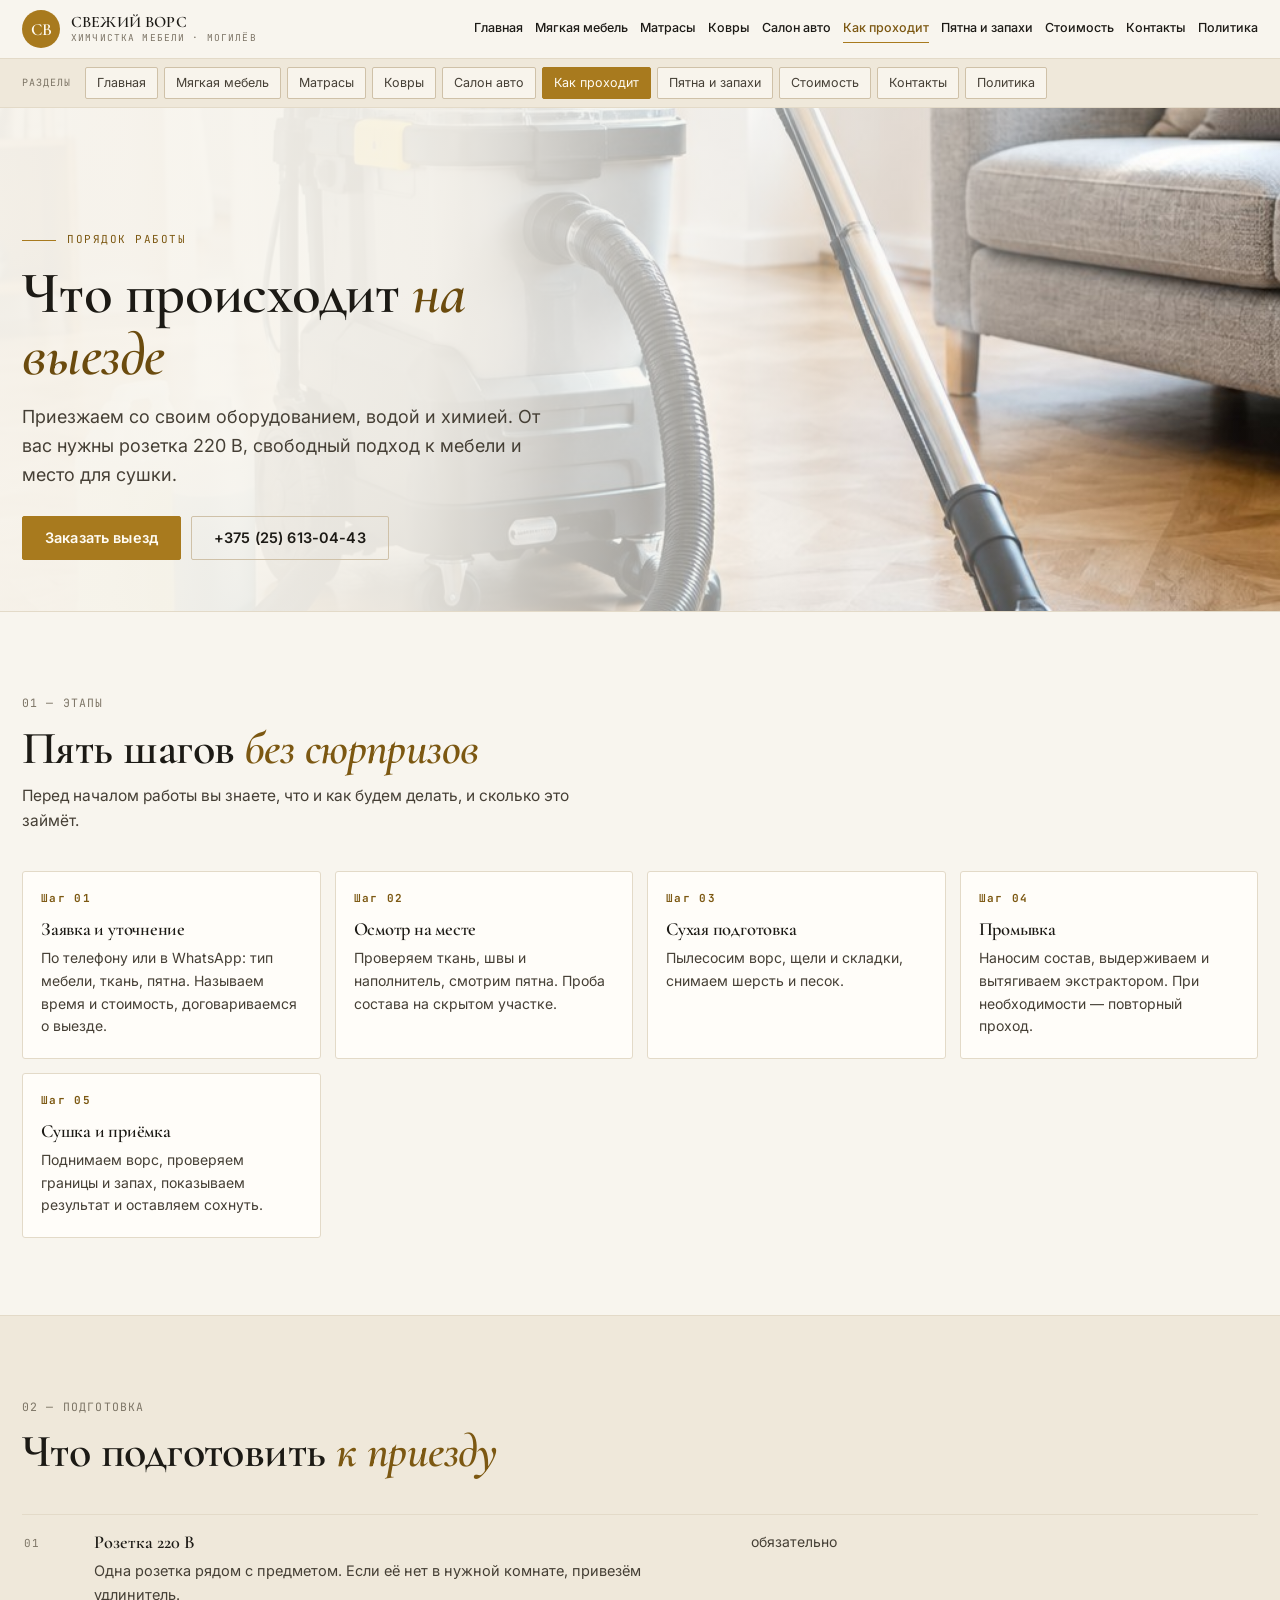
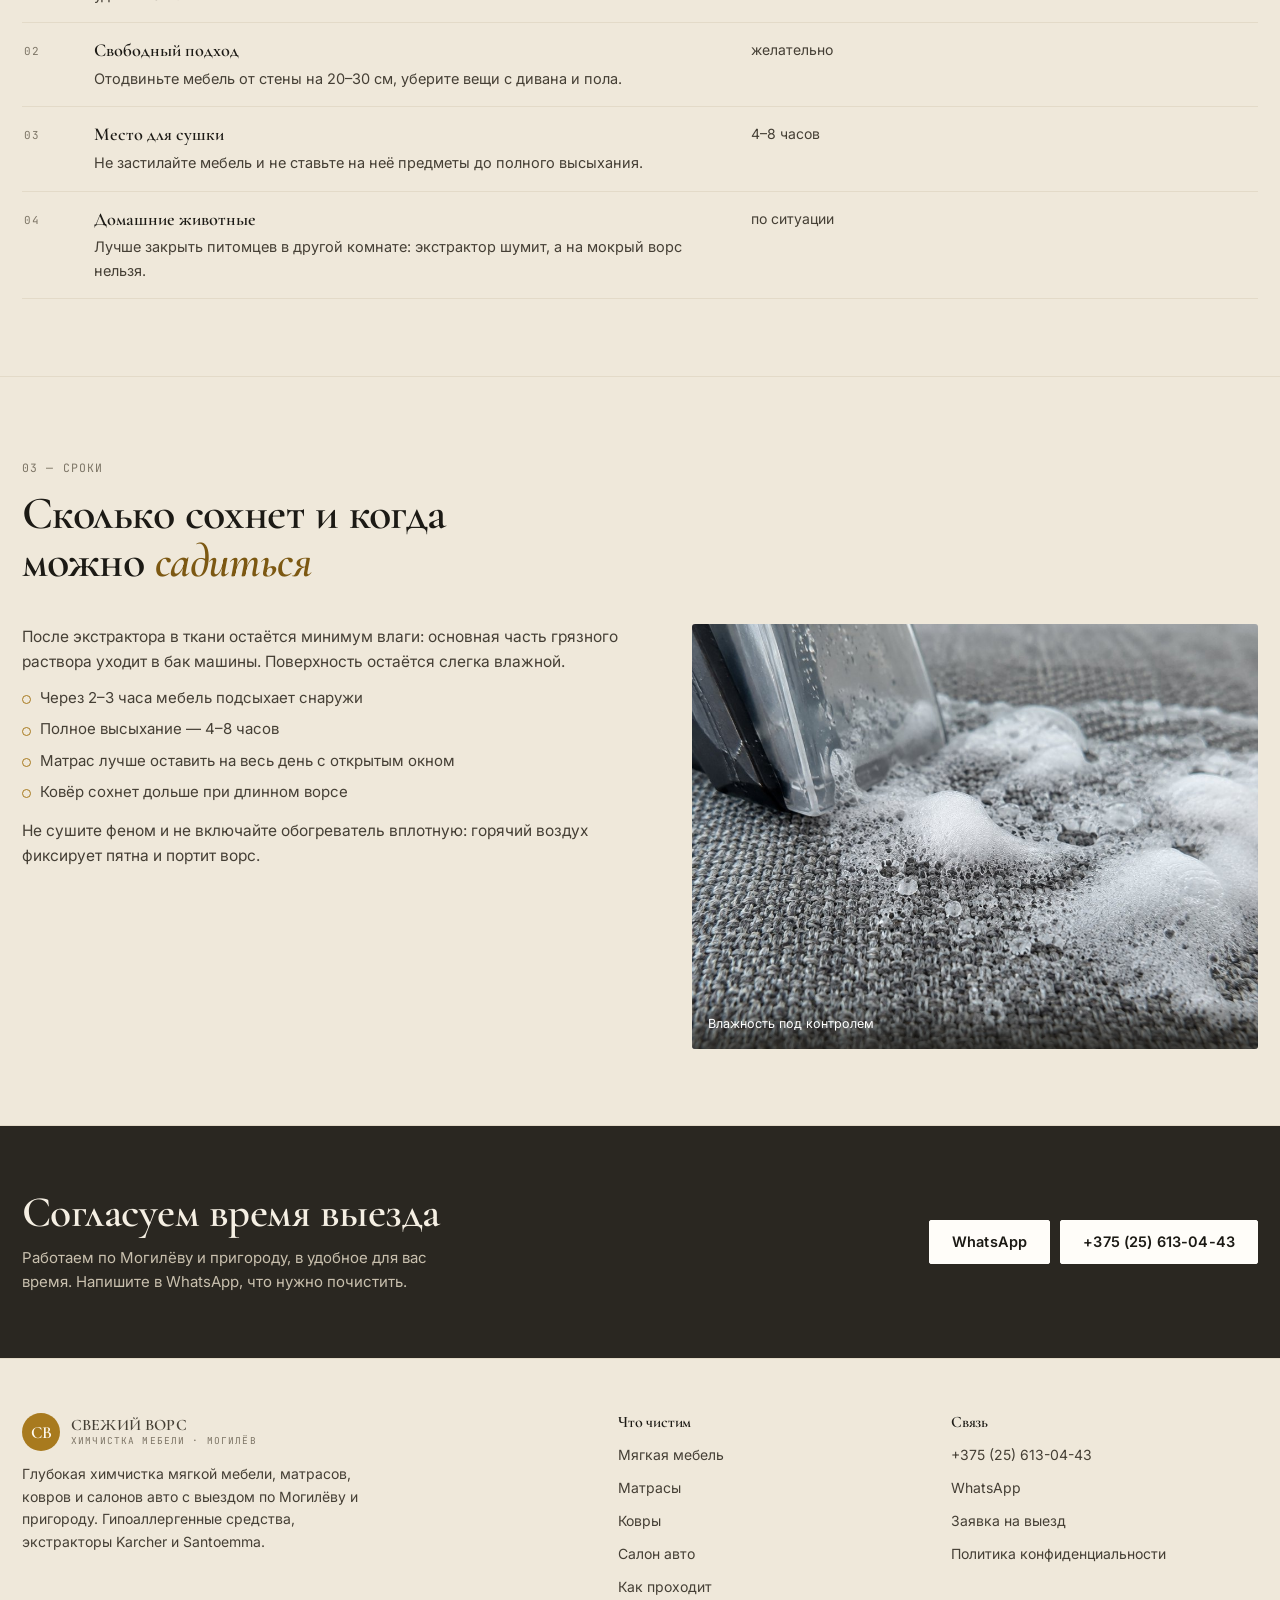
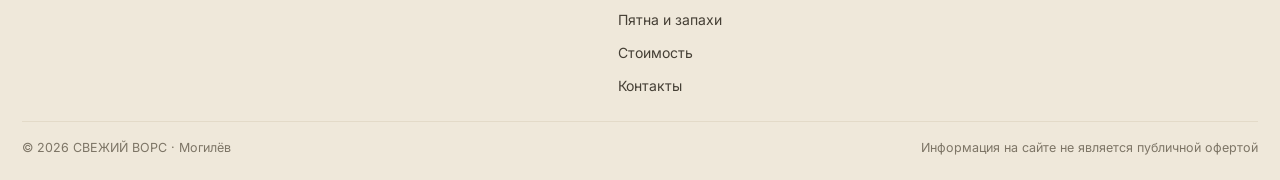
<file: process.html>
<!DOCTYPE html><html lang="ru"><head><meta charset="utf-8"><meta name="viewport" content="width=device-width,initial-scale=1"><title>Как проходит химчистка — выезд, этапы, высыхание</title><meta name="description" content="Как проходит химчистка мебели на дому: осмотр, сухая подготовка, промывка экстрактором, сушка 4–8 часов. Что нужно подготовить к выезду."><link rel="icon" href="data:image/svg+xml,%3Csvg xmlns='http://www.w3.org/2000/svg' viewBox='0 0 64 64'%3E%3Crect width='64' height='64' rx='14' fill='%23A87A1E'/%3E%3Cpath d='M20 44c0-12 6-20 12-24 6 4 12 12 12 24z' fill='%23FFFCF4'/%3E%3C/svg%3E"><style>:root{--paper:#F8F5EE;--paper2:#EFE8DA;--white:#FFFDF9;--ink:#1C1A15;--ink2:#453F35;--muted:#7D7566;--line:#E3DAC8;--line2:#CFC1A8;--gold:#A87A1E;--gold-d:#7C5812;--gold-l:#F3E8CF;--deep:#2A2721;--cream:#F5EFE3;--d:'Cormorant Garamond',Georgia,serif;--b:'Inter',system-ui,sans-serif;--m:'JetBrains Mono',ui-monospace,monospace;--pad:22px;--max:1240px}*{box-sizing:border-box}body{margin:0;background:var(--paper);color:var(--ink);font:400 16px/1.62 var(--b);-webkit-font-smoothing:antialiased}img{max-width:100%;display:block}a{color:inherit;text-decoration:none}button{font:inherit;color:inherit;border:0;background:none;cursor:pointer}h1,h2,h3{margin:0;font-family:var(--d);font-weight:600;line-height:1.04}[hidden]{display:none!important}.wrap{width:min(var(--max),100% - var(--pad)*2);margin-inline:auto}.header{position:sticky;top:0;z-index:60;background:rgba(248,245,238,.94);border-bottom:1px solid var(--line)}.header__in{display:flex;align-items:center;gap:14px;padding:10px 0}.hero{position:relative;isolation:isolate;min-height:clamp(520px,76vh,780px);display:flex;align-items:flex-end;overflow:hidden;border-bottom:1px solid var(--line)}.hero__bg{position:absolute;inset:0;z-index:-2}.hero__bg img{width:100%;height:100%;object-fit:cover}.hero::after{content:'';position:absolute;inset:0;z-index:-1;background:linear-gradient(96deg,rgba(248,245,238,.97) 0%,rgba(248,245,238,.93) 34%,rgba(248,245,238,.52) 62%,rgba(248,245,238,.03) 95%)}.hero__in{padding:clamp(34px,5vw,64px) 0 clamp(30px,4vw,52px)}.hero h1{font-size:clamp(2.5rem,6.4vw,5rem);max-width:16ch;margin:14px 0 0}.hero h1 em{font-style:italic;color:#6B4B0E}.hero__lead{margin-top:16px;max-width:50ch;font-size:clamp(15px,1.5vw,18px);color:var(--ink2)}.hero__acts{display:flex;flex-wrap:wrap;gap:10px;margin-top:26px}.btn{display:inline-flex;align-items:center;justify-content:center;gap:9px;padding:14px 22px;border-radius:2px;background:var(--gold);color:#FFFCF4;font:600 14.5px/1 var(--b);border:1px solid var(--gold)}.btn--ghost{background:transparent;color:var(--ink);border-color:var(--line2)}.btn--light{background:var(--white);color:var(--ink);border-color:var(--white)}.kick{display:inline-flex;align-items:center;gap:11px;font-family:var(--m);font-size:11px;letter-spacing:.14em;text-transform:uppercase;color:var(--gold-d)}.kick::before{content:'';width:34px;height:1px;background:var(--gold)}.mono{font-family:var(--m);font-size:11.5px;letter-spacing:.1em;text-transform:uppercase;color:var(--muted)}.logo{display:flex;align-items:center;gap:11px}.logo__mark{width:38px;height:38px;border-radius:50%;background:var(--gold);color:#FFFCF4;display:flex;align-items:center;justify-content:center;font:600 17px/1 var(--d)}.logo__txt{display:flex;flex-direction:column;line-height:1.15}.logo__txt b{font:600 16px/1.1 var(--d)}.logo__txt i{font-style:normal;font-family:var(--m);font-size:9.5px;letter-spacing:.12em;text-transform:uppercase;color:var(--muted);margin-top:2px}.burger{display:none;width:42px;height:42px;border:1px solid var(--line2);border-radius:2px;align-items:center;justify-content:center;flex-direction:column;gap:4px}.burger i{display:block;width:17px;height:1.5px;background:var(--ink)}.drawer{position:fixed;inset:0;z-index:100;background:rgba(28,26,21,.55);display:flex;justify-content:flex-end}.drawer__in{width:min(420px,100%);background:var(--paper);height:100%;overflow-y:auto;padding:18px 20px 30px}body.is-locked{overflow:hidden}@media(max-width:1099px){.nav,.header__tel,.header__in .btn{display:none}.burger{display:flex;margin-left:auto}.strip{display:none}.mbar{display:flex}}@media(max-width:860px){.hero::after{background:linear-gradient(to top,rgba(248,245,238,.98) 0%,rgba(248,245,238,.96) 52%,rgba(248,245,238,.74) 78%,rgba(248,245,238,.2) 100%)}}</style><link rel="preconnect" href="https://fonts.googleapis.com"><link rel="preconnect" href="https://fonts.gstatic.com" crossorigin><link href="https://fonts.googleapis.com/css2?family=Cormorant+Garamond:ital,wght@0,500;0,600;1,500;1,600&family=Inter:wght@400;500;600&family=JetBrains+Mono:wght@400;500&display=swap" rel="stylesheet"><link rel="stylesheet" href="assets/css/site.v1.css"></head><body><header class="header"><div class="wrap header__in"><a class="logo" href="index.html"><span class="logo__mark">СВ</span><span class="logo__txt"><b>СВЕЖИЙ ВОРС</b><i>химчистка мебели · Могилёв</i></span></a><nav class="nav" aria-label="Основное меню"><a href="index.html">Главная</a><a href="mebel.html">Мягкая мебель</a><a href="matrasy.html">Матрасы</a><a href="kovry.html">Ковры</a><a href="avto.html">Салон авто</a><a href="process.html" class="is-on">Как проходит</a><a href="pyatna.html">Пятна и запахи</a><a href="cena.html">Стоимость</a><a href="kontakty.html">Контакты</a><a href="politika.html">Политика</a></nav><a class="header__tel" href="tel:+375256130443">+375 (25) 613-04-43</a><a class="btn btn--sm" href="kontakty.html">Заказать выезд</a><button class="burger" type="button" aria-label="Меню" aria-expanded="false" aria-controls="drawer"><i></i><i></i><i></i></button></div></header><div class="strip"><div class="wrap strip__in"><span class="mono">Разделы</span><a href="index.html">Главная</a><a href="mebel.html">Мягкая мебель</a><a href="matrasy.html">Матрасы</a><a href="kovry.html">Ковры</a><a href="avto.html">Салон авто</a><a href="process.html" aria-current="page">Как проходит</a><a href="pyatna.html">Пятна и запахи</a><a href="cena.html">Стоимость</a><a href="kontakty.html">Контакты</a><a href="politika.html">Политика</a></div></div><div class="drawer" id="drawer" role="dialog" aria-modal="true" aria-label="Меню" hidden><div class="drawer__in"><div class="drawer__top"><a class="logo" href="index.html"><span class="logo__mark">СВ</span><span class="logo__txt"><b>СВЕЖИЙ ВОРС</b><i>химчистка мебели · Могилёв</i></span></a><button class="burger is-close" type="button" data-close aria-label="Закрыть меню"><i></i><i></i><i></i></button></div><nav><a href="index.html">Главная</a><a href="mebel.html">Мягкая мебель</a><a href="matrasy.html">Матрасы</a><a href="kovry.html">Ковры</a><a href="avto.html">Салон авто</a><a href="process.html">Как проходит</a><a href="pyatna.html">Пятна и запахи</a><a href="cena.html">Стоимость</a><a href="kontakty.html">Контакты</a><a href="politika.html">Политика</a></nav><div class="drawer__act"><a class="btn" href="tel:+375256130443">Позвонить</a><a class="btn btn--ghost" href="https://wa.me/375256130443" target="_blank" rel="noopener">WhatsApp</a></div></div></div><main><section class="hero" style="min-height:clamp(400px,56vh,560px)"><div class="hero__bg"><img src="assets/img/machine.jpg" alt="Экстрактор для химчистки"></div><div class="wrap hero__in"><span class="kick">Порядок работы</span><h1 style="font-size:clamp(2.1rem,4.8vw,3.7rem)">Что происходит <em>на выезде</em></h1><p class="hero__lead">Приезжаем со своим оборудованием, водой и химией. От вас нужны розетка 220 В, свободный подход к мебели и место для сушки.</p><div class="hero__acts"><a class="btn" href="kontakty.html">Заказать выезд</a><a class="btn btn--ghost" href="tel:+375256130443">+375 (25) 613-04-43</a></div></div></section><section class="sect "><div class="wrap"><div class="sect__head sect__head--one"><div><span class="mono">01 — этапы</span><h2>Пять шагов <em>без сюрпризов</em></h2><p>Перед началом работы вы знаете, что и как будем делать, и сколько это займёт.</p></div></div><div class="steps"><div class="step"><b>Шаг 01</b><h3>Заявка и уточнение</h3><p>По телефону или в WhatsApp: тип мебели, ткань, пятна. Называем время и стоимость, договариваемся о выезде.</p></div><div class="step"><b>Шаг 02</b><h3>Осмотр на месте</h3><p>Проверяем ткань, швы и наполнитель, смотрим пятна. Проба состава на скрытом участке.</p></div><div class="step"><b>Шаг 03</b><h3>Сухая подготовка</h3><p>Пылесосим ворс, щели и складки, снимаем шерсть и песок.</p></div><div class="step"><b>Шаг 04</b><h3>Промывка</h3><p>Наносим состав, выдерживаем и вытягиваем экстрактором. При необходимости — повторный проход.</p></div><div class="step"><b>Шаг 05</b><h3>Сушка и приёмка</h3><p>Поднимаем ворс, проверяем границы и запах, показываем результат и оставляем сохнуть.</p></div></div></div></section><section class="sect sect--dim"><div class="wrap"><div class="sect__head sect__head--one"><div><span class="mono">02 — подготовка</span><h2>Что подготовить <em>к приезду</em></h2></div></div><div class="rows"><div class="row"><span class="row__no">01</span><div><b>Розетка 220 В</b><p>Одна розетка рядом с предметом. Если её нет в нужной комнате, привезём удлинитель.</p></div><div class="row__v">обязательно</div></div><div class="row"><span class="row__no">02</span><div><b>Свободный подход</b><p>Отодвиньте мебель от стены на 20–30 см, уберите вещи с дивана и пола.</p></div><div class="row__v">желательно</div></div><div class="row"><span class="row__no">03</span><div><b>Место для сушки</b><p>Не застилайте мебель и не ставьте на неё предметы до полного высыхания.</p></div><div class="row__v">4–8 часов</div></div><div class="row"><span class="row__no">04</span><div><b>Домашние животные</b><p>Лучше закрыть питомцев в другой комнате: экстрактор шумит, а на мокрый ворс нельзя.</p></div><div class="row__v">по ситуации</div></div></div></div></section><section class="sect sect--dim"><div class="wrap"><div class="sect__head sect__head--one"><div><span class="mono">03 — сроки</span><h2>Сколько сохнет и когда можно <em>садиться</em></h2></div></div><div class="split"><div class="prose"><p>После экстрактора в ткани остаётся минимум влаги: основная часть грязного раствора уходит в бак машины. Поверхность остаётся слегка влажной.</p><ul><li>Через 2–3 часа мебель подсыхает снаружи</li><li>Полное высыхание — 4–8 часов</li><li>Матрас лучше оставить на весь день с открытым окном</li><li>Ковёр сохнет дольше при длинном ворсе</li></ul><p>Не сушите феном и не включайте обогреватель вплотную: горячий воздух фиксирует пятна и портит ворс.</p></div><figure class="figure"><img src="assets/img/foam.jpg" alt="Ворс после промывки"><figcaption>Влажность под контролем</figcaption></figure></div></div></section><section class="cta"><div class="wrap cta__in"><div><h2>Согласуем время выезда</h2><p>Работаем по Могилёву и пригороду, в удобное для вас время. Напишите в WhatsApp, что нужно почистить.</p></div><div class="cta__acts"><a class="btn btn--light" href="https://wa.me/375256130443" target="_blank" rel="noopener">WhatsApp</a><a class="btn btn--light" href="tel:+375256130443">+375 (25) 613-04-43</a></div></div></section></main><footer class="footer"><div class="wrap"><div class="footer__top"><div class="footer__about"><a class="logo" href="index.html"><span class="logo__mark">СВ</span><span class="logo__txt"><b>СВЕЖИЙ ВОРС</b><i>химчистка мебели · Могилёв</i></span></a><p>Глубокая химчистка мягкой мебели, матрасов, ковров и салонов авто с выездом по Могилёву и пригороду. Гипоаллергенные средства, экстракторы Karcher и Santoemma.</p></div><div><h4>Что чистим</h4><ul><li><a href="mebel.html">Мягкая мебель</a></li><li><a href="matrasy.html">Матрасы</a></li><li><a href="kovry.html">Ковры</a></li><li><a href="avto.html">Салон авто</a></li><li><a href="process.html">Как проходит</a></li><li><a href="pyatna.html">Пятна и запахи</a></li><li><a href="cena.html">Стоимость</a></li><li><a href="kontakty.html">Контакты</a></li></ul></div><div><h4>Связь</h4><ul><li><a href="tel:+375256130443">+375 (25) 613-04-43</a></li><li><a href="https://wa.me/375256130443" target="_blank" rel="noopener">WhatsApp</a></li><li><a href="kontakty.html">Заявка на выезд</a></li><li><a href="politika.html">Политика конфиденциальности</a></li></ul></div></div><div class="footer__bottom"><span>© 2026 СВЕЖИЙ ВОРС · Могилёв</span><span>Информация на сайте не является публичной офертой</span></div></div></footer><div class="mbar"><a href="tel:+375256130443">Позвонить</a><a href="https://wa.me/375256130443" target="_blank" rel="noopener">WhatsApp</a><a href="kontakty.html">Заявка</a></div><script src="assets/js/main.v1.js" defer></script></body></html>
</file>
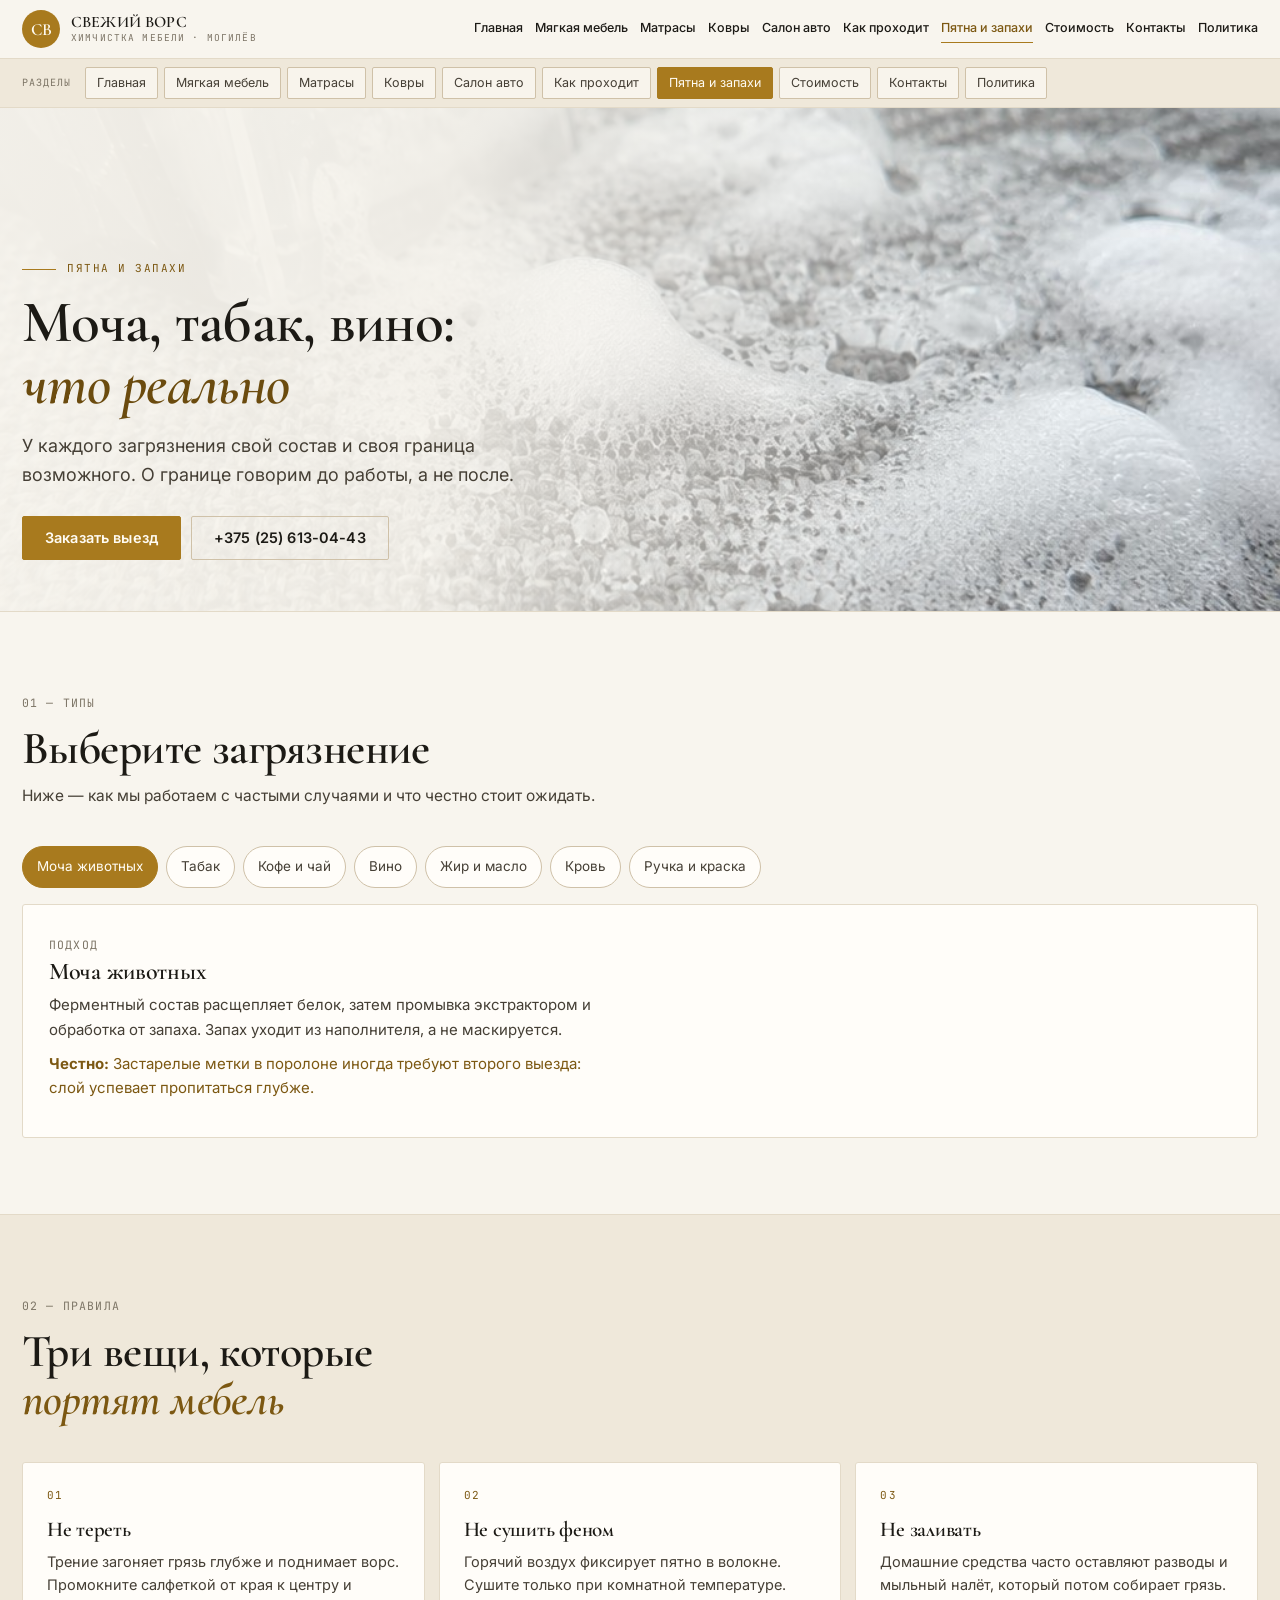
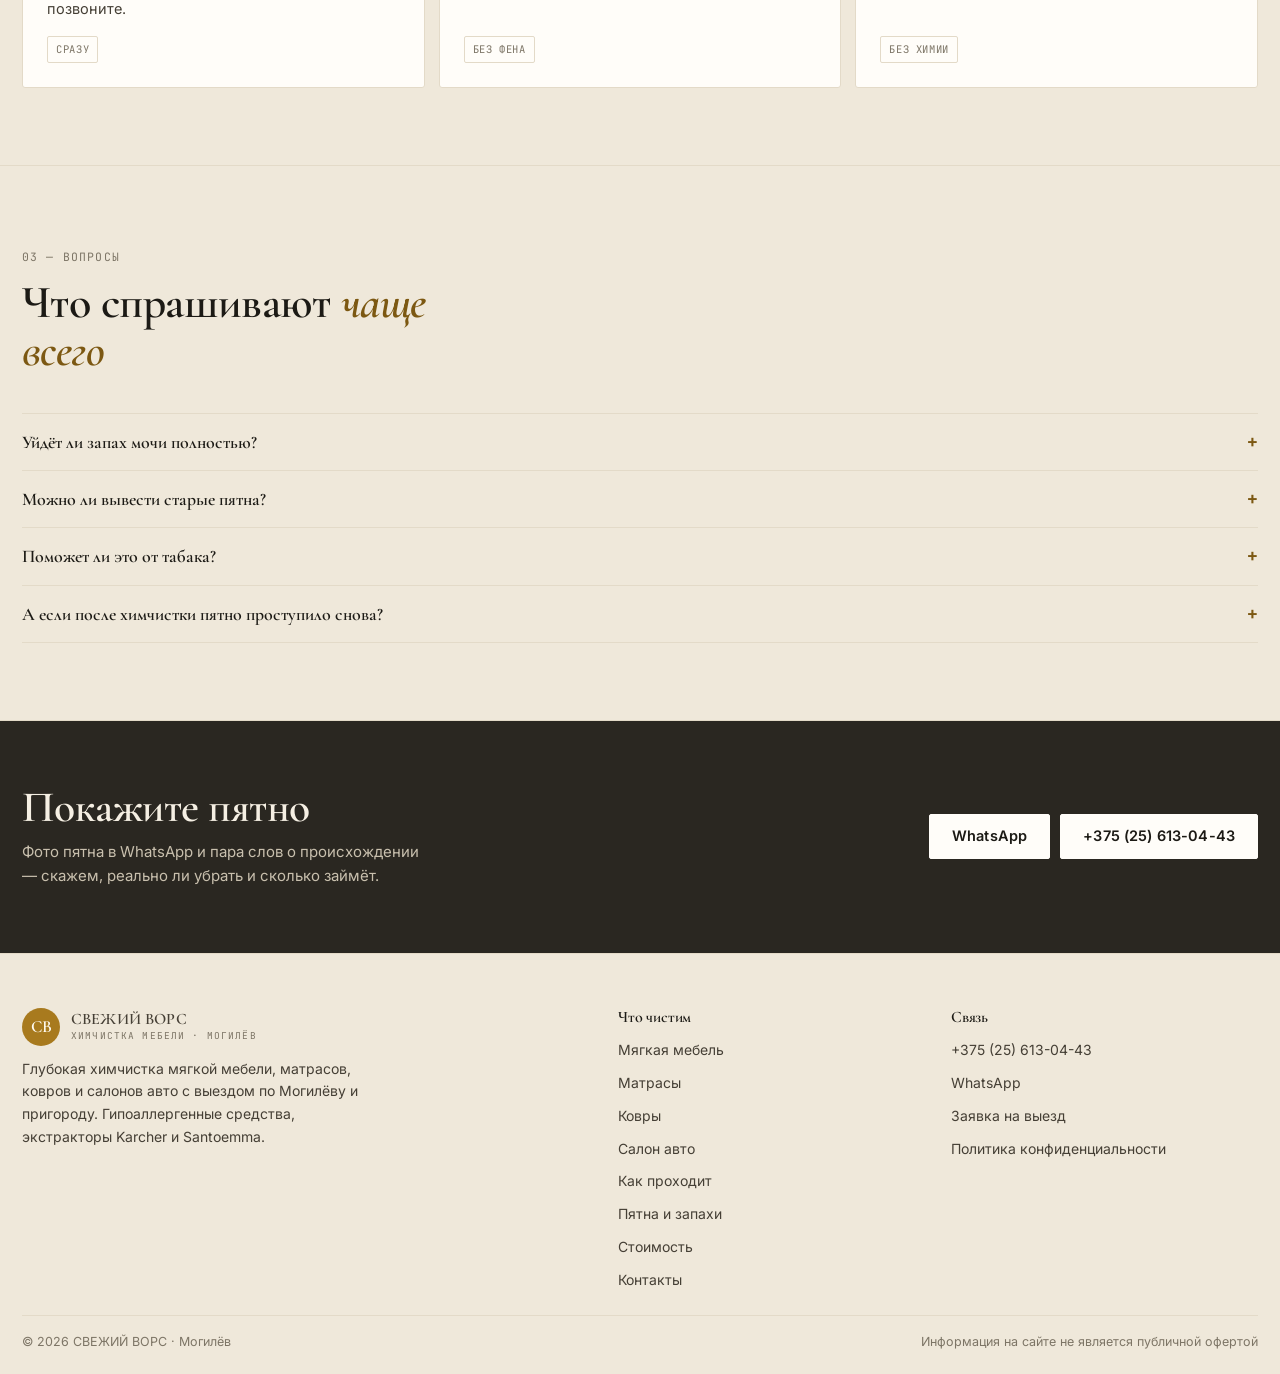
<file: pyatna.html>
<!DOCTYPE html><html lang="ru"><head><meta charset="utf-8"><meta name="viewport" content="width=device-width,initial-scale=1"><title>Пятна и запахи: моча, табак, вино, жир — химчистка в Могилёве</title><meta name="description" content="Как удаляем пятна и запахи с мебели: моча животных, табак, кофе, вино, жир, кровь, краска. Что реально убрать и о чём предупреждаем заранее."><link rel="icon" href="data:image/svg+xml,%3Csvg xmlns='http://www.w3.org/2000/svg' viewBox='0 0 64 64'%3E%3Crect width='64' height='64' rx='14' fill='%23A87A1E'/%3E%3Cpath d='M20 44c0-12 6-20 12-24 6 4 12 12 12 24z' fill='%23FFFCF4'/%3E%3C/svg%3E"><style>:root{--paper:#F8F5EE;--paper2:#EFE8DA;--white:#FFFDF9;--ink:#1C1A15;--ink2:#453F35;--muted:#7D7566;--line:#E3DAC8;--line2:#CFC1A8;--gold:#A87A1E;--gold-d:#7C5812;--gold-l:#F3E8CF;--deep:#2A2721;--cream:#F5EFE3;--d:'Cormorant Garamond',Georgia,serif;--b:'Inter',system-ui,sans-serif;--m:'JetBrains Mono',ui-monospace,monospace;--pad:22px;--max:1240px}*{box-sizing:border-box}body{margin:0;background:var(--paper);color:var(--ink);font:400 16px/1.62 var(--b);-webkit-font-smoothing:antialiased}img{max-width:100%;display:block}a{color:inherit;text-decoration:none}button{font:inherit;color:inherit;border:0;background:none;cursor:pointer}h1,h2,h3{margin:0;font-family:var(--d);font-weight:600;line-height:1.04}[hidden]{display:none!important}.wrap{width:min(var(--max),100% - var(--pad)*2);margin-inline:auto}.header{position:sticky;top:0;z-index:60;background:rgba(248,245,238,.94);border-bottom:1px solid var(--line)}.header__in{display:flex;align-items:center;gap:14px;padding:10px 0}.hero{position:relative;isolation:isolate;min-height:clamp(520px,76vh,780px);display:flex;align-items:flex-end;overflow:hidden;border-bottom:1px solid var(--line)}.hero__bg{position:absolute;inset:0;z-index:-2}.hero__bg img{width:100%;height:100%;object-fit:cover}.hero::after{content:'';position:absolute;inset:0;z-index:-1;background:linear-gradient(96deg,rgba(248,245,238,.97) 0%,rgba(248,245,238,.93) 34%,rgba(248,245,238,.52) 62%,rgba(248,245,238,.03) 95%)}.hero__in{padding:clamp(34px,5vw,64px) 0 clamp(30px,4vw,52px)}.hero h1{font-size:clamp(2.5rem,6.4vw,5rem);max-width:16ch;margin:14px 0 0}.hero h1 em{font-style:italic;color:#6B4B0E}.hero__lead{margin-top:16px;max-width:50ch;font-size:clamp(15px,1.5vw,18px);color:var(--ink2)}.hero__acts{display:flex;flex-wrap:wrap;gap:10px;margin-top:26px}.btn{display:inline-flex;align-items:center;justify-content:center;gap:9px;padding:14px 22px;border-radius:2px;background:var(--gold);color:#FFFCF4;font:600 14.5px/1 var(--b);border:1px solid var(--gold)}.btn--ghost{background:transparent;color:var(--ink);border-color:var(--line2)}.btn--light{background:var(--white);color:var(--ink);border-color:var(--white)}.kick{display:inline-flex;align-items:center;gap:11px;font-family:var(--m);font-size:11px;letter-spacing:.14em;text-transform:uppercase;color:var(--gold-d)}.kick::before{content:'';width:34px;height:1px;background:var(--gold)}.mono{font-family:var(--m);font-size:11.5px;letter-spacing:.1em;text-transform:uppercase;color:var(--muted)}.logo{display:flex;align-items:center;gap:11px}.logo__mark{width:38px;height:38px;border-radius:50%;background:var(--gold);color:#FFFCF4;display:flex;align-items:center;justify-content:center;font:600 17px/1 var(--d)}.logo__txt{display:flex;flex-direction:column;line-height:1.15}.logo__txt b{font:600 16px/1.1 var(--d)}.logo__txt i{font-style:normal;font-family:var(--m);font-size:9.5px;letter-spacing:.12em;text-transform:uppercase;color:var(--muted);margin-top:2px}.burger{display:none;width:42px;height:42px;border:1px solid var(--line2);border-radius:2px;align-items:center;justify-content:center;flex-direction:column;gap:4px}.burger i{display:block;width:17px;height:1.5px;background:var(--ink)}.drawer{position:fixed;inset:0;z-index:100;background:rgba(28,26,21,.55);display:flex;justify-content:flex-end}.drawer__in{width:min(420px,100%);background:var(--paper);height:100%;overflow-y:auto;padding:18px 20px 30px}body.is-locked{overflow:hidden}@media(max-width:1099px){.nav,.header__tel,.header__in .btn{display:none}.burger{display:flex;margin-left:auto}.strip{display:none}.mbar{display:flex}}@media(max-width:860px){.hero::after{background:linear-gradient(to top,rgba(248,245,238,.98) 0%,rgba(248,245,238,.96) 52%,rgba(248,245,238,.74) 78%,rgba(248,245,238,.2) 100%)}}</style><link rel="preconnect" href="https://fonts.googleapis.com"><link rel="preconnect" href="https://fonts.gstatic.com" crossorigin><link href="https://fonts.googleapis.com/css2?family=Cormorant+Garamond:ital,wght@0,500;0,600;1,500;1,600&family=Inter:wght@400;500;600&family=JetBrains+Mono:wght@400;500&display=swap" rel="stylesheet"><link rel="stylesheet" href="assets/css/site.v1.css"></head><body><header class="header"><div class="wrap header__in"><a class="logo" href="index.html"><span class="logo__mark">СВ</span><span class="logo__txt"><b>СВЕЖИЙ ВОРС</b><i>химчистка мебели · Могилёв</i></span></a><nav class="nav" aria-label="Основное меню"><a href="index.html">Главная</a><a href="mebel.html">Мягкая мебель</a><a href="matrasy.html">Матрасы</a><a href="kovry.html">Ковры</a><a href="avto.html">Салон авто</a><a href="process.html">Как проходит</a><a href="pyatna.html" class="is-on">Пятна и запахи</a><a href="cena.html">Стоимость</a><a href="kontakty.html">Контакты</a><a href="politika.html">Политика</a></nav><a class="header__tel" href="tel:+375256130443">+375 (25) 613-04-43</a><a class="btn btn--sm" href="kontakty.html">Заказать выезд</a><button class="burger" type="button" aria-label="Меню" aria-expanded="false" aria-controls="drawer"><i></i><i></i><i></i></button></div></header><div class="strip"><div class="wrap strip__in"><span class="mono">Разделы</span><a href="index.html">Главная</a><a href="mebel.html">Мягкая мебель</a><a href="matrasy.html">Матрасы</a><a href="kovry.html">Ковры</a><a href="avto.html">Салон авто</a><a href="process.html">Как проходит</a><a href="pyatna.html" aria-current="page">Пятна и запахи</a><a href="cena.html">Стоимость</a><a href="kontakty.html">Контакты</a><a href="politika.html">Политика</a></div></div><div class="drawer" id="drawer" role="dialog" aria-modal="true" aria-label="Меню" hidden><div class="drawer__in"><div class="drawer__top"><a class="logo" href="index.html"><span class="logo__mark">СВ</span><span class="logo__txt"><b>СВЕЖИЙ ВОРС</b><i>химчистка мебели · Могилёв</i></span></a><button class="burger is-close" type="button" data-close aria-label="Закрыть меню"><i></i><i></i><i></i></button></div><nav><a href="index.html">Главная</a><a href="mebel.html">Мягкая мебель</a><a href="matrasy.html">Матрасы</a><a href="kovry.html">Ковры</a><a href="avto.html">Салон авто</a><a href="process.html">Как проходит</a><a href="pyatna.html">Пятна и запахи</a><a href="cena.html">Стоимость</a><a href="kontakty.html">Контакты</a><a href="politika.html">Политика</a></nav><div class="drawer__act"><a class="btn" href="tel:+375256130443">Позвонить</a><a class="btn btn--ghost" href="https://wa.me/375256130443" target="_blank" rel="noopener">WhatsApp</a></div></div></div><main><section class="hero" style="min-height:clamp(400px,56vh,560px)"><div class="hero__bg"><img src="assets/img/foam.jpg" alt="Пена на ворсе мебели"></div><div class="wrap hero__in"><span class="kick">Пятна и запахи</span><h1 style="font-size:clamp(2.1rem,4.8vw,3.7rem)">Моча, табак, вино: <em>что реально</em></h1><p class="hero__lead">У каждого загрязнения свой состав и своя граница возможного. О границе говорим до работы, а не после.</p><div class="hero__acts"><a class="btn" href="kontakty.html">Заказать выезд</a><a class="btn btn--ghost" href="tel:+375256130443">+375 (25) 613-04-43</a></div></div></section><section class="sect "><div class="wrap"><div class="sect__head sect__head--one"><div><span class="mono">01 — типы</span><h2>Выберите загрязнение</h2><p>Ниже — как мы работаем с частыми случаями и что честно стоит ожидать.</p></div></div><div data-stains><div class="chips"><button class="chip" type="button" data-stain="urine" aria-pressed="false">Моча животных</button><button class="chip" type="button" data-stain="tobacco" aria-pressed="false">Табак</button><button class="chip" type="button" data-stain="coffee" aria-pressed="false">Кофе и чай</button><button class="chip" type="button" data-stain="wine" aria-pressed="false">Вино</button><button class="chip" type="button" data-stain="fat" aria-pressed="false">Жир и масло</button><button class="chip" type="button" data-stain="blood" aria-pressed="false">Кровь</button><button class="chip" type="button" data-stain="ink" aria-pressed="false">Ручка и краска</button></div><div class="stain"><div data-sd="urine" hidden><span class="mono">Подход</span><h3>Моча животных</h3><p>Ферментный состав расщепляет белок, затем промывка экстрактором и обработка от запаха. Запах уходит из наполнителя, а не маскируется.</p><p style="color:var(--gold-d)"><b>Честно:</b> Застарелые метки в поролоне иногда требуют второго выезда: слой успевает пропитаться глубже.</p></div><div data-sd="tobacco" hidden><span class="mono">Подход</span><h3>Табак</h3><p>Щелочная промывка с последующей нейтрализацией и высушиванием. Запах табака держится в ворсе и наполнителе, поэтому важно не «залить», а вымыть.</p><p style="color:var(--gold-d)"><b>Честно:</b> Если в квартире курят постоянно, эффект вернётся: источник запаха остаётся в воздухе и стенах.</p></div><div data-sd="coffee" hidden><span class="mono">Подход</span><h3>Кофе и чай</h3><p>Кислородный состав на пятно, короткая выдержка, затем экстракция. Работаем от края к центру, чтобы не разнести границу.</p><p style="color:var(--gold-d)"><b>Честно:</b> Старые пятна на светлой ткани могут дать остаточный контур — предупредим до работы.</p></div><div data-sd="wine" hidden><span class="mono">Подход</span><h3>Вино</h3><p>Свежее пятно выводится почти полностью: промывка холодной водой и кислородный состав. Главное — не тереть и не сушить феном.</p><p style="color:var(--gold-d)"><b>Честно:</b> Красное вино, высохшее неделями, часто оставляет лёгкий тон.</p></div><div data-sd="fat" hidden><span class="mono">Подход</span><h3>Жир и масло</h3><p>Обезжириватель с ПАВ, затем промывка тёплым раствором и экстракция. На кухонных уголках работаем по всей плоскости, чтобы не было разницы в тоне.</p><p style="color:var(--gold-d)"><b>Честно:</b> Застарелый жир на подлокотниках уходит за один-два прохода.</p></div><div data-sd="blood" hidden><span class="mono">Подход</span><h3>Кровь</h3><p>Только холодная вода и ферментный состав: горячее закрепляет белок. Промываем и просушиваем.</p><p style="color:var(--gold-d)"><b>Честно:</b> Свежее пятно уходит почти всегда, давнее — до светлого следа.</p></div><div data-sd="ink" hidden><span class="mono">Подход</span><h3>Ручка и краска</h3><p>Работаем растворителем точечно, с проверкой на незаметном участке. После — нейтрализация, чтобы не осталось разводов.</p><p style="color:var(--gold-d)"><b>Честно:</b> Пигмент краски в волокне может остаться частично: честно скажем до начала.</p></div></div></div></div></section><section class="sect sect--dim"><div class="wrap"><div class="sect__head sect__head--one"><div><span class="mono">02 — правила</span><h2>Три вещи, которые <em>портят мебель</em></h2></div></div><div class="cards"><article class="card"><span class="card__n">01</span><h3>Не тереть</h3><p>Трение загоняет грязь глубже и поднимает ворс. Промокните салфеткой от края к центру и позвоните.</p><div class="card__tags"><span>сразу</span></div></article><article class="card"><span class="card__n">02</span><h3>Не сушить феном</h3><p>Горячий воздух фиксирует пятно в волокне. Сушите только при комнатной температуре.</p><div class="card__tags"><span>без фена</span></div></article><article class="card"><span class="card__n">03</span><h3>Не заливать</h3><p>Домашние средства часто оставляют разводы и мыльный налёт, который потом собирает грязь.</p><div class="card__tags"><span>без химии</span></div></article></div></div></section><section class="sect sect--dim"><div class="wrap"><div class="sect__head sect__head--one"><div><span class="mono">03 — вопросы</span><h2>Что спрашивают <em>чаще всего</em></h2></div></div><div class="faq"><details><summary>Уйдёт ли запах мочи полностью?</summary><p>В большинстве случаев да, если метка не ушла глубоко в поролон. Ферментный состав расщепляет источник, затем промываем и обрабатываем от запаха. Застарелые метки иногда требуют второго выезда.</p></details><details><summary>Можно ли вывести старые пятна?</summary><p>Часто да, но не всегда полностью. Пигмент краски, вина или кофе может оставить лёгкий след. Мы скажем об этом после пробы, до начала работы.</p></details><details><summary>Поможет ли это от табака?</summary><p>Запах табака в ворсе и наполнителе убирается промывкой с нейтрализацией. Если в квартире курят постоянно, запах вернётся — источник остаётся в воздухе.</p></details><details><summary>А если после химчистки пятно проступило снова?</summary><p>Так бывает, если загрязнение ушло в наполнитель и поднялось при сушке. Позвоните: приедем и пройдём зону повторно.</p></details></div></div></section><section class="cta"><div class="wrap cta__in"><div><h2>Покажите пятно</h2><p>Фото пятна в WhatsApp и пара слов о происхождении — скажем, реально ли убрать и сколько займёт.</p></div><div class="cta__acts"><a class="btn btn--light" href="https://wa.me/375256130443" target="_blank" rel="noopener">WhatsApp</a><a class="btn btn--light" href="tel:+375256130443">+375 (25) 613-04-43</a></div></div></section></main><footer class="footer"><div class="wrap"><div class="footer__top"><div class="footer__about"><a class="logo" href="index.html"><span class="logo__mark">СВ</span><span class="logo__txt"><b>СВЕЖИЙ ВОРС</b><i>химчистка мебели · Могилёв</i></span></a><p>Глубокая химчистка мягкой мебели, матрасов, ковров и салонов авто с выездом по Могилёву и пригороду. Гипоаллергенные средства, экстракторы Karcher и Santoemma.</p></div><div><h4>Что чистим</h4><ul><li><a href="mebel.html">Мягкая мебель</a></li><li><a href="matrasy.html">Матрасы</a></li><li><a href="kovry.html">Ковры</a></li><li><a href="avto.html">Салон авто</a></li><li><a href="process.html">Как проходит</a></li><li><a href="pyatna.html">Пятна и запахи</a></li><li><a href="cena.html">Стоимость</a></li><li><a href="kontakty.html">Контакты</a></li></ul></div><div><h4>Связь</h4><ul><li><a href="tel:+375256130443">+375 (25) 613-04-43</a></li><li><a href="https://wa.me/375256130443" target="_blank" rel="noopener">WhatsApp</a></li><li><a href="kontakty.html">Заявка на выезд</a></li><li><a href="politika.html">Политика конфиденциальности</a></li></ul></div></div><div class="footer__bottom"><span>© 2026 СВЕЖИЙ ВОРС · Могилёв</span><span>Информация на сайте не является публичной офертой</span></div></div></footer><div class="mbar"><a href="tel:+375256130443">Позвонить</a><a href="https://wa.me/375256130443" target="_blank" rel="noopener">WhatsApp</a><a href="kontakty.html">Заявка</a></div><script src="assets/js/main.v1.js" defer></script></body></html>
</file>
<file: assets/css/site.v1.css>
:root{
--paper:#F8F5EE;--paper2:#EFE8DA;--white:#FFFDF9;--ink:#1C1A15;--ink2:#453F35;--muted:#7D7566;
--line:#E3DAC8;--line2:#CFC1A8;--gold:#A87A1E;--gold-d:#7C5812;--gold-l:#F3E8CF;
--deep:#2A2721;--deep2:#39352C;--cream:#F5EFE3;
--d:'Cormorant Garamond',Georgia,serif;--b:'Inter',system-ui,sans-serif;--m:'JetBrains Mono',ui-monospace,monospace;
--pad:22px;--max:1240px}
*{box-sizing:border-box}
html{-webkit-text-size-adjust:100%;scroll-behavior:smooth}
body{margin:0;background:var(--paper);color:var(--ink);font:400 16px/1.62 var(--b);-webkit-font-smoothing:antialiased}
img{max-width:100%;display:block}
a{color:inherit;text-decoration:none}
button{font:inherit;color:inherit;cursor:pointer;border:0;background:none}
h1,h2,h3,h4{margin:0;font-family:var(--d);font-weight:600;letter-spacing:-.012em;line-height:1.04}
p{margin:0}
ul{margin:0;padding:0;list-style:none}
[hidden]{display:none!important}
.wrap{width:min(var(--max),100% - var(--pad)*2);margin-inline:auto}
.mono{font-family:var(--m);font-size:11.5px;letter-spacing:.1em;text-transform:uppercase;color:var(--muted)}
.kick{display:inline-flex;align-items:center;gap:11px;font-family:var(--m);font-size:11px;letter-spacing:.14em;text-transform:uppercase;color:var(--gold-d)}
.kick::before{content:'';width:34px;height:1px;background:var(--gold)}
.btn{display:inline-flex;align-items:center;justify-content:center;gap:9px;padding:14px 22px;border-radius:2px;background:var(--gold);color:#FFFCF4;font:600 14.5px/1 var(--b);letter-spacing:.01em;border:1px solid var(--gold);transition:background .18s,transform .18s,box-shadow .18s}
.btn:hover{background:var(--gold-d);border-color:var(--gold-d);transform:translateY(-1px);box-shadow:0 10px 22px rgba(124,88,18,.22)}
.btn--ghost{background:transparent;color:var(--ink);border-color:var(--line2)}
.btn--ghost:hover{background:var(--white);border-color:var(--ink);box-shadow:none}
.btn--light{background:var(--white);color:var(--ink);border-color:var(--white)}
.btn--light:hover{background:var(--gold-l);border-color:var(--gold-l);color:var(--gold-d);box-shadow:none}
.btn--sm{padding:11px 16px;font-size:13.5px}
/* шапка */
.header{position:sticky;top:0;z-index:60;background:rgba(248,245,238,.94);backdrop-filter:blur(9px);border-bottom:1px solid var(--line)}
.header__in{display:flex;align-items:center;gap:14px;padding:10px 0}
.logo{display:flex;align-items:center;gap:11px;flex:0 0 auto}
.logo__mark{width:38px;height:38px;border-radius:50%;background:var(--gold);color:#FFFCF4;display:flex;align-items:center;justify-content:center;font:600 17px/1 var(--d)}
.logo__txt{display:flex;flex-direction:column;line-height:1.15}
.logo__txt b{font:600 16px/1.1 var(--d);letter-spacing:.01em}
.logo__txt i{font-style:normal;font-family:var(--m);font-size:9.5px;letter-spacing:.12em;text-transform:uppercase;color:var(--muted);margin-top:2px}
.nav{display:flex;gap:15px;margin-left:auto;font:500 13px/1 var(--b)}
.nav a{padding:7px 0;border-bottom:1px solid transparent;white-space:nowrap}
.nav a:hover,.nav a.is-on{border-color:var(--gold);color:var(--gold-d)}
.header__tel{font:600 14px/1 var(--b);white-space:nowrap}
.header__tel:hover{color:var(--gold-d)}
.burger{display:none;width:42px;height:42px;border:1px solid var(--line2);border-radius:2px;align-items:center;justify-content:center;flex-direction:column;gap:4px}
.burger i{display:block;width:17px;height:1.5px;background:var(--ink);transition:.2s}
.burger.is-close i:first-child{transform:translateY(2.75px) rotate(45deg)}
.burger.is-close i:last-child{transform:translateY(-2.75px) rotate(-45deg)}
.burger.is-close i:nth-child(2){display:none}
/* полоса страниц */
.strip{background:var(--paper2);border-bottom:1px solid var(--line)}
.strip__in{display:flex;align-items:center;gap:6px;overflow-x:auto;padding:8px 0;scrollbar-width:none}
.strip__in::-webkit-scrollbar{display:none}
.strip .mono{flex:0 0 auto;margin-right:8px;font-size:10px}
.strip a{flex:0 0 auto;padding:5px 11px;border:1px solid var(--line2);border-radius:2px;font-size:12.5px;color:var(--ink2);white-space:nowrap;background:rgba(255,253,249,.6)}
.strip a:hover{border-color:var(--gold);color:var(--gold-d)}
.strip a[aria-current]{background:var(--gold);border-color:var(--gold);color:#FFFCF4}
/* панель меню */
.drawer{position:fixed;inset:0;z-index:100;background:rgba(28,26,21,.55);backdrop-filter:blur(3px);display:flex;justify-content:flex-end}
.drawer__in{width:min(420px,100%);background:var(--paper);height:100%;overflow-y:auto;padding:18px 20px 30px;box-shadow:-16px 0 40px rgba(0,0,0,.18);animation:slide .24s ease}
@keyframes slide{from{transform:translateX(24px);opacity:.5}to{transform:none;opacity:1}}
.drawer__top{display:flex;align-items:center;justify-content:space-between;padding-bottom:14px;border-bottom:1px solid var(--line)}
.drawer nav{display:flex;flex-direction:column;margin:8px 0 18px}
.drawer nav a{padding:13px 2px;border-bottom:1px solid var(--line);font:600 21px/1.15 var(--d)}
.drawer nav a:hover{color:var(--gold-d)}
.drawer__act{display:grid;gap:9px}
body.is-locked{overflow:hidden}

/* герой */
.hero{position:relative;isolation:isolate;min-height:clamp(520px,76vh,780px);display:flex;align-items:flex-end;overflow:hidden;border-bottom:1px solid var(--line)}
.hero__bg{position:absolute;inset:0;z-index:-2}
.hero__bg img{width:100%;height:100%;object-fit:cover;object-position:52% 50%}
.hero::after{content:'';position:absolute;inset:0;z-index:-1;background:linear-gradient(96deg,rgba(248,245,238,.97) 0%,rgba(248,245,238,.93) 34%,rgba(248,245,238,.52) 62%,rgba(248,245,238,.03) 95%)}
.hero__in{padding:clamp(34px,5vw,64px) 0 clamp(30px,4vw,52px)}
.hero h1{font-size:clamp(2.5rem,6.4vw,5rem);max-width:16ch;margin:14px 0 0}
.hero h1 em{font-style:italic;color:#6B4B0E}
.hero__lead{margin-top:16px;max-width:50ch;font-size:clamp(15px,1.5vw,18px);color:var(--ink2)}
.hero__acts{display:flex;flex-wrap:wrap;gap:10px;margin-top:26px}
.hero__figs{display:flex;flex-wrap:wrap;gap:10px 34px;margin-top:30px;padding-top:18px;border-top:1px solid var(--line2)}
.hero__figs div{display:flex;flex-direction:column}
.hero__figs b{font:600 25px/1 var(--d)}
.hero__figs span{font-family:var(--m);font-size:10.5px;letter-spacing:.09em;text-transform:uppercase;color:var(--muted);margin-top:4px}
.hero__note{margin-top:14px;font-size:13px;color:var(--muted);max-width:44ch}
/* секции */
.sect{padding:clamp(46px,6vw,84px) 0;border-bottom:1px solid var(--line)}
.sect--dim{background:var(--paper2)}
.sect--dark{background:var(--deep);color:var(--cream);border-color:#4A453A}
.sect--dark h2,.sect--dark h3{color:var(--cream)}
.sect--dark p{color:#D9D1C1}
.sect--dark .mono{color:#B0A692}
.sect--dark .kick{color:#E7C88A}.sect--dark .kick::before{background:#E7C88A}
.sect__head{display:grid;grid-template-columns:minmax(0,1fr) minmax(0,.62fr);gap:clamp(16px,3vw,44px);align-items:end;margin-bottom:clamp(22px,3vw,38px)}
.sect__head h2{font-size:clamp(1.85rem,3.6vw,3rem);margin-top:10px;max-width:22ch}
.sect__head h2 em{font-style:italic;color:var(--gold-d)}
.sect--dark .sect__head h2 em{color:#E7C88A}
.sect__head p{color:var(--ink2);font-size:15.5px;max-width:44ch}
.sect__head--one{grid-template-columns:minmax(0,1fr)}
.sect__head--one p{max-width:60ch;margin-top:10px}
/* карточки */
.cards{display:grid;grid-template-columns:repeat(3,minmax(0,1fr));gap:14px}
.card{background:var(--white);border:1px solid var(--line);border-radius:3px;padding:clamp(16px,2vw,24px);display:flex;flex-direction:column;transition:border-color .18s,transform .18s,box-shadow .18s}
.card:hover{border-color:var(--line2);transform:translateY(-2px);box-shadow:0 14px 30px rgba(42,39,33,.07)}
.card__n{font-family:var(--m);font-size:11px;letter-spacing:.12em;color:var(--gold-d);margin-bottom:12px}
.card h3{font-size:1.32rem;line-height:1.15}
.card p{margin-top:9px;font-size:14.5px;color:var(--ink2)}
.card__tags{display:flex;flex-wrap:wrap;gap:6px;margin-top:auto;padding-top:16px}
.card__tags span{font-family:var(--m);font-size:10.5px;letter-spacing:.06em;text-transform:uppercase;color:var(--muted);border:1px solid var(--line);border-radius:2px;padding:4px 8px}
/* фото-блоки */
.split{display:grid;grid-template-columns:minmax(0,1.05fr) minmax(0,.95fr);gap:clamp(18px,3.4vw,46px);align-items:start}
.figure{margin:0;position:relative;overflow:hidden;border-radius:3px;background:var(--paper2)}
.figure img{width:100%;height:100%;object-fit:cover;aspect-ratio:4/3}
.figure figcaption{position:absolute;left:0;bottom:0;right:0;padding:14px 16px;background:linear-gradient(to top,rgba(28,26,21,.72),transparent);color:#fff;font-size:12.5px}
.prose p{color:var(--ink2);max-width:64ch;margin-bottom:12px;font-size:15.5px}
.prose p:last-child{margin-bottom:0}
.prose h3{font-size:1.45rem;margin:20px 0 8px}
.prose ul{display:grid;gap:7px;margin:10px 0 14px}
.prose li{position:relative;padding-left:18px;color:var(--ink2);font-size:15px}
.prose li::before{content:'';position:absolute;left:0;top:.62em;width:7px;height:7px;border:1px solid var(--gold);border-radius:50%}
.sect--dark .prose p,.sect--dark .prose li{color:#D9D1C1}
/* шаги */
.steps{display:grid;grid-template-columns:repeat(4,minmax(0,1fr));gap:14px;counter-reset:s}
.step{background:var(--white);border:1px solid var(--line);border-radius:3px;padding:18px 18px 20px;position:relative}
.step b{display:block;font-family:var(--m);font-size:11px;letter-spacing:.12em;color:var(--gold-d);margin-bottom:10px}
.step h3{font-size:1.16rem;line-height:1.2}
.step p{margin-top:7px;font-size:14px;color:var(--ink2)}
/* строки-факты */
.rows{border-top:1px solid var(--line)}
.row{display:grid;grid-template-columns:44px minmax(0,1fr) minmax(0,.8fr);gap:clamp(10px,2vw,26px);padding:16px 2px;border-bottom:1px solid var(--line);align-items:start}
.row__no{font-family:var(--m);font-size:11px;letter-spacing:.1em;color:var(--muted);padding-top:4px}
.row b{font:600 1.14rem/1.25 var(--d);display:block}
.row p{margin-top:5px;font-size:14.5px;color:var(--ink2)}
.row__v{font-size:14px;color:var(--ink2)}
/* конфигуратор */
.cfg{display:grid;grid-template-columns:minmax(0,1.12fr) minmax(0,.88fr);gap:clamp(16px,3vw,30px);align-items:start}
.cfg__list{background:var(--white);border:1px solid var(--line);border-radius:3px;overflow:hidden}
.cfg__i{display:flex;align-items:center;gap:12px;padding:13px 15px;border-bottom:1px solid var(--line)}
.cfg__i:last-child{border-bottom:0}
.cfg__i b{font:500 14.5px/1.3 var(--b);flex:1}
.cfg__i small{font-family:var(--m);font-size:10.5px;letter-spacing:.06em;text-transform:uppercase;color:var(--muted)}
.stp{display:flex;align-items:center;gap:2px;border:1px solid var(--line2);border-radius:2px;overflow:hidden;flex:0 0 auto}
.stp button{width:32px;height:32px;display:flex;align-items:center;justify-content:center;font-size:16px;color:var(--ink2);background:var(--white)}
.stp button:hover{background:var(--gold-l);color:var(--gold-d)}
.stp span{min-width:26px;text-align:center;font:600 14px/1 var(--b)}
.cfg__out{background:var(--deep);color:var(--cream);border-radius:3px;padding:clamp(18px,2.4vw,26px);position:sticky;top:86px}
.cfg__out .mono{color:#B0A692}
.cfg__out h3{color:var(--cream);font-size:1.5rem;margin:8px 0 14px}
.cfg__sum{display:grid;gap:9px;border-top:1px solid #4A453A;border-bottom:1px solid #4A453A;padding:13px 0;margin-bottom:14px}
.cfg__sum div{display:flex;justify-content:space-between;gap:12px;font-size:14px;color:#D9D1C1}
.cfg__sum b{color:var(--cream);font-weight:600}
.cfg__need{font-size:13.5px;color:#C9C0AE;margin-bottom:16px}
.cfg__out .btn{width:100%}
/* пятна */
.chips{display:flex;flex-wrap:wrap;gap:8px;margin-bottom:16px}
.chip{padding:9px 14px;border:1px solid var(--line2);border-radius:999px;background:var(--white);font-size:13.5px;color:var(--ink2);transition:.16s}
.chip:hover{border-color:var(--gold);color:var(--gold-d)}
.chip[aria-pressed="true"]{background:var(--gold);border-color:var(--gold);color:#FFFCF4}
.stain{background:var(--white);border:1px solid var(--line);border-radius:3px;padding:clamp(18px,2.4vw,26px);min-height:190px}
.stain h3{font-size:1.5rem;margin-bottom:8px}
.stain p{font-size:15px;color:var(--ink2);margin-bottom:10px;max-width:62ch}
.stain .mono{display:inline-block;margin-bottom:6px}
/* галерея */
.gal{display:grid;grid-template-columns:repeat(4,minmax(0,1fr));gap:10px}
.gal figure{margin:0;position:relative;overflow:hidden;border-radius:3px;background:var(--paper2)}
.gal img{width:100%;height:100%;object-fit:cover;aspect-ratio:1/1;transition:transform .5s}
.gal figure:hover img{transform:scale(1.04)}
/* аккордеон */
.faq{border-top:1px solid var(--line)}
.faq details{border-bottom:1px solid var(--line)}
.faq summary{display:flex;align-items:flex-start;gap:14px;padding:16px 0;font:600 1.12rem/1.35 var(--d);cursor:pointer;list-style:none}
.faq summary::-webkit-details-marker{display:none}
.faq summary::after{content:'+';margin-left:auto;font-family:var(--m);font-size:18px;color:var(--gold-d);transition:transform .2s}
.faq details[open] summary::after{transform:rotate(45deg)}
.faq p{padding:0 0 16px;color:var(--ink2);font-size:15px;max-width:76ch}
/* заметка */
.note{border-left:2px solid var(--gold);background:var(--gold-l);padding:14px 17px;border-radius:0 3px 3px 0;font-size:14.5px;color:var(--ink2)}
.note b{color:var(--ink)}
/* форма */
.form{display:grid;gap:11px;background:var(--white);border:1px solid var(--line);border-radius:3px;padding:clamp(18px,2.4vw,26px)}
.form label{display:grid;gap:6px;font-family:var(--m);font-size:10.5px;letter-spacing:.1em;text-transform:uppercase;color:var(--muted)}
.form input,.form textarea,.form select{font:400 15px/1.45 var(--b);color:var(--ink);background:var(--paper);border:1px solid var(--line2);border-radius:2px;padding:11px 13px;width:100%}
.form input:focus,.form textarea:focus,.form select:focus{outline:2px solid var(--gold);outline-offset:1px}
.form textarea{min-height:88px;resize:vertical}
.form .btn{margin-top:4px}
.form__note{font-size:12px;color:var(--muted)}
/* CTA */
.cta{background:var(--deep);color:var(--cream);padding:clamp(40px,5vw,68px) 0}
.cta__in{display:grid;grid-template-columns:minmax(0,1fr) auto;gap:26px;align-items:center}
.cta h2{font-size:clamp(1.8rem,3.4vw,2.9rem);color:var(--cream);max-width:20ch}
.cta h2 em{font-style:italic;color:#E7C88A}
.cta p{color:#C9C0AE;margin-top:10px;max-width:46ch;font-size:15px}
.cta__acts{display:flex;flex-wrap:wrap;gap:10px}
/* подвал */
.footer{background:var(--paper2);padding:clamp(34px,4.4vw,54px) 0 22px;border-top:1px solid var(--line)}
.footer__top{display:grid;grid-template-columns:1.3fr .7fr .7fr;gap:26px;padding-bottom:22px;border-bottom:1px solid var(--line)}
.footer__about p{margin-top:12px;font-size:14px;color:var(--ink2);max-width:38ch}
.footer h4{font:600 1rem/1.2 var(--d);margin-bottom:10px}
.footer ul{display:grid;gap:7px}
.footer a{font-size:14px;color:var(--ink2)}
.footer a:hover{color:var(--gold-d)}
.footer__bottom{display:flex;flex-wrap:wrap;gap:10px 22px;justify-content:space-between;padding-top:16px;font-size:12.5px;color:var(--muted)}
/* мобильная полоса */
.mbar{display:none;position:fixed;left:0;right:0;bottom:0;z-index:70;background:rgba(255,253,249,.97);border-top:1px solid var(--line);padding:8px 10px calc(8px + env(safe-area-inset-bottom));gap:8px;backdrop-filter:blur(8px)}
.mbar a{flex:1;display:flex;align-items:center;justify-content:center;padding:11px 6px;border:1px solid var(--line2);border-radius:2px;font:600 13px/1 var(--b)}
.mbar a:first-child{background:var(--gold);border-color:var(--gold);color:#FFFCF4}
/* адаптив */
@media(max-width:1099px){
.nav,.header__tel,.header__in .btn{display:none}
.burger{display:flex;margin-left:auto}
.strip{display:none}
.mbar{display:flex}
body{padding-bottom:62px}
.cards{grid-template-columns:1fr 1fr}
.steps{grid-template-columns:1fr 1fr}
.gal{grid-template-columns:1fr 1fr}
.cfg{grid-template-columns:minmax(0,1fr)}
.cfg__out{position:static}
}
@media(max-width:860px){
.hero{min-height:clamp(460px,72vh,620px)}
.hero::after{background:linear-gradient(to top,rgba(248,245,238,.98) 0%,rgba(248,245,238,.96) 52%,rgba(248,245,238,.74) 78%,rgba(248,245,238,.2) 100%)}
.sect__head{grid-template-columns:minmax(0,1fr)}
.split{grid-template-columns:minmax(0,1fr)}
.cta__in{grid-template-columns:minmax(0,1fr)}
.footer__top{grid-template-columns:1fr 1fr}
.row{grid-template-columns:34px minmax(0,1fr)}
.row__v{grid-column:2}
}
@media(max-width:640px){
:root{--pad:15px}
.hero h1{font-size:clamp(2.1rem,9vw,2.9rem)}
.hero__figs{gap:10px 22px}
.cards{grid-template-columns:minmax(0,1fr)}
.steps{grid-template-columns:minmax(0,1fr)}
.footer__top{grid-template-columns:minmax(0,1fr)}
}
/* подгонка шапки: десять пунктов меню */
@media(max-width:1500px){.header__in .btn{display:none}}
@media(max-width:1320px){.header__tel{display:none}.nav{gap:12px;font-size:12.5px}}
</file>
